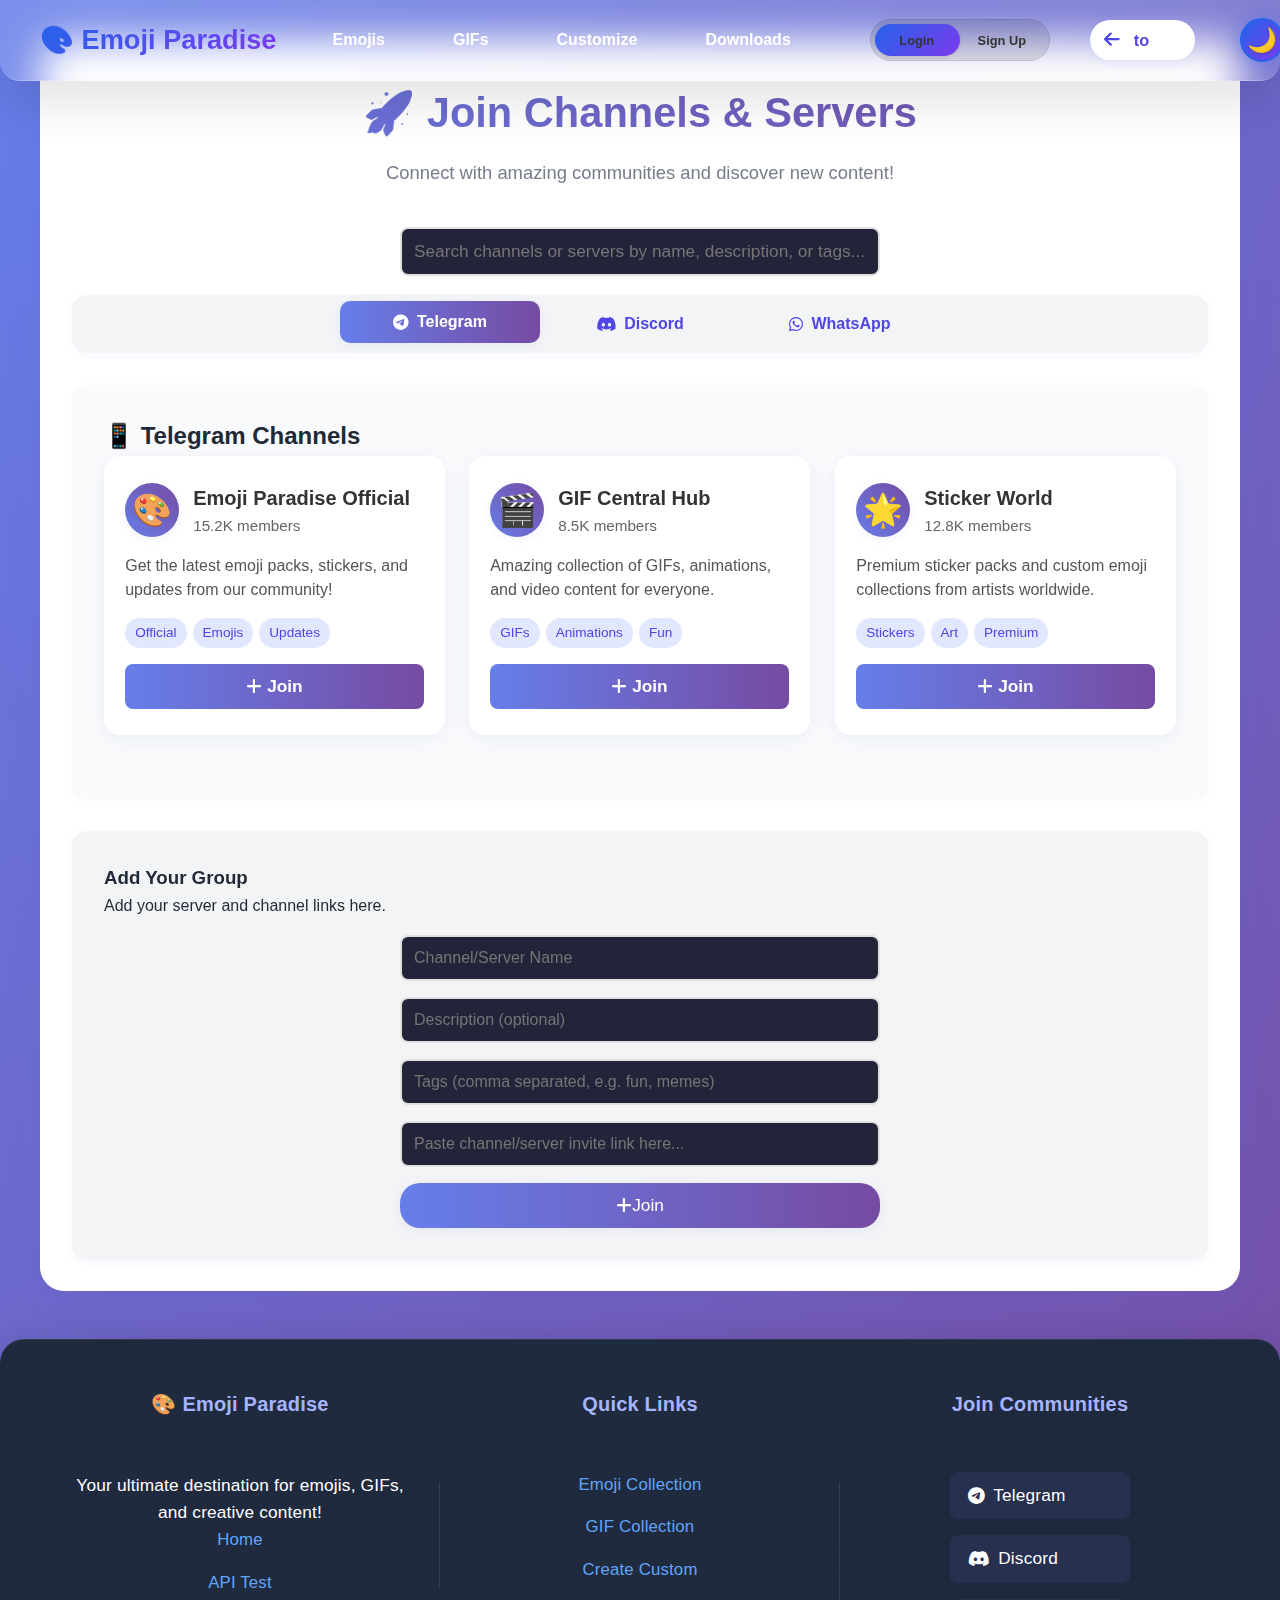
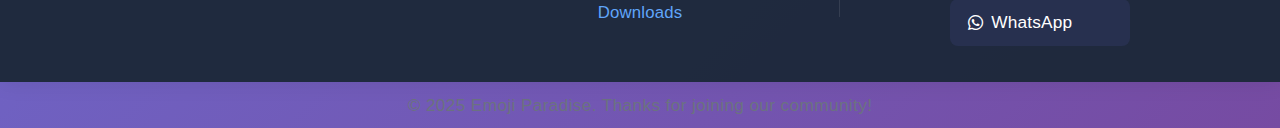
<file: join-channels.html>
<!DOCTYPE html>
<html lang="en">
<head>
    <meta charset="UTF-8">
    <meta name="viewport" content="width=device-width, initial-scale=1.0">
    <title>Join Channels & Servers - Emoji Paradise</title>
    <link rel="stylesheet" href="style.css">
    <link href="https://cdnjs.cloudflare.com/ajax/libs/font-awesome/6.0.0/css/all.min.css" rel="stylesheet">
    <script src="theme.js"></script>
    <script src="auth.js"></script>
    <script>
    // Override auth functions immediately after auth.js loads for join-channels page
    (function() {
        // Wait for auth.js to be ready
        function initJoinChannelsAuth() {
            console.log('Initializing join-channels auth overrides...');
            
            // Override showAuthModal
            window.showAuthModal = function(type) {
                console.log('Join-channels showAuthModal called with:', type);
                var modal = document.getElementById('auth-modal');
                if (!modal) {
                    console.error('Modal not found!');
                    return;
                }
                
                console.log('Modal found, current classes:', modal.className);
                console.log('Modal current display:', getComputedStyle(modal).display);
                
                // Remove any inline styles that might conflict and add active class
                modal.style.display = '';
                modal.classList.add('active');
                
                console.log('Added active class, new classes:', modal.className);
                console.log('New display style:', getComputedStyle(modal).display);
                console.log('Visibility:', getComputedStyle(modal).visibility);
                console.log('Opacity:', getComputedStyle(modal).opacity);
                
                var loginForm = document.getElementById('login-form');
                var signupForm = document.getElementById('signup-form');
                
                console.log('Forms found - Login:', !!loginForm, 'Signup:', !!signupForm);
                
                if (loginForm && signupForm) {
                    // Hide all forms first and remove active classes
                    loginForm.style.display = 'none';
                    loginForm.classList.remove('active');
                    signupForm.style.display = 'none';
                    signupForm.classList.remove('active');
                    
                    // Show the correct form with both display and active class
                    if (type === 'login') {
                        loginForm.style.display = 'block';
                        loginForm.classList.add('active');
                        console.log('Showing login form with active class');
                    } else if (type === 'signup') {
                        signupForm.style.display = 'block';
                        signupForm.classList.add('active');
                        console.log('Showing signup form with active class');
                    }
                }
                
                // Update nav button states
                var loginBtn = document.getElementById('nav-login-btn');
                var signupBtn = document.getElementById('nav-signup-btn');
                if (loginBtn && signupBtn) {
                    loginBtn.classList.remove('active');
                    signupBtn.classList.remove('active');
                    if (type === 'signup') {
                        signupBtn.classList.add('active');
                    } else {
                        loginBtn.classList.add('active');
                    }
                    console.log('Updated nav button states');
                }
                
                // Focus first input
                setTimeout(function() {
                    var input = (type === 'login') ? document.getElementById('login-username') : document.getElementById('signup-username');
                    if (input) {
                        input.focus();
                        console.log('Focused input:', input.id);
                    }
                }, 100);
                
                console.log('Modal should now be visible with active class:', modal.classList.contains('active'));
            };
            
            // Override closeAuthModal
            window.closeAuthModal = function() {
                console.log('Join-channels closeAuthModal called');
                var modal = document.getElementById('auth-modal');
                if (modal) {
                    modal.classList.remove('active');
                    
                    // Also reset form states
                    var loginForm = document.getElementById('login-form');
                    var signupForm = document.getElementById('signup-form');
                    if (loginForm) {
                        loginForm.style.display = 'none';
                        loginForm.classList.remove('active');
                    }
                    if (signupForm) {
                        signupForm.style.display = 'none';
                        signupForm.classList.remove('active');
                    }
                    
                    // Reset nav button states
                    var loginBtn = document.getElementById('nav-login-btn');
                    var signupBtn = document.getElementById('nav-signup-btn');
                    if (loginBtn && signupBtn) {
                        loginBtn.classList.remove('active');
                        signupBtn.classList.remove('active');
                    }
                }
            };
            
            // Add form handlers
            window.handleLogin = function(e) { 
                e.preventDefault(); 
                closeAuthModal(); 
                alert('Login submitted!'); 
            };
            
            window.handleSignup = function(e) { 
                e.preventDefault(); 
                closeAuthModal(); 
                alert('Signup submitted!'); 
            };
            
            // Close modal only when clicking outside modal-content
            document.addEventListener('mousedown', function(e) {
                var modal = document.getElementById('auth-modal');
                if (!modal || !modal.classList.contains('active')) return;
                var modalContent = modal.querySelector('.modal-content');
                if (e.target === modal && !modalContent.contains(e.target)) closeAuthModal();
                // If click is directly on modal (background), close
                if (e.target === modal) closeAuthModal();
            });
            
            // Close modal on Escape key
            document.addEventListener('keydown', function(e) {
                if (e.key === 'Escape') closeAuthModal();
            });
            
            console.log('Join-channels auth overrides ready!');
        }
        
        // Initialize immediately or wait for DOM
        if (document.readyState === 'loading') {
            document.addEventListener('DOMContentLoaded', initJoinChannelsAuth);
        } else {
            initJoinChannelsAuth();
        }
    })();
    </script>
</head>
    <body>
        <header>
        <!-- Login/Signup Modal (copied from index.html, minimal) -->
        <div id="auth-modal" class="modal" role="dialog" aria-modal="true" aria-labelledby="auth-modal-title">
            <div class="modal-content auth-container animated-modal" tabindex="-1">
                <div class="auth-close" onclick="closeAuthModal()" aria-label="Close authentication modal">
                    <span></span>
                    <span></span>
                </div>
                <div class="auth-illustration auth-illustration-center">
                    <span class="emoji" id="auth-emoji inline">🔒</span>
                </div>
                <div class="auth-modal-logo auth-modal-logo-flex">
                    <h1 id="auth-modal-title" class="auth-modal-logo-title">Emoji Paradise</h1>
                    <span>Authentication Modal</span>
                </div>
                <div class="auth-content">
                    <form id="login-form" class="auth-form animated-form" onsubmit="handleLogin(event)">
                        <div class="form-header form-header-center">
                            <h2 class="form-header-title-mb">Welcome Back!</h2>
                            <p class="subtitle form-header-subtitle-mb">Login to continue to your account</p>
                        </div>
                        <div class="form-group form-group-mb">
                            <div class="input-group">
                                <input type="text" id="login-username" required autocomplete="username" placeholder=" " aria-label="Username">
                                <label for="login-username">Username</label>
                                <span class="input-icon"><i class="fas fa-user"></i></span>
                                <div class="input-underline"></div>
                            </div>
                        </div>
                        <div class="form-group form-group-mb">
                            <div class="input-group">
                                <input type="password" id="login-password" required autocomplete="current-password" placeholder=" " aria-label="Password">
                                <label for="login-password">Password</label>
                                <span class="input-icon"><i class="fas fa-lock"></i></span>
                                <div class="input-underline"></div>
                            </div>
                        </div>
                        <button type="submit" class="btn btn-primary btn-block btn-animate btn-block-mb">
                            <span class="btn-text">Login</span>
                        </button>
                    </form>
                    <form id="signup-form" class="auth-form animated-form" onsubmit="handleSignup(event)">
                        <div class="form-header form-header-center">
                            <h2 class="form-header-title-mb">Create Account</h2>
                            <p class="subtitle form-header-subtitle-mb">Join our emoji paradise community</p>
                        </div>
                        <div class="form-group form-group-mb">
                            <div class="input-group">
                                <input type="text" id="signup-username" required autocomplete="username" placeholder=" " aria-label="Username">
                                <label for="signup-username">Username</label>
                                <span class="input-icon"><i class="fas fa-user"></i></span>
                                <div class="input-underline"></div>
                            </div>
                        </div>
                        <div class="form-group form-group-mb">
                            <div class="input-group">
                                <input type="email" id="signup-email" required placeholder=" " aria-label="Email">
                                <label for="signup-email">Email</label>
                                <span class="input-icon"><i class="fas fa-envelope"></i></span>
                                <div class="input-underline"></div>
                            </div>
                        </div>
                        <div class="form-group form-group-mb-small">
                            <div class="input-group">
                                <input type="password" id="signup-password" required autocomplete="new-password" placeholder=" " aria-label="Password">
                                <label for="signup-password">Password</label>
                                <span class="input-icon"><i class="fas fa-lock"></i></span>
                                <div class="input-underline"></div>
                            </div>
                        </div>
                        <button type="submit" class="btn btn-primary btn-block btn-animate btn-block-mb">
                            <span class="btn-text">Sign Up</span>
                        </button>
                    </form>
                </div>
            </div>
        </div>
            <nav class="navbar">
                <div class="nav-container">
                    <div class="logo" style="flex: 0 0 auto; display: flex; align-items: center; justify-content: flex-start; min-width: 0;">
                        <h1 style="font-size: 1.7rem; margin: 0; white-space: nowrap; overflow: visible; text-overflow: unset; max-width: none; text-align: left;">
                            <a href="index.html" style="color: inherit; text-decoration: none;">🎨 Emoji Paradise</a>
                        </h1>
                    </div>
                    <div class="hamburger" onclick="toggleMenu()">
                        <span></span>
                        <span></span>
                        <span></span>
                    </div>
                    <ul class="nav-menu">
                        <li><a href="index.html#emojis" class="nav-link">Emojis</a></li>
                        <li><a href="index.html#gifs" class="nav-link">GIFs</a></li>
                        <li><a href="index.html#customize" class="nav-link">Customize</a></li>
                        <li><a href="index.html#downloads" class="nav-link">Downloads</a></li>
                        <li><a href="join-channels.html" class="nav-link join-btn active" id="join-channels-btn" style="display:none;">Join Channels/Servers</a></li>
                        <li class="nav-item auth-container">
                            <div class="auth-toggle">
                                <button type="button" class="auth-btn" data-tab="login" id="nav-login-btn" onclick="showAuthModal('login')">Login</button>
                                <button type="button" class="auth-btn" data-tab="signup" id="nav-signup-btn" onclick="showAuthModal('signup')">Sign Up</button>
                                <span class="auth-slider"></span>
                            </div>
                        </li>
                        <li class="nav-item">
                            <a href="index.html" class="nav-link back-to-main">
                                <i class="fas fa-arrow-left"></i> Back to Main
                            </a>
                        </li>
                    </ul>
                </div>
            </nav>
        </header>
        <script>
        // Add theme toggle button to nav if not present (for consistency with index.html)
        document.addEventListener('DOMContentLoaded', function() {
            if (!document.querySelector('.theme-toggle')) {
                if (typeof initTheme === 'function') initTheme();
            }
            
            // Initialize auth system if available
            if (typeof initAuth === 'function') {
                initAuth().catch(function(error) {
                    console.log('Auth initialization failed, using fallback:', error);
                });
            }
            
            // Test the auth modal functions and structure
            console.log('Testing auth functions...');
            console.log('showAuthModal available:', typeof window.showAuthModal);
            console.log('closeAuthModal available:', typeof window.closeAuthModal);
            
            // Check modal structure
            const modal = document.getElementById('auth-modal');
            const loginForm = document.getElementById('login-form');
            const signupForm = document.getElementById('signup-form');
            console.log('Modal found:', !!modal);
            console.log('Login form found:', !!loginForm);
            console.log('Signup form found:', !!signupForm);
            
            // Ensure forms are initially hidden
            if (loginForm) {
                loginForm.style.display = 'none';
                console.log('Login form hidden initially');
            }
            if (signupForm) {
                signupForm.style.display = 'none';
                console.log('Signup form hidden initially');
            }
        });
        </script>

    <main>
    <div class="join-channels-container">
        <div class="join-header animate-fade-in-up" data-animate>
            <h1>🚀 Join Channels & Servers</h1>
            <p>Connect with amazing communities and discover new content!</p>
        </div>

        <!-- Search Bar -->
        <div class="search-bar-container animate-fade-in-up" data-animate style="max-width:480px;margin:0 auto 1.2rem auto;">
            <input type="text" id="channel-search" class="custom-join-input" placeholder="Search channels or servers by name, description, or tags..." oninput="filterChannels()" style="width:100%;font-size:1.08rem;">
        </div>

        <!-- Platform Selection Tabs -->
        <div class="platform-tabs animate-fade-in-up" data-animate>
            <button class="platform-tab active" onclick="showPlatform('telegram')">
                <i class="fab fa-telegram"></i>
                Telegram
            </button>
            <button class="platform-tab" onclick="showPlatform('discord')">
                <i class="fab fa-discord"></i>
                Discord
            </button>
            <button class="platform-tab" onclick="showPlatform('whatsapp')">
                <i class="fab fa-whatsapp"></i>
                WhatsApp
            </button>
        </div>

        <!-- Status Message -->
        <div id="status-message" class="status-message"></div>

        <!-- Confetti Canvas -->
        <canvas id="confetti-canvas" style="position:fixed;pointer-events:none;top:0;left:0;width:100vw;height:100vh;z-index:9999;display:none;"></canvas>

        <!-- Telegram Channels -->
        <div id="telegram-content" class="platform-content active">
            <h2>📱 Telegram Channels</h2>
            <div class="channel-grid" id="telegram-channels">
                <!-- Telegram channels will be loaded here -->
            </div>
        </div>

        <!-- Discord Servers -->
        <div id="discord-content" class="platform-content">
            <h2>🎮 Discord Servers</h2>
            <div class="channel-grid" id="discord-servers">
                <!-- Discord servers will be loaded here -->
            </div>
        </div>

        <!-- WhatsApp Groups -->
        <div id="whatsapp-content" class="platform-content">
            <h2>💚 WhatsApp Groups</h2>
            <div class="channel-grid" id="whatsapp-groups">
                <!-- WhatsApp groups will be loaded here -->
            </div>
        </div>

        <!-- Custom Join Section -->
        <div class="custom-join-section animate-fade-in-up" data-animate>
            <h3>Add Your Group</h3>
            <p>Add your server and channel links here.</p>
            <form class="custom-join-form" onsubmit="joinCustomChannel(event)">
                <input type="text" id="custom-name" class="custom-join-input" placeholder="Channel/Server Name" maxlength="64" required>
                <input type="text" id="custom-description" class="custom-join-input" placeholder="Description (optional)" maxlength="120">
                <input type="text" id="custom-tags" class="custom-join-input" placeholder="Tags (comma separated, e.g. fun, memes)" maxlength="60">
                <input type="url" id="custom-link" class="custom-join-input" placeholder="Paste channel/server invite link here..." required>
                <button type="submit" class="join-btn custom-join-btn">
                    <i class="fas fa-plus"></i> Join
                </button>
            </form>
        </div>
    </div>

    <script>
        // Global variables
        let currentPlatform = 'telegram';
        let joinedChannels = new Set();

        // Platform data
        const platformData = {
            telegram: [
                {
                    id: 'emoji_paradise',
                    name: 'Emoji Paradise Official',
                    description: 'Get the latest emoji packs, stickers, and updates from our community!',
                    members: '15.2K',
                    tags: ['Official', 'Emojis', 'Updates'],
                    link: 'https://t.me/emoji_paradise_official',
                    icon: '🎨'
                },
                {
                    id: 'gif_central',
                    name: 'GIF Central Hub',
                    description: 'Amazing collection of GIFs, animations, and video content for everyone.',
                    members: '8.5K',
                    tags: ['GIFs', 'Animations', 'Fun'],
                    link: 'https://t.me/gif_central_hub',
                    icon: '🎬'
                },
                {
                    id: 'sticker_world',
                    name: 'Sticker World',
                    description: 'Premium sticker packs and custom emoji collections from artists worldwide.',
                    members: '12.8K',
                    tags: ['Stickers', 'Art', 'Premium'],
                    link: 'https://t.me/sticker_world_premium',
                    icon: '🌟'
                }
            ],
            discord: [
                {
                    id: 'emoji_paradise_discord',
                    name: 'Emoji Paradise Community',
                    description: 'Chat with fellow emoji enthusiasts, share creations, and get support!',
                    members: '5.2K',
                    tags: ['Community', 'Chat', 'Support'],
                    link: 'https://discord.gg/emoji-paradise',
                    icon: '🎨'
                },
                {
                    id: 'creative_minds',
                    name: 'Creative Minds',
                    description: 'A place for digital artists, designers, and creators to collaborate.',
                    members: '3.8K',
                    tags: ['Art', 'Design', 'Collaboration'],
                    link: 'https://discord.gg/creative-minds',
                    icon: '🎭'
                }
            ],
            whatsapp: [
                {
                    id: 'emoji_lovers',
                    name: 'Emoji Lovers',
                    description: 'Share your favorite emojis and discover new ones with like-minded people.',
                    members: '256',
                    tags: ['Emojis', 'Sharing', 'Community'],
                    link: 'https://chat.whatsapp.com/emoji-lovers',
                    icon: '😍'
                },
                {
                    id: 'gif_enthusiasts',
                    name: 'GIF Enthusiasts',
                    description: 'The best place to share and discover amazing GIFs and animations.',
                    members: '189',
                    tags: ['GIFs', 'Fun', 'Entertainment'],
                    link: 'https://chat.whatsapp.com/gif-enthusiasts',
                    icon: '🎉'
                }
            ]
        };

        // Filter and search logic
        let lastSearchQuery = '';
        function filterChannels() {
            const query = document.getElementById('channel-search').value.trim().toLowerCase();
            lastSearchQuery = query;
            loadChannels(currentPlatform, query);
        }

        function loadChannels(platform, searchQuery = '') {
            const container = document.getElementById(`${platform}-${platform === 'discord' ? 'servers' : platform === 'whatsapp' ? 'groups' : 'channels'}`);
            let channels = platformData[platform] || [];
            if (searchQuery) {
                channels = channels.filter(channel => {
                    const name = (channel.name || '').toLowerCase();
                    const desc = (channel.description || '').toLowerCase();
                    const tags = (channel.tags || []).join(' ').toLowerCase();
                    return name.includes(searchQuery) || desc.includes(searchQuery) || tags.includes(searchQuery);
                });
            }
            container.innerHTML = channels.length > 0
                ? channels.map(channel => createChannelCard(channel)).join('')
                : `<div style="text-align:center;color:var(--text-secondary,#888);padding:2rem 0;">No channels or servers found.</div>`;
        }

        // Initialize page
        document.addEventListener('DOMContentLoaded', function() {
            loadChannels('telegram');
            loadJoinedChannels();
            loadFooterStats(); // Load footer statistics
            // Enhance scroll animations on load
            if (window.Animations && typeof window.Animations.initScrollAnimations === 'function') {
                window.Animations.initScrollAnimations();
            }
            // If search bar exists, restore last query
            const searchInput = document.getElementById('channel-search');
            if (searchInput && lastSearchQuery) {
                searchInput.value = lastSearchQuery;
                filterChannels();
            }
        });

        // Show platform content
        function showPlatform(platform) {
            // Update tabs
            document.querySelectorAll('.platform-tab').forEach(tab => {
                tab.classList.remove('active');
            });
            document.querySelector(`[onclick="showPlatform('${platform}')"]`).classList.add('active');

            // Update content
            document.querySelectorAll('.platform-content').forEach(content => {
                content.classList.remove('active');
            });
            document.getElementById(`${platform}-content`).classList.add('active');

            currentPlatform = platform;
            // Use last search query if present
            const searchInput = document.getElementById('channel-search');
            const query = searchInput ? searchInput.value.trim().toLowerCase() : '';
            loadChannels(platform, query);
        }

        // Create channel card HTML
        function createChannelCard(channel) {
            const isJoined = joinedChannels.has(channel.id);
            const buttonText = isJoined ? 'Joined' : 'Join';
            const buttonClass = isJoined ? 'joined' : '';
            return `
                <div class="channel-card animate-fade-in-up" data-animate>
                    <div class="channel-header">
                        <div class="channel-icon">${channel.icon}</div>
                        <div class="channel-info">
                            <h3>${channel.name}</h3>
                            <div class="members">${channel.members} members</div>
                        </div>
                    </div>
                    <div class="channel-description">${channel.description}</div>
                    <div class="channel-tags">
                        ${channel.tags.map(tag => `<span class="tag">${tag}</span>`).join('')}
                    </div>
                    <button class="join-btn ${buttonClass}" onclick="joinChannel('${channel.id}', '${channel.link}', this)" ${isJoined ? 'disabled' : ''} data-animate>
                        <i class="fas ${isJoined ? 'fa-check' : 'fa-plus'}"></i>
                        ${buttonText}
                    </button>
                </div>
            `;
        }

        // Join channel function
        function joinChannel(channelId, link, buttonElement) {
            if (joinedChannels.has(channelId)) {
                showStatusMessage('You have already joined this channel!', 'warning');
                return;
            }
            // Add ripple effect
            triggerButtonRipple(buttonElement, event);
            // Update button state
            buttonElement.classList.add('joining', 'animate-pulse');
            buttonElement.innerHTML = '<i class="fas fa-spinner fa-spin"></i> Joining...';
            buttonElement.disabled = true;
            // Simulate API call
            setTimeout(() => {
                // Open the channel link
                window.open(link, '_blank');
                // Update local state
                joinedChannels.add(channelId);
                saveJoinedChannels();
                // Update button
                buttonElement.classList.remove('joining', 'animate-pulse');
                buttonElement.classList.add('joined');
                buttonElement.innerHTML = '<i class="fas fa-check"></i> Joined';
                showStatusMessage('Successfully joined the channel! Check your new tab.', 'success');
                // Confetti effect
                launchConfetti();
                // Send join event to backend
                sendJoinEvent(channelId, link, currentPlatform);
                // Notify parent window if opened from main site
                if (window.opener) {
                    const channelData = platformData[currentPlatform].find(ch => ch.id === channelId);
                    window.opener.postMessage({
                        type: 'channel-joined',
                        channelId: channelId,
                        channelName: channelData ? channelData.name : 'Unknown Channel',
                        platform: currentPlatform
                    }, '*');
                }
            }, 1500);
        }

        // Join custom channel
        function joinCustomChannel(event) {
            if (event) event.preventDefault();
            const nameInput = document.getElementById('custom-name');
            const descInput = document.getElementById('custom-description');
            const tagsInput = document.getElementById('custom-tags');
            const linkInput = document.getElementById('custom-link');
            const name = nameInput.value.trim();
            const description = descInput.value.trim();
            const tags = tagsInput.value.split(',').map(t => t.trim()).filter(Boolean);
            const link = linkInput.value.trim();

            if (!name) {
                showStatusMessage('Please enter a channel/server name.', 'error');
                nameInput.focus();
                return;
            }
            if (!link) {
                showStatusMessage('Please enter a valid channel/server link.', 'error');
                linkInput.focus();
                return;
            }
            if (!isValidChannelLink(link)) {
                showStatusMessage('Invalid link format. Please check the link and try again.', 'error');
                linkInput.focus();
                return;
            }

            // Open link and show success message
            window.open(link, '_blank');
            nameInput.value = '';
            descInput.value = '';
            tagsInput.value = '';
            linkInput.value = '';
            showStatusMessage('Opening channel/server link in new tab!', 'success');

            // Send custom join event (with extra fields)
            sendJoinEvent('custom', link, 'custom', { name, description, tags });

            // Notify parent window if opened from main site
            if (window.opener) {
                window.opener.postMessage({
                    type: 'channel-joined',
                    channelId: 'custom',
                    channelName: name || 'Custom Channel',
                    platform: 'custom',
                    description,
                    tags
                }, '*');
            }
        }

        // Validate channel link
        function isValidChannelLink(link) {
            const patterns = [
                /^https:\/\/t\.me\/\w+/, // Telegram
                /^https:\/\/discord\.gg\/\w+/, // Discord
                /^https:\/\/chat\.whatsapp\.com\/\w+/, // WhatsApp
                /^https:\/\/discord\.com\/invite\/\w+/ // Discord alternative
            ];

            return patterns.some(pattern => pattern.test(link));
        }

        // Show status message
        function showStatusMessage(message, type) {
            const statusElement = document.getElementById('status-message');
            statusElement.className = `status-message ${type}`;
            statusElement.textContent = message;
            statusElement.style.display = 'block';

            // Auto-hide after 5 seconds
            setTimeout(() => {
                statusElement.style.display = 'none';
            }, 5000);
        }

        // Backend URL configuration
        function getBackendUrl(path) {
            // Change this port if your backend runs on a different port
            const backendPort = 5000;
            // Use the same host as the frontend to avoid CORS issues
            const backendHost = window.location.hostname === 'localhost' ? 'localhost' : '127.0.0.1';
            return `http://${backendHost}:${backendPort}${path}`;
        }

        // Send join event to backend
        function sendJoinEvent(channelId, link, platform, extra = {}) {
            fetch(getBackendUrl('/api/join-channel'), {
                method: 'POST',
                headers: {
                    'Content-Type': 'application/json',
                },
                credentials: 'include',
                body: JSON.stringify({
                    channelId: channelId,
                    link: link,
                    platform: platform,
                    timestamp: new Date().toISOString(),
                    ...extra
                })
            })
            .then(response => response.json())
            .then(data => {
                console.log('Join event sent successfully:', data);
            })
            .catch(error => {
                console.error('Error sending join event:', error);
            });
        }

        // Save joined channels to localStorage
        function saveJoinedChannels() {
            localStorage.setItem('joinedChannels', JSON.stringify(Array.from(joinedChannels)));
        }

        // Load joined channels from localStorage
        function loadJoinedChannels() {
            const saved = localStorage.getItem('joinedChannels');
            if (saved) {
                joinedChannels = new Set(JSON.parse(saved));
            }
        }

        // Mobile menu toggle
        function toggleMenu() {
            const navMenu = document.querySelector('.nav-menu');
            navMenu.classList.toggle('active');
        }

        // Load footer stats
        async function loadFooterStats() {
            try {
                const response = await fetch(getBackendUrl('/api/channel-stats'));
                if (response.ok) {
                    const data = await response.json();
                    if (data.success) {
                        const statsElement = document.getElementById('footer-stats');
                        statsElement.innerHTML = `
                            ${data.stats.totalJoins} Total Joins • 
                            ${data.stats.totalChannels} Active Channels • 
                            ${Object.keys(data.stats.platformStats).length} Platforms
                        `;
                    }
                }
            } catch (error) {
                console.log('Could not load footer stats:', error);
            }
        }

        // Button ripple effect (copied from animations.js for standalone use)
        function triggerButtonRipple(button, event) {
            if (!event) return;
            const rect = button.getBoundingClientRect();
            const x = event.clientX - rect.left;
            const y = event.clientY - rect.top;
            const ripple = document.createElement('span');
            ripple.className = 'ripple';
            ripple.style.left = `${x}px`;
            ripple.style.top = `${y}px`;
            button.appendChild(ripple);
            setTimeout(() => { ripple.remove(); }, 1000);
        }
        // Confetti effect
        function launchConfetti() {
            const canvas = document.getElementById('confetti-canvas');
            canvas.width = window.innerWidth;
            canvas.height = window.innerHeight;
            canvas.style.display = 'block';
            const ctx = canvas.getContext('2d');
            const confettiCount = 120;
            const confetti = [];
            for (let i = 0; i < confettiCount; i++) {
                confetti.push({
                    x: Math.random() * canvas.width,
                    y: Math.random() * -canvas.height,
                    r: Math.random() * 6 + 4,
                    d: Math.random() * confettiCount,
                    color: `hsl(${Math.random()*360}, 70%, 60%)`,
                    tilt: Math.random() * 10 - 10
                });
            }
            let angle = 0;
            function draw() {
                ctx.clearRect(0, 0, canvas.width, canvas.height);
                angle += 0.01;
                for (let i = 0; i < confettiCount; i++) {
                    let c = confetti[i];
                    ctx.beginPath();
                    ctx.arc(c.x, c.y, c.r, 0, 2 * Math.PI);
                    ctx.fillStyle = c.color;
                    ctx.fill();
                    c.y += Math.cos(angle + c.d) + 2 + c.r/2;
                    c.x += Math.sin(angle) * 2;
                    if (c.y > canvas.height) {
                        c.x = Math.random() * canvas.width;
                        c.y = Math.random() * -20;
                    }
                }
            }
            let frame = 0;
            function animate() {
                draw();
                frame++;
                if (frame < 80) {
                    requestAnimationFrame(animate);
                } else {
                    canvas.style.display = 'none';
                }
            }
            animate();
        }

        // Keyboard shortcuts
        document.addEventListener('keydown', function(e) {
            if (e.key === 'Escape') {
                window.history.back();
            }
        });
    </script>

    <footer>
        <div class="footer-content footer-headings-horizontal">
            <div class="footer-heading-row">
                <div class="footer-heading">🎨 Emoji Paradise</div>
                <div class="footer-heading">Quick Links</div>
                <div class="footer-heading">Join Communities</div>
            </div>
            <div class="footer-sections-vertical">
                <div class="footer-section">
                    <p>Your ultimate destination for emojis, GIFs, and creative content!</p>
                    <div class="footer-links">
                        <a href="index.html">Home</a>
                        <a href="test-join-channels.html" target="_blank">API Test</a>
                    </div>
                </div>
                <div class="footer-section">
                    <div class="footer-links">
                        <a href="index.html#emojis">Emoji Collection</a>
                        <a href="index.html#gifs">GIF Collection</a>
                        <a href="index.html#customize">Create Custom</a>
                        <a href="index.html#downloads">Downloads</a>
                    </div>
                </div>
                <div class="footer-section footer-section-horizontal">
                    <div class="footer-horizontal-links footer-vertical-links">
                        <a href="#" onclick="showPlatform('telegram')" class="platform-link">
                            <i class="fab fa-telegram"></i> Telegram
                        </a>
                        <a href="#" onclick="showPlatform('discord')" class="platform-link">
                            <i class="fab fa-discord"></i> Discord
                        </a>
                        <a href="#" onclick="showPlatform('whatsapp')" class="platform-link">
                            <i class="fab fa-whatsapp"></i> WhatsApp
                        </a>
                    </div>
                </div>
            </div>
        </div>
        <div class="footer-bottom">
            <div class="footer-stats" id="footer-stats">
                <!-- Stats will be loaded here -->
            </div>
        </div>
    </footer>
    <script src="animations.js"></script>
    <style>
    /* Make join communities links vertical in the footer */
    .footer-vertical-links {
        display: flex !important;
        flex-direction: column !important;
        gap: 16px !important;
        align-items: flex-start !important;
        justify-content: flex-start !important;
    }
    .footer-vertical-links .platform-link {
        width: 180px;
        justify-content: flex-start;
        font-size: 1.08rem;
        font-weight: 500;
        background: rgba(76, 81, 162, 0.18);
        padding: 10px 18px;
        border-radius: 8px;
        margin: 0;
        transition: background 0.2s, color 0.2s;
        text-decoration: none;
    }
    .footer-vertical-links .platform-link:hover {
        background: linear-gradient(90deg, #667eea 0%, #764ba2 100%);
        color: #fff;
        text-decoration: none;
    }
    @media (max-width: 900px) {
        .footer-vertical-links {
            width: 100%;
            align-items: stretch !important;
        }
        .footer-vertical-links .platform-link {
            width: 100%;
        }
    }
    </style>
    <div class="copyright-footer">
        &copy; 2025 Emoji Paradise. Thanks for joining our community!
    </div>
</body>
</html>
</file>
<file: style.css>
/* Fully rounded borders for auth modal input fields and buttons */
.auth-form input,
.auth-form button,
.auth-form .btn-social {
    border-radius: 50px !important;
}

.auth-form input:focus,
.auth-form input:active {
    border-radius: 50px !important;
}

[data-theme="dark"] .auth-form input,
[data-theme="dark"] .auth-form input:focus,
[data-theme="dark"] .auth-form input:active {
    border-radius: 50px !important;
}

/* Remove three-dot animation from login and signup buttons */
.auth-form .login-btn .dot,
.auth-form .signup-btn .dot {
    display: none !important;
}
#signup-form .btn-social.btn-google {
  margin-bottom: 0.05rem !important;
}
/* --- Footer headings horizontal, sections vertical --- */
.footer-headings-horizontal {
    display: flex;
    flex-direction: column;
    align-items: stretch;
    width: 100%;
}
.copyright-footer {
        text-align: center;
        width: 100%;
        margin: 10px 0 8px 0;
        font-size: 1.08rem;
        color: var(--text-secondary, #888);
        font-weight: 500;
        letter-spacing: 0.02em;
        background: none;
    }
.footer-heading-row {
    display: flex;
    flex-direction: row;
    justify-content: center;
    align-items: flex-end;
    gap: 0;
    width: 100%;
    margin-bottom: 1.2rem;
    
}
.footer-heading {
    flex: 1 1 0;
    text-align: center;
    font-size: 1.25rem;
    font-weight: 700;
    color: #a5b4fc;
    letter-spacing: 0.01em;
    padding: 0 32px;
    min-width: 220px;
}
.footer-sections-vertical {
    display: flex;
    flex-direction: row;
    justify-content: center;
    align-items: flex-start;
    width: 100%;
}
.footer-sections-vertical .footer-section {
    flex: 1 1 0;
    display: flex;
    flex-direction: column;
    align-items: center;
    justify-content: flex-start;
    padding: 0 32px;
    min-width: 220px;
    position: relative;
}
.footer-sections-vertical .footer-section:not(:last-child)::after {
    content: '';
    position: absolute;
    top: 10px;
    right: 0;
    width: 1.5px;
    height: calc(100% - 20px);
    background: rgba(255,255,255,0.10);
    border-radius: 2px;
}
@media (max-width: 900px) {
    .footer-heading-row, .footer-sections-vertical {
        flex-direction: column;
        align-items: stretch;
    }
    .footer-heading {
        min-width: unset;
        padding: 0 8px;
    }
    .footer-sections-vertical .footer-section {
        padding: 0 8px;
        min-width: unset;
    }
    .footer-sections-vertical .footer-section:not(:last-child)::after {
        display: none;
    }
}
/* --- Custom horizontal section for join communities in footer --- */
.footer-section-horizontal {
    display: flex;
    flex-direction: column;
    align-items: center;
    justify-content: center;
    width: 100%;
    padding: 0 32px;
    position: relative;
}
.footer-horizontal-label {
    font-size: 1.15rem;
    font-weight: 700;
    margin-bottom: 0.7rem;
    color: #a5b4fc;
    letter-spacing: 0.01em;
}
.footer-horizontal-divider {
    width: 80%;
    height: 2px;
    background: linear-gradient(90deg, #667eea 0%, #764ba2 100%);
    margin: 0.5rem 0 1.1rem 0;
    border-radius: 2px;
    opacity: 0.7;
}
.footer-horizontal-links {
    display: flex;
    flex-direction: row;
    gap: 24px;
    justify-content: center;
    align-items: center;
}
.footer-horizontal-links .platform-link {
    color: #fff;
    font-size: 1.08rem;
    font-weight: 500;
    display: flex;
    align-items: center;
    gap: 8px;
    background: rgba(76, 81, 162, 0.18);
    padding: 8px 18px;
    border-radius: 8px;
    transition: background 0.2s, color 0.2s;
    text-decoration: none;
}
.footer-horizontal-links .platform-link:hover {
    background: linear-gradient(90deg, #667eea 0%, #764ba2 100%);
    color: #fff;
    text-decoration: underline;
}
@media (max-width: 900px) {
    .footer-section-horizontal {
        padding: 0 8px;
    }
    .footer-horizontal-divider {
        width: 95%;
    }
    .footer-horizontal-links {
        flex-direction: column;
        gap: 14px;
    }
}
/* --- Styles moved from join-channels.html --- */
main {
    min-height: 80vh;
    background: none;
}
:root {
    --card-bg: #fff;
    --primary: #4f46e5;
    --text-secondary: #555;
    --tab-bg: #f3f4f6;
}
[data-theme="dark"] {
    --card-bg: #23243a;
    --primary: #a5b4fc;
    --text-secondary: #bdbdbd;
    --tab-bg: #23243a;
}
.join-channels-container {
    max-width: 1200px;
    margin: 2.5rem auto 2rem auto;
    padding: 2.5rem 2rem 2rem 2rem;
    background: var(--card-bg);
    border-radius: 24px;
    box-shadow: 0 8px 32px rgba(102, 126, 234, 0.10), 0 1.5px 8px rgba(118, 75, 162, 0.08);
    min-height: calc(100vh - 260px);
    position: relative;
}
.join-header {
    text-align: center;
    margin-bottom: 2.5rem;
    color: var(--primary);
}
.join-header h1 {
    font-size: 2.6rem;
    margin-bottom: 0.7rem;
    background: linear-gradient(90deg, #667eea 0%, #764ba2 100%);
    -webkit-background-clip: text;
    -webkit-text-fill-color: transparent;
    background-clip: text;
}
.join-header p {
    font-size: 1.15rem;
    color: var(--text-secondary);
    opacity: 0.92;
}
.platform-tabs {
    display: flex;
    justify-content: center;
    margin-bottom: 2rem;
    background: var(--tab-bg);
    border-radius: 15px;
    padding: 8px;
    box-shadow: 0 2px 8px rgba(102, 126, 234, 0.06);
}
.platform-tab {
    flex: 1;
    max-width: 200px;
    padding: 12px 24px;
    background: transparent;
    border: none;
    color: #4f46e5;
    font-size: 1rem;
    font-weight: 600;
    border-radius: 10px;
    cursor: pointer;
    transition: all 0.3s ease;
    display: flex;
    align-items: center;
    justify-content: center;
    gap: 8px;
}
.platform-tab.active {
    background: linear-gradient(90deg, #667eea 0%, #764ba2 100%);
    color: #fff;
    box-shadow: 0 2px 8px rgba(102, 126, 234, 0.10);
    transform: translateY(-2px);
}
.platform-tab:hover {
    background: #e0e7ff;
    color: #4f46e5;
}
.platform-content {
    display: none;
    background: var(--platform-bg, #f9fafb);
    border-radius: 15px;
    padding: 2rem;
    margin-bottom: 2rem;
    box-shadow: 0 2px 8px rgba(102, 126, 234, 0.04);
}
[data-theme="dark"] .platform-content {
    --platform-bg: #18192b;
}
.platform-content.active {
    display: block;
    animation: fadeInUp 0.5s ease;
}
.channel-grid {
    display: grid;
    grid-template-columns: repeat(auto-fit, minmax(320px, 1fr));
    gap: 1.5rem;
    margin-bottom: 2rem;
}
.channel-card {
    background: var(--card-bg);
    border-radius: 16px;
    padding: 1.5rem 1.2rem;
    box-shadow: 0 4px 18px rgba(102, 126, 234, 0.10);
    transition: all 0.3s ease;
    border: 2px solid transparent;
    display: flex;
    flex-direction: column;
    min-height: 220px;
}
.channel-card:hover {
    transform: translateY(-5px) scale(1.03);
    box-shadow: 0 8px 32px rgba(102, 126, 234, 0.18);
    border-color: #667eea;
}
.channel-header {
    display: flex;
    align-items: center;
    gap: 14px;
    margin-bottom: 1rem;
}
.channel-icon {
    width: 54px;
    height: 54px;
    border-radius: 50%;
    background: linear-gradient(45deg, #667eea, #764ba2);
    display: flex;
    align-items: center;
    justify-content: center;
    color: white;
    font-size: 2rem;
    box-shadow: 0 2px 8px rgba(102, 126, 234, 0.10);
}
.channel-info h3 {
    margin: 0;
    font-size: 1.25rem;
    color: var(--channel-title, #333);
}
[data-theme="dark"] .channel-info h3 {
    --channel-title: #e0e7ff;
}
.channel-info .members {
    color: var(--channel-members, #666);
    font-size: 0.95rem;
}
[data-theme="dark"] .channel-info .members {
    --channel-members: #bdbdbd;
}
.channel-description {
    color: var(--channel-desc, #555);
    margin-bottom: 1rem;
    line-height: 1.5;
}
[data-theme="dark"] .channel-description {
    --channel-desc: #bdbdbd;
}
.channel-tags {
    display: flex;
    flex-wrap: wrap;
    gap: 6px;
    margin-bottom: 1rem;
}
.tag {
    background: var(--tag-bg, #e0e7ff);
    color: var(--tag-color, #4f46e5);
    padding: 4px 10px;
    border-radius: 20px;
    font-size: 0.85rem;
    font-weight: 500;
}
[data-theme="dark"] .tag {
    --tag-bg: #23243a;
    --tag-color: #a5b4fc;
}
.join-btn {
    width: 100%;
    padding: 12px;
    background: linear-gradient(90deg, #667eea, #764ba2);
    color: white;
    border: none;
    border-radius: 8px;
    font-weight: 600;
    cursor: pointer;
    transition: all 0.3s ease;
    position: relative;
    overflow: hidden;
    font-size: 1.08rem;
    margin-top: auto;
}
.join-btn:hover {
    transform: translateY(-2px) scale(1.02);
    box-shadow: 0 8px 20px rgba(102, 126, 234, 0.18);
    color: white;
}
.join-btn.joined {
    background: #10b981;
}
.join-btn.joining {
    background: #6366f1;
    cursor: not-allowed;
}
.custom-join-section {
    background: var(--custom-join-bg, #f3f4f6);
    border-radius: 15px;
    padding: 2rem;
    margin-top: 2rem;
    box-shadow: 0 2px 8px rgba(102, 126, 234, 0.06);
}
[data-theme="dark"] .custom-join-section {
    --custom-join-bg: #18192b;
}
.custom-join-form {
    display: flex;
    flex-direction: column;
    gap: 1rem;
    margin-top: 1rem;
    max-width: 480px;
    margin-left: auto;
    margin-right: auto;
}
.custom-join-input {
    width: 100%;
    padding: 12px;
    border: 2px solid var(--custom-join-input-border, #e0e0e0);
    border-radius: 8px;
    font-size: 1rem;
    transition: border-color 0.3s ease;
    background: var(--custom-join-input-bg, #23243a);
    color: var(--custom-join-input-color, #fff);
    box-sizing: border-box;
}
[data-theme="dark"] .custom-join-input {
    --custom-join-input-border: #23243a;
    --custom-join-input-bg: #23243a;
    --custom-join-input-color: #e0e7ff;
}
.custom-join-input:focus {
    outline: none;
    border-color: #667eea;
}
.status-message {
    padding: 1rem;
    border-radius: 8px;
    margin: 1rem 0;
    display: none;
    font-size: 1.08rem;
}
.status-message.success {
    background: #d1fae5;
    color: #065f46;
    border: 1px solid #10b981;
}
.status-message.error {
    background: #fee2e2;
    color: #991b1b;
    border: 1px solid #ef4444;
}
.status-message.warning {
    background: #fef3c7;
    color: #92400e;
    border: 1px solid #6366f1;
}
@media (max-width: 900px) {
    .join-channels-container {
        padding: 1.2rem 0.5rem;
    }
    .platform-content {
        padding: 1.2rem 0.5rem;
    }
    .custom-join-section {
        padding: 1.2rem 0.5rem;
    }
}
@media (max-width: 768px) {
    .join-channels-container {
        margin: 1rem 0.2rem;
        padding: 0.5rem 0.2rem;
        min-height: unset;
    }
    .platform-tabs {
        flex-direction: column;
        gap: 8px;
    }
    .custom-join-form {
        flex-direction: column;
    }
    .channel-grid {
        grid-template-columns: 1fr;
    }
    .nav-container {
        padding: 0 1rem;
    }
    .hamburger {
        display: flex;
    }
    .nav-menu {
        display: none;
        position: absolute;
        top: 100%;
        left: 0;
        right: 0;
        background: linear-gradient(135deg, #667eea 0%, #764ba2 100%);
        flex-direction: column;
        padding: 1rem;
        box-shadow: 0 4px 20px rgba(0,0,0,0.1);
    }
    .nav-menu.active {
        display: flex;
    }
    .footer-bottom {
        flex-direction: column;
        gap: 1rem;
        text-align: center;
    }
    .footer-content {
        padding: 2rem 1rem 1rem;
        grid-template-columns: 1fr;
    }
}
.logo h1 a, .logo h1 a:hover {
    color: white !important;
    opacity: 1 !important;
    text-decoration: none;
    cursor: pointer;
    transition: none !important;
}
.nav-link.join-btn {
    display: flex;
    align-items: center;
    justify-content: center;
    height: 48px;
    min-width: 170px;
    text-align: center;
    font-weight: 600;
    font-size: 1.08rem;
    line-height: 1.2;
    white-space: pre-line;
    background: linear-gradient(90deg, #667eea, #764ba2);
    color: #fff;
    box-shadow: 0 2px 12px rgba(102, 126, 234, 0.10);
    border: none;
    outline: none;
    position: relative;
    overflow: hidden;
}
.nav-link.join-btn.active,
.nav-link.join-btn:hover {
    background: linear-gradient(90deg, #667eea 0%, #764ba2 100%);
    color: #fff;
    box-shadow: 0 4px 18px rgba(102, 126, 234, 0.18);
    transform: translateY(-2px) scale(1.03);
}
.nav-link.back-to-main {
    background: #fff;
    color: #4f46e5 !important;
    border: none;
    border-radius: 999px;
    font-weight: 600;
    box-shadow: 0 2px 12px rgba(102, 126, 234, 0.10);
    padding: 6px 22px 6px 14px; /* Slightly increased vertical padding */
    display: inline-flex;
    align-items: center;
    gap: 8px;
    font-size: 1.02rem; /* Slightly increased font size */
    transition: all 0.22s cubic-bezier(0.4,0,0.2,1);
    height: 40px; /* Slightly increased height */
    min-height: unset;
}
.nav-link.back-to-main:hover {
    background: #e0e7ff;
    color: #3730a3 !important;
    box-shadow: 0 4px 18px rgba(102, 126, 234, 0.18);
    transform: translateY(-2px) scale(1.04);
}
.nav-link.back-to-main i {
    margin-right: 6px;
    font-size: 1.1em;
    color: inherit;
}
.custom-join-btn {
    width: auto;
    padding: 12px 24px;
    border-radius: 20px;
    font-weight: 500;
    transition: all 0.3s cubic-bezier(0.4,0,0.2,1);
    background: linear-gradient(90deg, #667eea 0%, #764ba2 100%);
    color: #fff;
    box-shadow: 0 2px 12px rgba(102, 126, 234, 0.10);
    position: relative;
    overflow: hidden;
    border: none;
    outline: none;
    display: flex;
    align-items: center;
    justify-content: center;
    font-size: 1.08rem;
}
.custom-join-btn:hover,
.custom-join-btn:focus {
    background: linear-gradient(90deg, #6c63ff 0%, #8b5cf6 100%);
    color: #23243a;
    box-shadow: 0 4px 18px rgba(102, 126, 234, 0.18);
    transform: translateY(-2px) scale(1.04);
}
.custom-join-btn:active {
    opacity: 0.85;
    transform: scale(0.97);
}
@import url('https://fonts.googleapis.com/css2?family=Inter:wght@300;400;500;600;700;800&display=swap');
/* Modern Professional Design with Enhanced Animations */

/* Error and Loading States */
.error-message {
    position: fixed;
    top: 20px;
    left: 50%;
    transform: translateX(-50%);
    background-color: rgba(248, 215, 218, 0.95);
    color: #721c24;
    padding: 14px 20px;
    border-radius: 10px;
    box-shadow: 0 6px 16px rgba(0, 0, 0, 0.12);
    z-index: 9999;
    font-size: 0.95em;
    display: flex;
    align-items: flex-start;
    gap: 14px;
    animation: slideInDown 0.3s ease-out;
    max-width: 90%;
    width: auto;
    min-width: 300px;
    max-width: 500px;
    backdrop-filter: blur(8px);
    border: 1px solid rgba(220, 53, 69, 0.2);
    line-height: 1.5;
}

.error-message i {
    font-size: 1.4em;
    margin-top: 2px;
    flex-shrink: 0;
    color: #dc3545;
}

.error-content {
    flex: 1;
    min-width: 0;
}

.error-message .error-hint {
    font-size: 0.9em;
    opacity: 0.9;
    margin-top: 4px;
}

.failed-resources {
    margin: 6px 0;
    max-height: 120px;
    overflow-y: auto;
    padding-right: 8px;
}

.failed-resource {
    font-family: monospace;
    background: rgba(220, 53, 69, 0.1);
    padding: 4px 8px;
    border-radius: 4px;
    margin: 4px 0;
    font-size: 0.9em;
    word-break: break-all;
    white-space: nowrap;
    overflow: hidden;
    text-overflow: ellipsis;
}

.error-message .close-btn {
    background: none;
    border: none;
    color: inherit;
    font-size: 1.5em;
    cursor: pointer;
    padding: 0 0 0 12px;
    margin: -6px -6px -6px 4px;
    line-height: 1;
    opacity: 0.7;
    transition: all 0.2s ease;
    align-self: flex-start;
}

.error-message .close-btn:hover {
    opacity: 1;
    transform: scale(1.1);
}

.retry-btn {
    background: #dc3545;
    color: white;
    border: none;
    padding: 6px 14px;
    border-radius: 4px;
    margin-top: 10px;
    font-weight: 500;
    cursor: pointer;
    transition: all 0.2s ease;
    font-size: 0.9em;
}

.retry-btn:hover {
    background: #c82333;
    transform: translateY(-1px);
}

.retry-btn:active {
    transform: translateY(0);
}

/* Dark mode support */
[data-theme="dark"] .error-message {
    background-color: rgba(88, 21, 28, 0.95);
    color: #f8d7da;
    box-shadow: 0 6px 16px rgba(0, 0, 0, 0.25);
}

[data-theme="dark"] .failed-resource {
    background: rgba(200, 35, 51, 0.2);
}

[data-theme="dark"] .retry-btn {
    background: #dc3545;
}

[data-theme="dark"] .retry-btn:hover {
    background: #e4606d;
}

/* Loading state */
html.loading {
    cursor: wait;
}

html.loading * {
    pointer-events: none;
}

.loading-overlay {
    position: fixed;
    top: 0;
    left: 0;
    right: 0;
    bottom: 0;
    background: rgba(255, 255, 255, 0.9);
    display: flex;
    flex-direction: column;
    justify-content: center;
    align-items: center;
    z-index: 10000;
    backdrop-filter: blur(4px);
    transition: opacity 0.3s ease, visibility 0.3s ease;
}

.loading-overlay::before {
    content: 'Loading...';
    color: var(--text-color, #333);
    margin-top: 16px;
    font-weight: 500;
}

.loading-spinner {
    width: 50px;
    height: 50px;
    border: 5px solid #f3f3f3;
    border-top: 5px solid #6366f1;
    border-radius: 50%;
    animation: spin 1s linear infinite;
}

@keyframes spin {
    0% { transform: rotate(0deg); }
    100% { transform: rotate(360deg); }
}

@keyframes slideInDown {
    from {
        transform: translate(-50%, -100%);
        opacity: 0;
    }
    to {
        transform: translate(-50%, 0);
        opacity: 1;
    }
}

/* Ensure auth modal is always on top and properly positioned */
#auth-modal {
    z-index: 1000 !important;
    opacity: 0;
    visibility: hidden;
    transition: opacity 0.3s ease, visibility 0.3s ease;
    display: none !important;
    position: fixed !important;
    left: 0 !important;
    top: 0 !important;
    width: 100% !important;
    height: 100% !important;
    background-color: rgba(0, 0, 0, 0.7) !important;
    backdrop-filter: blur(10px);
    align-items: center !important;
    justify-content: center !important;
}

#auth-modal.active {
    opacity: 1 !important;
    visibility: visible !important;
    display: flex !important;
}

/* Prevent content shift during loading */
body.loading {
    overflow: hidden;
}

/* Ensure form elements are visible during loading */
.auth-form input,
.auth-form button,
.auth-form .btn-social {
    opacity: 1 !important;
    transform: none !important;
    transition: opacity 0.2s ease, transform 0.2s ease !important;
}

/* Hide elements with loading class by default */
.loading {
    display: none;
}
/* Purple border styling for auth modal input fields */
.auth-form input,
.auth-form input:focus,
.auth-form input:active,
.auth-form input:invalid {
    border: 2px solid #a78bfa !important; /* purple-400 */
    background: rgba(255, 255, 255, 0.1) !important;
    color: white !important;
    outline: none !important;
}

.auth-form input.error {
    border: 2px solid #ef4444 !important; /* red only for explicit errors */
}

[data-theme="dark"] .auth-form input,
[data-theme="dark"] .auth-form input:focus,
[data-theme="dark"] .auth-form input:active,
[data-theme="dark"] .auth-form input:invalid {
    border: 2px solid #c4b5fd !important; /* purple-300 */
    background: rgba(255, 255, 255, 0.1) !important;
    color: white !important;
    outline: none !important;
}

[data-theme="dark"] .auth-form input.error {
    border: 2px solid #ef4444 !important; /* red only for explicit errors */
}

/* Auth modal input placeholder and label styling */
.auth-form input::placeholder {
    color: rgba(255, 255, 255, 0.6) !important;
}

.auth-form label {
    color: rgba(255, 255, 255, 0.8) !important;
}

.auth-form input:focus + label {
    color: white !important;
}

/* Ensure consistent input height and padding */
.auth-form input {
    height: 50px !important;
    padding: 15px 20px !important;
    font-size: 16px !important;
}
@keyframes float {
    0%, 100% {
        transform: translateY(0) rotate(0deg) scale(1);
        filter: drop-shadow(0 0 10px #7c3aed33);
    }
    25% {
        transform: translateY(-10px) rotate(-2deg) scale(1.03);
        filter: drop-shadow(0 5px 20px #2563eb44);
    }
    50% {
        transform: translateY(-20px) rotate(2deg) scale(1.06);
        filter: drop-shadow(0 10px 30px #05966944);
    }
    75% {
        transform: translateY(-10px) rotate(-2deg) scale(1.03);
        filter: drop-shadow(0 5px 20px #7c3aed33);
    }
}

@keyframes pulse {
    0%, 100% {
        transform: scale(1);
        box-shadow: 0 0 0 0 rgba(37, 99, 235, 0.4), 0 0 0 0 rgba(124, 58, 237, 0.2);
    }
    50% {
        transform: scale(1.08);
        box-shadow: 0 0 0 20px rgba(37, 99, 235, 0), 0 0 0 40px rgba(124, 58, 237, 0);
    }
}

@keyframes fadeInUp {
    from {
        opacity: 0;
        transform: translateY(40px) scale(0.95) skewY(3deg);
        filter: blur(4px) brightness(1.2);
    }
    60% {
        opacity: 0.7;
        transform: translateY(-10px) scale(1.02) skewY(-2deg);
        filter: blur(1px) brightness(1.05);
    }
    to {
        opacity: 1;
        transform: translateY(0) scale(1) skewY(0);
        filter: blur(0) brightness(1);
    }
}

@keyframes slideInLeft {
    from {
        opacity: 0;
        transform: translateX(-60px) skewX(12deg) scale(0.95);
        filter: blur(3px);
    }
    70% {
        opacity: 0.8;
        transform: translateX(10px) skewX(-2deg) scale(1.03);
        filter: blur(1px);
    }
    to {
        opacity: 1;
        transform: translateX(0) skewX(0) scale(1);
        filter: blur(0);
    }
}

@keyframes slideInRight {
    from {
        opacity: 0;
        transform: translateX(60px) skewX(-12deg) scale(0.95);
        filter: blur(3px);
    }
    70% {
        opacity: 0.8;
        transform: translateX(-10px) skewX(2deg) scale(1.03);
        filter: blur(1px);
    }
    to {
        opacity: 1;
        transform: translateX(0) skewX(0) scale(1);
        filter: blur(0);
    }
}

@keyframes scaleIn {
    from {
        opacity: 0;
        transform: scale(0.7) rotate(-8deg);
        filter: blur(6px) brightness(1.2);
    }
    60% {
        opacity: 0.8;
        transform: scale(1.05) rotate(2deg);
        filter: blur(1px) brightness(1.05);
    }
    to {
        opacity: 1;
        transform: scale(1) rotate(0);
        filter: blur(0) brightness(1);
    }
}

@keyframes rotate3d {
    0% {
        transform: rotateY(0) rotateX(0) scale(1);
    }
    20% {
        transform: rotateY(18deg) rotateX(8deg) scale(1.04);
    }
    50% {
        transform: rotateY(0) rotateX(0) scale(1.08);
    }
    80% {
        transform: rotateY(-18deg) rotateX(-8deg) scale(1.04);
    }
    100% {
        transform: rotateY(0) rotateX(0) scale(1);
    }
}

@keyframes gradientFlow {
    0% {
        background-position: 0% 50%;
        filter: brightness(1.1) saturate(1.2);
    }
    50% {
        background-position: 100% 50%;
        filter: brightness(1.2) saturate(1.4);
    }
    100% {
        background-position: 0% 50%;
        filter: brightness(1.1) saturate(1.2);
    }
}

.animate-float {
    animation: float 4s ease-in-out infinite;
    will-change: transform;
}

.animate-pulse {
    animation: pulse 2.5s cubic-bezier(0.4, 0, 0.6, 1) infinite;
    will-change: transform, box-shadow;
}

.animate-fade-in-up {
    animation: fadeInUp 0.8s cubic-bezier(0.16, 1, 0.3, 1) forwards;
    will-change: transform, opacity, filter;
}

.animate-slide-in-left {
    animation: slideInLeft 0.8s cubic-bezier(0.34, 1.56, 0.64, 1) forwards;
    will-change: transform, opacity;
}

.animate-slide-in-right {
    animation: slideInRight 0.8s cubic-bezier(0.34, 1.56, 0.64, 1) forwards;
    will-change: transform, opacity;
}

.animate-scale-in {
    animation: scaleIn 0.6s cubic-bezier(0.34, 1.56, 0.64, 1) forwards;
    will-change: transform, opacity, filter;
}

.animate-rotate {
    animation: rotate3d 8s ease-in-out infinite;
    will-change: transform;
}

.animate-gradient {
    background-size: 200% 200%;
    animation: gradientFlow 8s ease infinite;
}

/* Animation delays */
.delay-100 { animation-delay: 0.1s; }
.delay-200 { animation-delay: 0.2s; }
.delay-300 { animation-delay: 0.3s; }
.delay-400 { animation-delay: 0.4s; }
.delay-500 { animation-delay: 0.5s; }
.delay-600 { animation-delay: 0.6s; }
.delay-700 { animation-delay: 0.7s; }
.delay-800 { animation-delay: 0.8s; }
.delay-900 { animation-delay: 0.9s; }
.delay-1000 { animation-delay: 1s; }

/* Hover effects */
.hover-scale {
    transition: transform 0.3s cubic-bezier(0.4, 0, 0.2, 1);
}

.hover-scale:hover {
    transform: scale(1.05);
}

/* Scroll animations */
[data-animate-on-scroll] {
    opacity: 0;
    transition: opacity 0.8s ease, transform 0.8s ease;
}

[data-animate-on-scroll].animate {
    opacity: 1;
}


* {
    margin: 0;
    padding: 0;
    box-sizing: border-box;
}

/* Prevent horizontal overflow on all devices */
html, body {
    overflow-x: hidden;
    width: 100%;
    max-width: 100vw;
}

/* Smooth transitions for theme changes */
:root {
    /* Light Theme (Default) */
    --primary-color: #2563eb;
    --secondary-color: #7c3aed;
    --accent-color: #059669;
    --success-color: #10b981;
    --warning-color: #f59e0b;
    --error-color: #ef4444;
    --text-primary: #1f2937;
    --text-secondary: #6b7280;
    --background-primary: #ffffff;
    --background-secondary: #f8fafc;
    --background-dark: #0f172a;
    --border-color: #e2e8f0;
    --card-bg: #ffffff;
    --card-hover: #f8fafc;
    --shadow-sm: 0 1px 2px 0 rgba(0, 0, 0, 0.05);
    --shadow-md: 0 4px 6px -1px rgba(0, 0, 0, 0.1);
    --shadow-lg: 0 10px 15px -3px rgba(0, 0, 0, 0.1);
    --shadow-xl: 0 20px 25px -5px rgba(0, 0, 0, 0.1);
    --gradient-primary: linear-gradient(135deg, #2563eb 0%, #7c3aed 100%);
    --gradient-secondary: linear-gradient(135deg, #059669 0%, #0891b2 100%);
    --gradient-accent: linear-gradient(135deg, #6366f1 0%, #ef4444 100%);
    --nav-bg: rgba(255, 255, 255, 0.1);
    --nav-hover: rgba(255, 255, 255, 0.15);
    --nav-border: rgba(255, 255, 255, 0.2);
    --card-shadow: 0 4px 20px rgba(0, 0, 0, 0.1);
    
    /* Smooth transitions */
    --transition-speed: 0.3s;
    --transition-easing: cubic-bezier(0.4, 0, 0.2, 1);
}

/* Add smooth transitions for theme changes */
.theme-transition *,
.theme-transition *::before,
.theme-transition *::after {
    transition: 
        background-color var(--transition-speed) var(--transition-easing),
        border-color var(--transition-speed) var(--transition-easing),
        color var(--transition-speed) var(--transition-easing),
        box-shadow var(--transition-speed) var(--transition-easing),
        opacity var(--transition-speed) var(--transition-easing);
}

/* Dark Theme */
[data-theme="dark"] {
    --text-primary: #f3f4f6;
    --text-secondary: #9ca3af;
    --background-primary: #111827;
    --background-secondary: #1f2937;
    --border-color: #374151;
    --card-bg: #1f2937;
    --card-hover: #374151;
    --nav-bg: rgba(17, 24, 39, 0.95);
    --nav-hover: rgba(31, 41, 55, 0.95);
    --nav-border: rgba(55, 65, 81, 0.5);
    --card-shadow: 0 4px 20px rgba(0, 0, 0, 0.3);
    
    /* Override gradient background in dark mode */
    background: var(--background-primary) !important;
    color: var(--text-primary);
}

/* Remove conflicting dark theme input border styles for auth modal */

/* System preference for dark mode */
@media (prefers-color-scheme: dark) {
    :root:not([data-theme="light"]) {
        --text-primary: #f3f4f6;
        --text-secondary: #9ca3af;
        --background-primary: #111827;
        --background-secondary: #1f2937;
        --border-color: #374151;
        --card-bg: #1f2937;
        --card-hover: #374151;
        --nav-bg: rgba(17, 24, 39, 0.8);
        --nav-hover: rgba(31, 41, 55, 0.9);
        --nav-border: rgba(55, 65, 81, 0.5);
        --card-shadow: 0 4px 20px rgba(0, 0, 0, 0.3);
    }
}
body {
    font-family: 'Inter', 'Segoe UI', 'Roboto', Arial, sans-serif;
    line-height: 1.6;
    margin: 0;
    padding: 0;
    color: var(--text-primary);
    background: linear-gradient(135deg, #667eea 0%, #764ba2 100%);
    min-height: 100vh;
    overflow-x: hidden;
    animation: backgroundShift 10s ease-in-out infinite;
    transition: 
        background-color var(--transition-speed) var(--transition-easing),
        color var(--transition-speed) var(--transition-easing),
        background var(--transition-speed) var(--transition-easing);
}

/* Disable gradient animation in dark mode */
[data-theme="dark"] body {
    animation: none;
    background: var(--background-primary) !important;
    background-color: var(--background-primary) !important;
}

/* Smooth transitions for all interactive elements */
a, button, input, textarea, select {
    transition: 
        background-color var(--transition-speed) var(--transition-easing),
        border-color var(--transition-speed) var(--transition-easing),
        color var(--transition-speed) var(--transition-easing),
        transform var(--transition-speed) var(--transition-easing);
}

@keyframes backgroundShift {
    0%, 100% { background: linear-gradient(135deg, #667eea 0%, #764ba2 100%); }
    33% { background: linear-gradient(135deg, #f093fb 0%, #f5576c 100%); }
    66% { background: linear-gradient(135deg, #4facfe 0%, #00f2fe 100%); }
}

/* Auth Toggle Button */
.auth-container {
    margin-left: 20px;
    position: relative;
    display: flex;
    align-items: center;
    justify-content: center;
    height: 100%;
    min-width: 200px;
    overflow: visible;
}

.auth-toggle {
    position: relative;
    background: rgba(0, 0, 0, 0.1);
    border-radius: 50px;
    padding: 4px;
    display: flex;
    cursor: pointer;
    border: 1px solid rgba(0, 0, 0, 0.1);
    transition: all 0.3s ease;
    overflow: hidden;
    height: 42px;
    box-sizing: border-box;
    min-width: 180px;
    width: 180px;
}

.auth-btn {
    position: relative;
    padding: 0 20px;
    border: none;
    background: transparent;
    color: #333;
    font-family: 'Inter', sans-serif;
    font-weight: 600;
    font-size: 0.8rem;
    cursor: pointer;
    z-index: 2;
    transition: all 0.3s cubic-bezier(0.4, 0, 0.2, 1);
    border-radius: 0;
    outline: none;
    height: 100%;
    display: flex;
    align-items: center;
    justify-content: center;
    white-space: nowrap;
    margin: 0;
    flex: 1;
    max-width: 86px;
}

/* Add border radius to first and last buttons */
.auth-btn:first-child {
    border-top-left-radius: 50px;
    border-bottom-left-radius: 50px;
}

.auth-btn:last-child {
    border-top-right-radius: 50px;
    border-bottom-right-radius: 50px;
}

.auth-btn.active {
    color: white;
}

.auth-slider {
    position: absolute;
    top: 4px;
    left: 4px;
    height: calc(100% - 8px);
    background: var(--gradient-primary);
    border-radius: 50px;
    transition: all 0.3s cubic-bezier(0.4, 0, 0.2, 1);
    z-index: 1;
    width: calc(50% - 4px);
    box-shadow: 0 2px 5px rgba(0, 0, 0, 0.1);
    margin: 0;
    box-sizing: border-box;
}

/* Dark mode styles */
[data-theme="dark"] .auth-toggle {
    background: rgba(255, 255, 255, 0.1);
    border-color: rgba(255, 255, 255, 0.1);
}

[data-theme="dark"] .auth-btn {
    color: rgba(255, 255, 255, 0.8);
}

[data-theme="dark"] .auth-btn.active {
    color: white;
}

[data-theme="dark"] .auth-btn:not(.active):hover {
    color: white;
}

/* Hover effects */
.auth-btn:not(.active):hover {
    color: #000;
    transform: none;
    background: rgba(0, 0, 0, 0.05);
}

[data-theme="dark"] .auth-btn:not(.active):hover {
    background: rgba(255, 255, 255, 0.1);
    color: rgba(255, 255, 255, 0.9);
}

/* Animation for slider */
.auth-btn[data-tab="signup"].active ~ .auth-slider {
    transform: translateX(calc(100%));
}

/* Make sure the nav items are properly aligned */
.nav-menu {
    display: flex;
    align-items: center;
    height: 100%;
    margin: 0;
    padding: 0;
}

.nav-item {
    list-style: none;
    height: 100%;
    display: flex;
    align-items: center;
    margin: 0 5px;
}

.nav-link {
    color: var(--text-primary);
    text-decoration: none;
    padding: 0 15px;
    height: 100%;
    display: flex;
    align-items: center;
    transition: all 0.3s ease;
    position: relative;
}

/* Navigation with Glassmorphism */
.navbar {
    background: var(--nav-bg);
    backdrop-filter: blur(20px);
    -webkit-backdrop-filter: blur(20px);
    border-bottom: 1px solid var(--nav-border);
    border-radius: 0 0 20px 20px;
    position: fixed;
    top: 0;
    width: 100%;
    z-index: 1000;
    transition: 
        background-color var(--transition-speed) var(--transition-easing),
        border-color var(--transition-speed) var(--transition-easing),
        box-shadow var(--transition-speed) var(--transition-easing);
    animation: navSlideIn 1s ease-out;
    padding-right: 32px;
    /* outline: 1px solid red !important; */
}

@keyframes navSlideIn {
    from { transform: translateY(-100%); opacity: 0; }
    to { transform: translateY(0); opacity: 1; }
}

.navbar:hover {
    background: var(--nav-hover);
    box-shadow: 0 25px 45px rgba(0, 0, 0, 0.1);
}

.nav-container {
    max-width: 1200px;
    margin: 0 auto;
    padding: 0 20px;
    display: flex;
    justify-content: space-between;
    align-items: center;
    height: 80px;
    padding-left: 40px;
    padding-right: 40px;
    max-width: 100vw;
    overflow: visible;
    /* outline: 1px solid red !important; */
}

.logo h1 {
    font-size: 2rem;
    font-weight: 800;
    background: var(--gradient-primary);
    -webkit-background-clip: text;
    -webkit-text-fill-color: transparent;
    background-clip: text;
    animation: logoGlow 2s ease-in-out infinite alternate;
}

@keyframes logoGlow {
    from { filter: drop-shadow(0 0 10px rgba(99, 102, 241, 0.5)); }
    to { filter: drop-shadow(0 0 20px rgba(139, 92, 246, 0.8)); }
}

.nav-menu {
    display: flex;
    list-style: none;
    gap: 20px;
    align-items: center;
}

/* Theme Toggle Button - High Contrast */
.theme-toggle {
    background: var(--primary-color);
    border: 2px solid var(--primary-color);
    color: white;
    font-size: 1.5rem;
    cursor: pointer;
    padding: 0;
    border-radius: 50%;
    display: flex;
    align-items: center;
    justify-content: center;
    transition: all 0.3s cubic-bezier(0.4, 0, 0.2, 1);
    width: 44px;
    height: 44px;
    margin-left: 15px;
    position: relative;
    overflow: hidden;
    z-index: 10;
    box-shadow: 0 2px 15px rgba(37, 99, 235, 0.3);
    text-shadow: 0 1px 2px rgba(0, 0, 0, 0.2);
    margin-right: 20px;
}

.theme-toggle::before {
    content: '';
    position: absolute;
    top: 0;
    left: 0;
    width: 100%;
    height: 100%;
    background: var(--gradient-primary);
    z-index: -1;
    opacity: 1;
    transition: all 0.4s cubic-bezier(0.4, 0, 0.2, 1);
    transform: scale(1);
}

.theme-toggle::after {
    content: '';
    position: absolute;
    top: 50%;
    left: 50%;
    width: 0;
    height: 0;
    background: rgba(255, 255, 255, 0.2);
    border-radius: 50%;
    transform: translate(-50%, -50%);
    transition: width 0.5s ease-out, height 0.5s ease-out;
    z-index: -1;
}

.theme-toggle:hover {
    color: white;
    transform: translateY(-3px) scale(1.1);
    box-shadow: 0 8px 25px rgba(37, 99, 235, 0.4);
    border-color: white;
    background: var(--primary-color);
}

.theme-toggle:hover::before {
    opacity: 1;
    transform: scale(1);
}

.theme-toggle:hover::after {
    width: 200%;
    height: 200%;
}

/* Dark Mode Styles */
[data-theme="dark"] .theme-toggle {
    background: var(--primary-color);
    border-color: white;
    color: white;
    box-shadow: 0 2px 15px rgba(99, 102, 241, 0.5);
}

[data-theme="dark"] .theme-toggle:hover {
    background: var(--gradient-primary);
    color: white;
    box-shadow: 0 8px 25px rgba(99, 102, 241, 0.6);
    border-color: white;
}

/* Icon Styles */
.theme-toggle i {
    transition: all 0.3s cubic-bezier(0.4, 0, 0.2, 1);
    display: inline-block;
}

.theme-toggle:hover i {
    transform: rotate(15deg) scale(1.2);
}

[data-theme="dark"] .theme-toggle i {
    color: #e5e7eb;
}

[data-theme="dark"] .theme-toggle:hover i {
    color: white;
    filter: drop-shadow(0 0 3px rgba(255, 255, 255, 0.5));
}

/* Pulse animation for active state */
@keyframes pulse {
    0% { box-shadow: 0 0 0 0 rgba(99, 102, 241, 0.4); }
    70% { box-shadow: 0 0 0 10px rgba(99, 102, 241, 0); }
    100% { box-shadow: 0 0 0 0 rgba(99, 102, 241, 0); }
}

.theme-toggle:active {
    animation: pulse 0.5s;
    transform: scale(0.95) translateY(-3px);
}

.nav-link {
    text-decoration: none;
    color: white;
    font-weight: 600;
    padding: 12px 24px;
    border-radius: 50px;
    position: relative;
    transition: all 0.5s cubic-bezier(0.4, 0, 0.2, 1);
    overflow: hidden;
    transform: translateZ(0);
    backface-visibility: hidden;
    perspective: 1000px;
}

.nav-link::after {
    content: '';
    position: absolute;
    bottom: 0;
    left: 0;
    width: 100%;
    height: 2px;
    background: white;
    transform: scaleX(0);
    transform-origin: right;
    transition: transform 0.5s cubic-bezier(0.4, 0, 0.2, 1);
}

.nav-link:hover::after {
    transform: scaleX(1);
    transform-origin: left;
}

.nav-link::before {
    content: '';
    position: absolute;
    top: 0;
    left: 0;
    width: 100%;
    height: 100%;
    background: var(--gradient-primary);
    opacity: 0;
    transition: opacity 0.4s ease;
    border-radius: 50px;
    z-index: -1;
}

.nav-link:hover::before {
    opacity: 0.05;
    animation: gradientShift 2s ease-in-out infinite;
}

@keyframes gradientShift {
    0%, 100% { background: var(--gradient-primary); }
    50% { background: var(--gradient-secondary); }
}

.nav-link:hover {
    color: white;
    transform: translateY(-2px);
    box-shadow: 0 10px 25px rgba(99, 102, 241, 0.4);
}

/* Hero Section with Floating Elements */
.hero {
    margin-top: 80px;
    padding: 120px 20px;
    text-align: center;
    color: white;
    position: relative;
    overflow: hidden;
    min-height: 80vh;
    display: flex;
    align-items: center;
    justify-content: center;
}

.hero::before {
    content: '';
    position: absolute;
    top: -50%;
    left: -50%;
    width: 200%;
    height: 200%;
    background: url('data:image/svg+xml,<svg xmlns="http://www.w3.org/2000/svg" viewBox="0 0 1000 1000"><defs><radialGradient id="grad" cx="50%" cy="50%" r="50%"><stop offset="0%" style="stop-color:rgba(255,255,255,0.1);stop-opacity:1" /><stop offset="100%" style="stop-color:rgba(255,255,255,0);stop-opacity:0" /></radialGradient></defs><circle cx="100" cy="100" r="50" fill="url(%23grad)"/><circle cx="300" cy="200" r="30" fill="url(%23grad)"/><circle cx="700" cy="150" r="40" fill="url(%23grad)"/><circle cx="500" cy="400" r="60" fill="url(%23grad)"/><circle cx="800" cy="300" r="35" fill="url(%23grad)"/></svg>');
    animation: floatingBubbles 20s linear infinite;
    opacity: 0.6;
}

@keyframes floatingBubbles {
    0% { transform: translateX(0) translateY(0) rotate(0deg); }
    100% { transform: translateX(-100px) translateY(-100px) rotate(360deg); }
}

.hero-content {
    animation: heroFadeIn 1.5s ease-out, float 6s ease-in-out infinite;
    position: relative;
    z-index: 2;
    will-change: transform;
    transition: transform 0.3s ease;
}

@keyframes heroFadeIn {
    from {
        opacity: 0;
        transform: translateY(50px) scale(0.9);
    }
    to {
        opacity: 1;
        transform: translateY(0) scale(1);
    }
}

.hero-content:hover {
    transform: translateY(-5px);
}

.hero-content h2 {
    font-size: 4rem;
    font-weight: 800;
    margin-bottom: 1px;
    background: linear-gradient(45deg, #ffffff, #f0f9ff, #e0e7ff);
    -webkit-background-clip: text;
    -webkit-text-fill-color: transparent;
    background-clip: text;
    animation: titleWave 3s ease-in-out infinite;
}

@keyframes titleWave {
    0%, 100% { transform: translateY(0) scale(1); }
    50% { transform: translateY(-10px) scale(1.02); }
}

.hero-content p {
    font-size: 1.4rem;
    opacity: 0.9;
    max-width: 600px;
    margin: 0 auto;
    animation: subtitleSlide 1s ease-out 0.5s both;
}

@keyframes subtitleSlide {
    from { opacity: 0; transform: translateY(30px); }
    to { opacity: 0.9; transform: translateY(0); }
}

/* Content Sections with Morphing Cards */
.content-section {
    max-width: 1200px;
    margin: 0 auto 40px;
    padding: 80px 40px;
    background: rgba(255, 255, 255, 0.95);
    backdrop-filter: blur(20px);
    border-radius: 30px;
    border: 1px solid rgba(255, 255, 255, 0.2);
    position: relative;
    overflow: hidden;
    transition: all 0.4s cubic-bezier(0.4, 0, 0.2, 1);
    animation: sectionMorphIn 0.8s ease-out;
    width: 100%;
    box-sizing: border-box;
}

@keyframes sectionMorphIn {
    from {
        opacity: 0;
        transform: scale(0.9) rotateX(15deg);
        filter: blur(10px);
    }
    to {
        opacity: 1;
        transform: scale(1) rotateX(0deg);
        filter: blur(0px);
    }
}

.content-section::before {
    content: '';
    position: absolute;
    top: 0;
    left: 0;
    right: 0;
    bottom: 0;
    background: var(--gradient-primary);
    opacity: 0;
    transition: opacity 0.4s ease;
    border-radius: 30px;
    z-index: -1;
}

.content-section:hover {
    transform: scale(1.02);
    box-shadow: 0 50px 100px rgba(0, 0, 0, 0.2);
}

.content-section:hover::before {
    opacity: 0.05;
    animation: gradientShift 2s ease-in-out infinite;
}

@keyframes gradientShift {
    0%, 100% { background: var(--gradient-primary); }
    50% { background: var(--gradient-secondary); }
}

.content-section h2 {
    font-size: 3rem;
    font-weight: 800;
    margin-bottom: 40px;
    text-align: center;
    background: var(--gradient-primary);
    -webkit-background-clip: text;
    -webkit-text-fill-color: transparent;
    background-clip: text;
    animation: headingBounce 1s ease-out 0.3s both;
}

@keyframes headingBounce {
    0% { opacity: 0; transform: translateY(-30px) scale(0.8); }
    60% { opacity: 1; transform: translateY(10px) scale(1.1); }
    100% { opacity: 1; transform: translateY(0) scale(1); }
}

/* Search Container with Magnetic Effect */
.search-container {
    display: flex;
    gap: 15px;
    margin-bottom: 40px;
    max-width: 600px;
    margin-left: auto;
    margin-right: auto;
    width: 100%;
    box-sizing: border-box;
}

.search-container input, textarea, select {
    padding: 12px 16px;
    border: 2px solid #e2e8f0;
    border-radius: 10px;
    font-size: 1rem;
    transition: all 0.5s cubic-bezier(0.4, 0, 0.2, 1);
    width: 100%;
    background: white;
    transform: translateZ(0);
    will-change: transform, box-shadow, border-color;
    backface-visibility: hidden;
    perspective: 1000px;
}

input:focus, textarea:focus, select:focus {
    border-color: var(--primary-color);
    box-shadow: 0 0 0 4px rgba(99, 102, 241, 0.1);
    transform: translateY(-2px);
}

.search-container input::placeholder {
    color: rgba(99, 102, 241, 0.7);
}

.search-container input:focus {
    border-color: var(--primary-color);
    background: white;
    box-shadow: 0 0 0 20px rgba(99, 102, 241, 0.1);
    animation: inputMagnetic 0.3s ease-out;
}

@keyframes inputMagnetic {
    0% { transform: scale(1); }
    50% { transform: scale(1.02); }
    100% { transform: scale(1); }
}

.search-container button {
    padding: 20px 30px;
    background: var(--gradient-primary);
    color: white;
    border: none;
    border-radius: 50px;
    cursor: pointer;
    font-size: 1.1rem;
    font-weight: 600;
    transition: all 0.3s cubic-bezier(0.4, 0, 0.2, 1);
    position: relative;
    overflow: hidden;
}

.search-container button::before {
    content: '';
    position: absolute;
    top: 50%;
    left: 50%;
    width: 0;
    height: 0;
    background: rgba(255, 255, 255, 0.3);
    border-radius: 50%;
    transition: all 0.3s ease;
    transform: translate(-50%, -50%);
}

.search-container button:hover::before {
    width: 300px;
    height: 300px;
}

.search-container button:hover {
    background: var(--gradient-secondary);
    transform: scale(1.05);
    box-shadow: 0 20px 40px rgba(99, 102, 241, 0.4);
    animation: buttonRipple 0.6s ease-out;
}

@keyframes buttonRipple {
    0% { box-shadow: 0 0 0 0 rgba(99, 102, 241, 0.7); }
    70% { box-shadow: 0 0 0 20px rgba(99, 102,241, 0); }
    100% { box-shadow: 0 0 0 0 rgba(99, 102, 241, 0); }
}

/* Category Filter with Morphing Pills */
.category-filter {
    display: flex;
    gap: 15px;
    margin-bottom: 40px;
    flex-wrap: wrap;
    justify-content: center;
    width: 100%;
    box-sizing: border-box;
}

.filter-btn {
    padding: 15px 30px;
    border: 2px solid rgba(99, 102, 241, 0.2);
    background: rgba(255, 255, 255, 0.9);
    border-radius: 50px;
    cursor: pointer;
    font-family: 'Inter', sans-serif;
    font-weight: 600;
    transition: all 0.4s cubic-bezier(0.4, 0, 0.2, 1);
    position: relative;
    overflow: hidden;
    z-index: 1;
}

.filter-btn::before {
    content: '';
    position: absolute;
    top: 0;
    left: 0;
    width: 100%;
    height: 100%;
    background: var(--gradient-primary);
    z-index: -1;
    opacity: 0;
    transform: scale(0.5);
    transition: all 0.4s cubic-bezier(0.4, 0, 0.2, 1);
}

.filter-btn::after {
    content: '';
    position: absolute;
    top: 50%;
    left: 50%;
    width: 0;
    height: 0;
    background: rgba(255, 255, 255, 0.2);
    border-radius: 50%;
    transform: translate(-50%, -50%);
    transition: width 0.6s ease-out, height 0.6s ease-out;
    z-index: -1;
}

.filter-btn:hover {
    color: white;
    transform: translateY(-3px);
    box-shadow: 0 10px 20px rgba(0, 0, 0, 0.1);
}

.filter-btn:hover::before {
    opacity: 1;
    transform: scale(1);
    animation: gradientShift 3s ease infinite;
}

.filter-btn:hover::after {
    width: 200%;
    height: 500px;
}

.filter-btn.active {
    background: var(--gradient-primary);
    color: white;
    border-color: var(--primary-color);
    box-shadow: 0 5px 15px rgba(99, 102, 241, 0.3);
}

.filter-btn.active::before {
    opacity: 1;
    transform: scale(1);
}

@keyframes activeGlow {
    0%, 100% { box-shadow: 0 0 20px rgba(99, 102, 241, 0.3); }
    50% { box-shadow: 0 0 30px rgba(139, 92, 246, 0.5); }
}

/* Dark Theme Styles for Search Container and Filters */
[data-theme="dark"] .content-section {
    background: var(--card-bg);
    border-color: var(--border-color);
}

[data-theme="dark"] .content-section:hover {
    box-shadow: 0 50px 100px rgba(0, 0, 0, 0.4);
}

[data-theme="dark"] .search-container input,
[data-theme="dark"] .search-container textarea,
[data-theme="dark"] .search-container select {
    background: var(--card-bg);
    border-color: var(--border-color);
    color: var(--text-primary);
}

[data-theme="dark"] .search-container input:focus,
[data-theme="dark"] .search-container textarea:focus,
[data-theme="dark"] .search-container select:focus {
    background: var(--card-hover);
    border-color: var(--primary-color);
    box-shadow: 0 0 0 4px rgba(124, 58, 237, 0.1);
}

[data-theme="dark"] .search-container input::placeholder {
    color: rgba(124, 58, 237, 0.7);
}

[data-theme="dark"] .filter-btn {
    background: var(--card-bg);
    border-color: var(--border-color);
    color: var(--text-primary);
}

[data-theme="dark"] .filter-btn:hover {
    color: white;
}

[data-theme="dark"] .filter-btn.active {
    background: var(--gradient-primary);
    color: white;
    border-color: var(--secondary-color);
    box-shadow: 0 5px 15px rgba(124, 58, 237, 0.3);
}

/* Emoji Grid with Stagger Animation */
.emoji-grid {
    display: grid;
    grid-template-columns: repeat(auto-fill, minmax(140px, 1fr));
    gap: 25px;
    margin-top: 40px;
    width: 100%;
    box-sizing: border-box;
}

.emoji-item {
    background: rgba(255, 255, 255, 0.95);
    border: 2px solid rgba(99, 102, 241, 0.1);
    border-radius: 20px;
    padding: 25px;
    text-align: center;
    cursor: pointer;
    transition: all 0.3s cubic-bezier(0.4, 0, 0.2, 1);
    position: relative;
    user-select: none;
    overflow: hidden;
    animation: emojiStagger 0.6s ease-out both;
}

.emoji-item:nth-child(odd) {
    animation-delay: 0.1s;
}

.emoji-item:nth-child(even) {
    animation-delay: 0.2s;
}

@keyframes emojiStagger {
    from {
        opacity: 0;
        transform: translateY(50px) rotateZ(-10deg);
    }
    to {
        opacity: 1;
        transform: translateY(0) rotateZ(0deg);
    }
}

.emoji-item::before {
    content: '';
    position: absolute;
    top: 0;
    left: 0;
    right: 0;
    bottom: 0;
    background: var(--gradient-primary);
    opacity: 0;
    transition: opacity 0.3s ease;
    border-radius: 20px;
    z-index: -1;
}

.emoji-item:hover::before {
    opacity: 0.1;
    animation: cardWave 1s ease-in-out infinite;
}

@keyframes cardWave {
    0%, 100% { transform: scale(1) rotate(0deg); }
    50% { transform: scale(1.02) rotate(1deg); }
}

.emoji-item:hover {
    transform: translateY(-10px) rotateZ(2deg);
    box-shadow: 0 30px 60px rgba(99, 102, 241, 0.2);
    border-color: var(--primary-color);
}

.emoji-item.selected {
    border-color: var(--primary-color);
    background: rgba(99, 102, 241, 0.1);
    animation: selectedPulse 1s ease-in-out infinite;
}

@keyframes selectedPulse {
    0%, 100% { transform: scale(1); }
    50% { transform: scale(1.05); }
}

.emoji-item .emoji {
    font-size: 3.5rem;
    margin-bottom: 15px;
    display: block;
    transition: transform 0.3s ease;
}

.emoji-item:hover .emoji {
    transform: scale(1.3) rotateZ(15deg);
    animation: emojiDance 0.5s ease-in-out;
}

@keyframes emojiDance {
    0%, 100% { transform: scale(1.3) rotateZ(15deg); }
    25% { transform: scale(1.4) rotateZ(-10deg); }
    75% { transform: scale(1.2) rotateZ(20deg); }
}

.emoji-item .name {
    font-size: 1rem;
    color: var(--text-secondary);
    margin-bottom: 15px;
    font-weight: 500;
}

.emoji-item .download-btn {
    background: var(--gradient-primary);
    color: white;
    border: none;
    padding: 10px 20px;
    border-radius: 25px;
    cursor: pointer;
    font-size: 0.9rem;
    font-weight: 600;
    transition: all 0.3s cubic-bezier(0.4, 0, 0.2, 1);
    position: relative;
    overflow: hidden;
}

.emoji-item .download-btn::before {
    content: '';
    position: absolute;
    top: 0;
    left: -100%;
    width: 100%;
    height: 100%;
    background: linear-gradient(90deg, transparent, rgba(255,255,255,0.3), transparent);
    transition: left 0.5s;
}

.emoji-item .download-btn:hover::before {
    left: 100%;
}

.emoji-item .download-btn:hover {
    background: var(--gradient-secondary);
    transform: scale(1.1);
    box-shadow: 0 10px 25px rgba(99, 102, 241, 0.4);
}

/* Dark Theme Styles for Emoji Items */
[data-theme="dark"] .emoji-item {
    background: var(--card-bg);
    border-color: var(--border-color);
}

[data-theme="dark"] .emoji-item:hover {
    background: var(--card-hover);
    box-shadow: 0 30px 60px rgba(124, 58, 237, 0.3);
}

[data-theme="dark"] .emoji-item.selected {
    background: rgba(124, 58, 237, 0.15);
    border-color: var(--secondary-color);
}

[data-theme="dark"] .emoji-item .name {
    color: var(--text-secondary);
}

/* GIF Grid with Parallax Effect */
.gif-grid {
    display: grid;
    grid-template-columns: repeat(auto-fill, minmax(250px, 1fr));
    gap: 30px;
    margin-top: 40px;
    width: 100%;
    box-sizing: border-box;
}

.gif-item {
    background: var(--card-bg);
    border: 2px solid var(--border-color);
    border-radius: 20px;
    overflow: hidden;
    transition: all 0.5s cubic-bezier(0.4, 0, 0.2, 1);
    transform: translateY(0);
    will-change: transform, box-shadow;
    opacity: 0;
    animation: fadeInUp 0.6s ease-out forwards;
    cursor: pointer;
    transition: all 0.3s cubic-bezier(0.4, 0, 0.2, 1);
    position: relative;
    animation: gifFloat 0.8s ease-out both;
}

.gif-item:nth-child(3n+1) {
    animation-delay: 0.1s;
}

.gif-item:nth-child(3n+2) {
    animation-delay: 0.2s;
}

.gif-item:nth-child(3n) {
    animation-delay: 0.3s;
}

@keyframes gifFloat {
    from {
        opacity: 0;
        transform: translateY(60px) scale(0.8);
    }
    to {
        opacity: 1;
        transform: translateY(0) scale(1);
    }
}

.gif-item:hover {
    transform: translateY(-15px) rotateX(5deg);
    box-shadow: 0 40px 80px rgba(99, 102, 241, 0.2);
    border-color: var(--primary-color);
}

.gif-item.selected {
    border-color: var(--primary-color);
    background: rgba(99, 102, 241, 0.1);
    animation: gifSelected 1s ease-in-out infinite;
}

@keyframes gifSelected {
    0%, 100% { transform: scale(1); }
    50% { transform: scale(1.02); }
}

.gif-item img {
    width: 100%;
    height: 200px;
    object-fit: cover;
    transition: transform 0.4s ease;
}

.gif-item:hover img {
    transform: scale(1.1) rotateZ(2deg);
}

.gif-item .gif-info {
    padding: 20px;
}

.gif-item .gif-title {
    font-size: 1.1rem;
    font-weight: 600;
    margin-bottom: 10px;
    color: var(--text-primary);
}

.gif-item .download-btn {
    background: var(--gradient-primary);
    color: white;
    border: none;
    padding: 12px 20px;
    border-radius: 25px;
    cursor: pointer;
    font-size: 0.9rem;
    font-weight: 600;
    transition: all 0.3s cubic-bezier(0.4, 0, 0.2, 1);
    width: 100%;
    position: relative;
    overflow: hidden;
}

.gif-item .download-btn:hover {
    background: var(--gradient-secondary);
    transform: scale(1.05);
    box-shadow: 0 10px 25px rgba(99, 102, 241, 0.4);
    animation: buttonShimmer 0.6s ease-out;
}

@keyframes buttonShimmer {
    0% { background-position: -200% center; }
    100% { background-position: 200% center; }
}

/* Customize Section with Interactive Canvas */
.customize-container {
    display: grid;
    grid-template-columns: 1fr 1fr;
    gap: 50px;
    margin-top: 40px;
}

.upload-section {
    display: flex;
    flex-direction: column;
    gap: 25px;
}

.upload-area {
    border: 3px dashed rgba(99, 102, 241, 0.3);
    border-radius: 20px;
    padding: 50px;
    text-align: center;
    cursor: pointer;
    transition: all 0.3s cubic-bezier(0.4, 0, 0.2, 1);
    min-height: 250px;
    display: flex;
    flex-direction: column;
    justify-content: center;
    align-items: center;
    background: rgba(255, 255, 255, 0.5);
    position: relative;
    overflow: hidden;
}

.upload-area::before {
    content: '';
    position: absolute;
    top: 0;
    left: 0;
    right: 0;
    bottom: 0;
    background: var(--gradient-primary);
    opacity: 0;
    transition: opacity 0.3s ease;
    border-radius: 20px;
    z-index: -1;
}

.upload-area:hover::before {
    opacity: 0.1;
    animation: uploadGlow 1s ease-in-out infinite;
}

@keyframes uploadGlow {
    0%, 100% { opacity: 0.1; }
    50% { opacity: 0.2; }
}

.upload-area:hover {
    border-color: var(--primary-color);
    transform: scale(1.02);
    box-shadow: 0 20px 40px rgba(99, 102, 241, 0.2);
}

.upload-area.dragover {
    border-color: var(--primary-color);
    background: rgba(99, 102, 241, 0.1);
    animation: dragPulse 0.5s ease-in-out infinite;
}

@keyframes dragPulse {
    0%, 100% { transform: scale(1); }
    50% { transform: scale(1.05); }
}

.upload-area i {
    font-size: 4rem;
    color: var(--primary-color);
    margin-bottom: 25px;
    animation: iconFloat 2s ease-in-out infinite;
}

@keyframes iconFloat {
    0%, 100% { transform: translateY(0) rotateZ(0deg); }
    50% { transform: translateY(-10px) rotateZ(5deg); }
}

.upload-area p {
    font-size: 1.2rem;
    color: var(--text-secondary);
    font-weight: 500;
}

.editor-section {
    display: flex;
    flex-direction: column;
    gap: 25px;
}

#emoji-canvas {
    border: 2px solid rgba(99, 102, 241, 0.2);
    border-radius: 20px;
    max-width: 100%;
    height: auto;
    transition: all 0.3s cubic-bezier(0.4, 0, 0.2, 1);
    box-shadow: var(--shadow-lg);
}

#emoji-canvas:hover {
    border-color: var(--primary-color);
    box-shadow: 0 25px 50px rgba(99, 102, 241, 0.2);
    animation: canvasGlow 1s ease-in-out;
}

@keyframes canvasGlow {
    0%, 100% { filter: brightness(1); }
    50% { filter: brightness(1.1); }
}

.editor-controls {
    display: flex;
    flex-direction: column;
    gap: 20px;
}

.control-group {
    display: flex;
    align-items: center;
    gap: 20px;
    flex-wrap: wrap;
    padding: 20px;
    background: rgba(255, 255, 255, 0.7);
    backdrop-filter: blur(10px);
    border-radius: 15px;
    border: 1px solid rgba(99, 102, 241, 0.1);
    transition: all 0.3s ease;
}

.control-group:hover {
    background: rgba(255, 255, 255, 0.9);
    border-color: var(--primary-color);
    box-shadow: var(--shadow-md);
    animation: controlFloat 0.3s ease-out;
}

@keyframes controlFloat {
    0% { transform: translateY(0); }
    50% { transform: translateY(-2px); }
    100% { transform: translateY(0); }
}

.control-group label {
    font-weight: 600;
    min-width: 140px;
    color: var(--text-primary);
}

.control-group input[type="range"] {
    flex: 1;
    min-width: 150px;
    height: 8px;
    border-radius: 5px;
    background: rgba(99, 102, 241, 0.2);
    outline: none;
    transition: all 0.3s ease;
}

.control-group input[type="range"]::-webkit-slider-thumb {
    appearance: none;
    width: 20px;
    height: 20px;
    border-radius: 50%;
    background: var(--gradient-primary);
    cursor: pointer;
    box-shadow: var(--shadow-md);
    transition: all 0.3s ease;
}

.control-group input[type="range"]::-webkit-slider-thumb:hover {
    transform: scale(1.2);
    box-shadow: 0 0 20px rgba(99, 102, 241, 0.5);
}

.control-group input[type="color"] {
    width: 60px;
    height: 40px;
    border: none;
    border-radius: 10px;
    cursor: pointer;
    transition: all 0.3s ease;
}

.control-group input[type="color"]:hover {
    transform: scale(1.1);
    box-shadow: var(--shadow-lg);
}

.control-group input[type="text"] {
    flex: 1;
    padding: 15px;
    border: 2px solid rgba(99, 102, 241, 0.2);
    border-radius: 10px;
    font-size: 1rem;
    font-family: 'Inter', sans-serif;
    transition: all 0.3s ease;
}

.control-group input[type="text"]:focus {
    border-color: var(--primary-color);
    box-shadow: 0 0 0 10px rgba(99, 102, 241, 0.1);
}

.control-group button, .btn {
    padding: 12px 24px;
    border: none;
    border-radius: 50px;
    font-weight: 600;
    font-size: 1rem;
    cursor: pointer;
    transition: all 0.5s cubic-bezier(0.4, 0, 0.2, 1);
    position: relative;
    overflow: hidden;
    z-index: 1;
    transform: translateZ(0);
    will-change: transform, box-shadow;
    backface-visibility: hidden;
    perspective: 1000px;
}

button::before, .btn::before {
    content: '';
    position: absolute;
    top: 0;
    left: 0;
    width: 100%;
    height: 100%;
    background: rgba(255, 255, 255, 0.1);
    z-index: -1;
    transform: scaleX(0);
    transform-origin: right;
    transition: transform 0.5s cubic-bezier(0.4, 0, 0.2, 1);
}

button:hover::before, .btn:hover::before {
    transform: scaleX(1);
    transform-origin: left;
}

button:active, .btn:active {
    transform: translateY(2px) scale(0.98);
}

.control-group button:not(.download-btn) {
    background: rgba(99, 102, 241, 0.1);
    color: var(--text-primary);
    border: 2px solid rgba(99, 102, 241, 0.2);
}

.control-group button:not(.download-btn):hover {
    background: rgba(99, 102, 241, 0.2);
    transform: scale(1.05);
    box-shadow: var(--shadow-md);
}

.download-btn {
    background: var(--gradient-primary) !important;
    color: white !important;
    border: none !important;
}

.download-btn:hover {
    background: var(--gradient-secondary) !important;
    transform: scale(1.05) !important;
    box-shadow: 0 15px 35px rgba(99, 102, 241, 0.4) !important;
}

/* Downloads Section */
.download-controls {
    display: flex;
    gap: 25px;
    margin-bottom: 40px;
    justify-content: center;
}

.download-controls button {
    padding: 18px 35px;
    border: none;
    border-radius: 50px;
    cursor: pointer;
    font-size: 1.1rem;
    font-weight: 700;
    font-family: 'Inter', sans-serif;
    transition: all 0.3s cubic-bezier(0.4, 0, 0.2, 1);
    position: relative;
    overflow: hidden;
}

.download-controls .download-btn {
    background: var(--gradient-primary);
    color: white;
}

.download-controls .download-btn:hover {
    background: var(--gradient-secondary);
    transform: scale(1.05);
    box-shadow: 0 20px 40px rgba(99, 102, 241, 0.4);
    animation: downloadPulse 0.6s ease-out;
}

@keyframes downloadPulse {
    0% { box-shadow: 0 0 0 0 rgba(99, 102, 241, 0.7); }
    70% { box-shadow: 0 0 0 20px rgba(99, 102, 241, 0); }
    100% { box-shadow: 0 0 0 0 rgba(99, 102, 241, 0); }
}

.clear-btn {
    background: linear-gradient(135deg, var(--error-color), #dc2626);
    color: white;
}

.clear-btn:hover {
    background: linear-gradient(135deg, #dc2626, #b91c1c);
    transform: scale(1.05);
    box-shadow: 0 20px 40px rgba(239, 68, 68, 0.4);
}

.download-queue {
    display: grid;
    grid-template-columns: repeat(auto-fill, minmax(180px, 1fr));
    gap: 25px;
}

.download-item {
    background: rgba(255, 255, 255, 0.95);
    border: 2px solid rgba(99, 102, 241, 0.1);
    border-radius: 20px;
    padding: 25px;
    text-align: center;
    position: relative;
    transition: all 0.3s cubic-bezier(0.4, 0, 0.2, 1);
    animation: downloadItemSlide 0.5s ease-out;
}

@keyframes downloadItemSlide {
    from {
        opacity: 0;
        transform: translateX(-50px) scale(0.8);
    }
    to {
        opacity: 1;
        transform: translateX(0) scale(1);
    }
}

.download-item:hover {
    transform: translateY(-5px);
    box-shadow: 0 20px 40px rgba(99, 102, 241, 0.2);
    border-color: var(--primary-color);
}

.download-item .remove-btn {
    position: absolute;
    top: 15px;
    right: 15px;
    background: linear-gradient(135deg, var(--error-color), #dc2626);
    color: white;
    border: none;
    border-radius: 50%;
    width: 30px;
    height: 30px;
    cursor: pointer;
    font-size: 0.9rem;
    transition: all 0.3s ease;
    display: flex;
    align-items: center;
    justify-content: center;
}

.download-item .remove-btn:hover {
    background: linear-gradient(135deg, #dc2626, #b91c1c);
    transform: scale(1.1) rotateZ(90deg);
}

.download-item .preview {
    font-size: 2.5rem;
    margin-bottom: 15px;
    display: block;
    transition: transform 0.3s ease;
}

.download-item:hover .preview {
    transform: scale(1.2) rotateZ(10deg);
}

.download-item .name {
    font-size: 1rem;
    color: var(--text-secondary);
    margin-bottom: 15px;
    font-weight: 500;
}

.download-item input[type="checkbox"] {
    margin-top: 15px;
    transform: scale(1.3);
    accent-color: var(--primary-color);
}

/* Footer */
footer {
    width: 100%;
    background: rgba(30, 41, 59, 0.98);
    color: #fff;
    text-align: center;
    padding: 48px 10px 36px 10px;
    margin-top: 48px;
    border-top: 1.5px solid rgba(255,255,255,0.08);
    box-shadow: 0 -2px 24px 0 rgba(0,0,0,0.10);
    font-size: 1.08rem;
    letter-spacing: 0.01em;
    display: flex;
    flex-direction: row;
    align-items: stretch;
    justify-content: center;
    gap: 0;
    position: relative;
    min-height: 180px;
    border-top-left-radius: 24px;
    border-top-right-radius: 24px;
}

footer .footer-section {
    flex: 1 1 0;
    display: flex;
    flex-direction: column;
    align-items: center;
    justify-content: center;
    padding: 0 32px;
    min-width: 220px;
    position: relative;
}

footer .footer-section:not(:last-child)::after {
    content: '';
    position: absolute;
    top: 30px;
    right: 0;
    width: 1.5px;
    height: calc(100% - 60px);
    background: rgba(255,255,255,0.10);
    border-radius: 2px;
}

footer .footer-title {
    font-size: 1.3rem;
    font-weight: 700;
    margin-bottom: 10px;
    display: flex;
    align-items: center;
    gap: 8px;
}
footer .footer-desc {
    color: #e0e7ef;
    font-size: 1.08rem;
    margin-bottom: 18px;
    font-weight: 400;
}
footer .footer-links, footer .footer-communities {
    display: flex;
    flex-wrap: wrap;
    gap: 16px;
    justify-content: center;
    margin-bottom: 0;
}
footer .footer-communities {
    gap: 20px;
    margin-top: 8px;
}
footer .footer-copyright {
    color: #cbd5e1;
    font-size: 1.05rem;
    margin-top: 0;
    font-weight: 500;
    text-align: right;
    width: 100%;
    text-align: center;
}
footer .footer-tagline {
    text-align: center;
}
footer a {
    color: #60a5fa;
    text-decoration: none;
    transition: color 0.2s;
    font-weight: 500;
    font-size: 1.05rem;
}
footer a:hover {
    color: #a78bfa;
    text-decoration: underline;
}

@media (max-width: 900px) {
    footer {
        flex-direction: column;
        align-items: stretch;
        min-height: unset;
    }
    footer .footer-section {
        flex: unset;
        min-width: 0;
        padding: 24px 0;
        border: none;
    }
    footer .footer-section:not(:last-child)::after {
        display: none;
    }
    footer .footer-copyright {
        text-align: center;
        margin-top: 18px;
    }


footer .footer-title,
footer .footer-links,
footer .footer-communities,
footer .footer-copyright {
    margin: 0 18px;
    display: flex;
    align-items: center;
    justify-content: center;
}

footer .footer-title {
    min-width: 180px;
    justify-content: flex-start;
}
footer .footer-links,
footer .footer-communities {
    flex-direction: row;
    gap: 16px;
}
footer .footer-copyright {
    min-width: 180px;
    justify-content: flex-end;
}

@media (max-width: 900px) {
    footer {
        flex-direction: column;
        align-items: center;
        gap: 18px;
    }
    footer .footer-title,
    footer .footer-links,
    footer .footer-communities,
    footer .footer-copyright {
        margin: 0;
        justify-content: center;
    }
    footer .footer-links,
    footer .footer-communities {
        flex-direction: row;
        gap: 10px;
    }
}

footer a {
    color: #60a5fa;
    text-decoration: none;
    transition: color 0.2s;
    font-weight: 500;
}
footer a:hover {
    color: #a78bfa;
    text-decoration: underline;
}

footer .footer-title {
    font-size: 1.3rem;
    font-weight: 700;
    margin-bottom: 6px;
    display: flex;
    align-items: center;
    justify-content: center;
    gap: 8px;
}

footer .footer-links, footer .footer-communities {
    display: flex;
    flex-wrap: wrap;
    gap: 16px;
    justify-content: center;
    margin-bottom: 0;
}

footer .footer-communities {
    gap: 20px;
    margin-top: 0;
}

footer .footer-copyright {
    color: #cbd5e1;
    font-size: 0.98rem;
    margin-top: 10px;
}

@media (max-width: 600px) {
    footer {
        padding: 30px 4px 20px 4px;
        font-size: 0.98rem;
        gap: 12px;
    }
    footer .footer-title {
        font-size: 1.05rem;
    }
    footer .footer-links, footer .footer-communities {
        gap: 10px;
        flex-direction: column;
        align-items: center;
    }
}
}

/* Consolidated Authentication Modal Styles */
.modal {
    display: none;
    position: fixed;
    z-index: 1000;
    left: 0;
    top: 0;
    width: 100vw;
    height: 100vh;
    background: rgba(30, 34, 44, 0.55);
    backdrop-filter: blur(8px);
    animation: fadeIn 0.3s ease-out;
    align-items: center;
    justify-content: center;
    transition: background 0.4s, backdrop-filter 0.3s ease;
    min-height: 100vh;
    min-width: 100vw;
}

.modal.active {
    display: flex !important;

    border: none;
    color: rgba(255, 255, 255, 0.7);
    font-size: 16px;
    cursor: pointer;
    padding: 0;
    z-index: 10;
}

.toggle-password:hover {
    color: #7c3aed;
}

/* Form options */
.form-options {
    display: flex;
    align-items: center;
    justify-content: space-between;
    margin-bottom: 20px;
}

.checkbox-container {
    display: flex;
    align-items: center;
    gap: 8px;
}

.checkbox-container input[type="checkbox"] {
    display: none; /* Hide native checkbox, use custom styling */
}

.checkbox-label {
    color: rgba(255, 255, 255, 0.8);
    font-size: 14px;
}

.forgot-password {
    color: #7c3aed;
    text-decoration: none;
    font-size: 14px;
    transition: color 0.3s ease;
}

.forgot-password:hover {
    color: #2563eb;
}

/* Buttons */
.btn-primary {
    width: 100%;
    padding: 10px;
    background: linear-gradient(135deg, #2563eb, #7c3aed);
    color: white;
    border: none;
    border-radius: 8px;
    font-size: 14px;
    font-weight: 600;
    cursor: pointer;
    transition: all 0.3s ease;
    margin-bottom: 20px;
}

.btn-primary:hover {
    background: linear-gradient(135deg, #1d4ed8, #6d28d9);
    transform: translateY(-2px);
    box-shadow: 0 8px 25px rgba(124, 58, 237, 0.4);
}

/* Social login divider */
.auth-divider {
    text-align: center;
    margin: 8px 0 4px 0;
    position: relative;
}

.auth-divider::before {
    content: '';
    position: absolute;
    top: 50%;
    left: 0;
    right: 0;
    height: 1px;
    background: rgba(255, 255, 255, 0.2);
}

.auth-divider span {
    background: #1e293b;
    padding: 0 15px;
    color: rgba(255, 255, 255, 0.7);
    font-size: 14px;
    position: relative;
    z-index: 1;
}

/* Social login buttons */
.social-login {
    display: flex;
    gap: 10px;
    margin-bottom: 20px;
}

.btn-social {
    flex: 1;
    padding: 12px;
    border: 2px solid rgba(255, 255, 255, 0.2);
    border-radius: 8px;
    background: rgba(255, 255, 255, 0.1);
    color: rgba(255, 255, 255, 0.9);
    font-size: 14px;
    font-weight: 600;
    cursor: pointer;
    transition: all 0.3s ease;
    display: flex;
    align-items: center;
    justify-content: center;
    gap: 8px;
}

.btn-social:hover {
    background: rgba(255, 255, 255, 0.2);
    border-color: rgba(255, 255, 255, 0.4);
    transform: translateY(-2px);
}

/* Auth switch */
.auth-switch {
    text-align: center;
    margin-top: 20px;
    color: rgba(255, 255, 255, 0.7);
    font-size: 14px;
}

.auth-switch a {
    color: #7c3aed;
    text-decoration: none;
    font-weight: 600;
    transition: color 0.3s ease;
}

.auth-switch a:hover {
    color: #2563eb;
}

.form-group {
    margin-bottom: 20px;
}

.form-group label {
    display: block;
    margin-bottom: 8px;
    color: var(--auth-label-color, #4b5563);
    font-weight: 600;
    font-size: 0.95rem;
    transition: color 0.3s ease;
}

.form-group:focus-within label,
.form-group.focused label {
    color: var(--auth-label-focus, #4f46e5);
}

.auth-form input[type="email"],
.auth-form input[type="password"],
.auth-form input[type="text"],
.auth-form .input-group input {
    width: 100%;
    padding: 15px 16px;
    font-size: 15px;
    transition: all 0.3s ease;
    box-sizing: border-box;
    /* Underline style inputs */
    border: none;
    outline: none;
    background: transparent;
    box-shadow: none;
    border-radius: 0;
    border-bottom: none;
    padding-left: 0.5rem;
    padding-right: 0.5rem;
}



.auth-form input[type="email"]::placeholder,
.auth-form input[type="password"]::placeholder,
.auth-form input[type="text"]::placeholder {
    color: var(--auth-placeholder);
    opacity: 1;
}

.auth-form input[type="email"]:focus,
.auth-form input[type="password"]:focus,
.auth-form input[type="text"]:focus,
.auth-form .input-group input:focus {
    border-color: var(--auth-input-focus);
    outline: none;
    box-shadow: 0 0 0 3px rgba(79,  70, 229, 0.2);
    background-color: var(--auth-input-bg);
    color: var(--auth-input-text);
}

.submit-btn {
    width: 100%;
    padding: 14px;
    background: var(--primary-color);
    color: white;
    border: none;
    border-radius: 10px;
    font-size: 16px;
    font-weight: 600;
    cursor: pointer;
    transition: all 0.3s cubic-bezier(0.4, 0, 0.2, 1);
    position: relative;
    overflow: hidden;
}

.submit-btn::before {
    content: '';
    position: absolute;
    top: 0;
    left: -100%;
    width: 100%;
    height: 100%;
    background: linear-gradient(90deg, transparent, rgba(255, 255, 255, 0.2), transparent);
    transition: left 0.5s;
}

.submit-btn:hover::before {
    left: 100%;
}

.submit-btn:hover {
    transform: translateY(-2px);
    box-shadow: 0 8px 25px rgba(37, 99, 235, 0.4);
}

.submit-btn:active {
    transform: translateY(0);
}

.form-links {
    text-align: center;
    margin-top: 20px;
}

.form-links a {
    color: #2563eb;
    text-decoration: none;
    font-weight: 500;
    transition: all 0.3s ease;
}

.form-links a:hover {
    color: #7c3aed;
    text-decoration: underline;
}

/* Message Container */
.message-container {
    position: fixed;
    top: 20px;
    right: 20px;
    z-index: 9999;
    max-width: 380px;
    width: calc(100% - 40px);
    display: flex;
    flex-direction: column;
    gap: 12px;
    pointer-events: none;
}

/* Base Message Styles */
.message {
    position: relative;
    background: white;
    border-radius: 12px;
    box-shadow: 0 10px 25px -5px rgba(0, 0, 0, 0.1), 0 10px 10px -5px rgba(0, 0, 0, 0.04);
    overflow: hidden;
    opacity: 0;
    transform: translateY(-20px);
    pointer-events: auto;
    transition: all 0.3s cubic-bezier(0.4, 0, 0.2, 1);
    backdrop-filter: blur(10px);
    -webkit-backdrop-filter: blur(10px);
    border: 1px solid rgba(255, 255, 255, 0.2);
}

/* Message Content */
.message-content {
    display: flex;
    align-items: flex-start;
    padding: 16px;
    position: relative;
    z-index: 2;
}

/* Message Icon */
.message-icon {
    flex-shrink: 0;
    width: 40px;
    height: 40px;
    border-radius: 10px;
    display: flex;
    align-items: center;
    justify-content: center;
    margin-right: 12px;
    border: 1px solid;
    background: rgba(255, 255, 255, 0.8);
    backdrop-filter: blur(5px);
}

.message-icon i {
    font-size: 18px;
}

/* Message Text */
.message-text {
    flex: 1;
    padding-right: 8px;
}

.message-text h4 {
    margin: 0 0 4px 0;
    font-size: 14px;
    font-weight: 600;
    color: #1f2937;
}

.message-text p {
    margin: 0;
    font-size: 13px;
    line-height: 1.4;
    color: #4b5563;
}

/* Close Button */
.close-message {
    position: absolute;
    top: 10px;
    right: 10px;
    width: 24px;
    height: 24px;
    border: none;
    background: transparent;
    border-radius: 6px;
    display: flex;
    align-items: center;
    justify-content: center;
    cursor: pointer;
    color: #9ca3af;
    transition: all 0.2s ease;
    padding: 0;
    opacity: 0.7;
}

.close-message:hover {
    color: #6b7280;
    background: rgba(0, 0, 0, 0.05);
    opacity: 1;
}

.close-message i {
    font-size: 14px;
}

/* Progress Bar */
.message-progress {
    position: absolute;
    bottom: 0;
    left: 0;
    width: 100%;
    height: 3px;
    background: rgba(0, 0, 0, 0.1);
    overflow: hidden;
}

.message-progress-bar {
    height: 100%;
    width: 100%;
    transition: width 0.1s linear;
}

/* Message Types */
.message-success .message-icon {
    background: rgba(16, 185, 129, 0.1) !important;
    border-color: rgba(16, 185, 129, 0.3) !important;
}

.message-error .message-icon {
    background: rgba(239, 68, 68, 0.1) !important;
    border-color: rgba(239, 68, 68, 0.3) !important;
}

.message-warning .message-icon {
    background: rgba(245, 158, 11, 0.1) !important;
    border-color: rgba(245, 158, 11, 0.3) !important;
}

.message-info .message-icon {
    background: rgba(59, 130, 246, 0.1) !important;
    border-color: rgba(59, 130, 246, 0.3) !important;
}

/* Animations */
@keyframes fadeInUp {
    from {
        opacity: 0;
    }
    to {
        transform: translateX(0);
        opacity: 1;
    }
}

/* User Profile Display */
.user-profile {
    display: none;
    align-items: center;
    gap: 12px;
    color: white;
    font-weight: 500;
    background: rgba(0, 0, 0, 0.1);
    border-radius: 50px;
    padding: 8px 16px;
    border: 1px solid rgba(255, 255, 255, 0.2);
    backdrop-filter: blur(10px);
    min-width: 200px;
    justify-content: center;
    white-space: nowrap;
}

.user-profile.active {
    display: flex;
}

.user-avatar {
    width: 32px;
    height: 32px;
    border-radius: 50%;
    background: linear-gradient(135deg, #2563eb, #7c3aed);
    display: flex;
    align-items: center;
    justify-content: center;
    color: white;
    font-weight: bold;
    font-size: 14px;
    flex-shrink: 0;
}

.user-name {
    color: white;
    font-weight: 600;
    max-width: 100px;
    overflow: hidden;
    text-overflow: ellipsis;
    white-space: nowrap;
}

.logout-btn {
    background: #ef4444;
    color: white;
    border: none;
    padding: 6px 12px;
    border-radius: 20px;
    cursor: pointer;
    font-size: 12px;
    font-weight: 600;
    transition: all 0.3s ease;
    flex-shrink: 0;
}

.logout-btn:hover {
    background: #dc2626;
    transform: translateY(-1px);
    box-shadow: 0 2px 8px rgba(239, 68, 68, 0.4);
}

/* Dark mode user profile styles */
[data-theme="dark"] .user-profile {
    background: rgba(255, 255, 255, 0.1);
    border-color: rgba(255, 255, 255, 0.2);
    color: white;
}

[data-theme="dark"] .user-name {
    color: white;
}

[data-theme="dark"] .user-avatar {
    background: linear-gradient(135deg, #3b82f6, #8b5cf6);
}

/* Better mobile responsiveness for user profile */
@media (max-width: 768px) {
    .user-profile {
        padding: 8px 12px;
        gap: 8px;
        min-width: auto;
        width: 100%;
        justify-content: space-between;
    }
    
    .user-name {
        font-size: 14px;
        max-width: 120px;
    }
    
    .logout-btn {
        padding: 4px 8px;
        font-size: 11px;
    }
    
    .user-avatar {
        width: 28px;
        height: 28px;
        font-size: 12px;
    }
    
    .auth-container {
        margin-left: 10px;
        min-width: 160px;
    }
    
    .auth-toggle {
        min-width: 160px;
        width: 160px;
    }
    
    .auth-btn {
        font-size: 0.75rem;
        padding: 0 15px;
        max-width: 76px;
    }
}

/* Responsive Design */
@media (max-width: 1024px) {
    .nav-container {
        flex-direction: column;
        align-items: flex-start;
        height: auto;
        padding: 10px 0;
    }
    .nav-menu {
        flex-direction: column;
        width: 100%;
        gap: 10px;
        align-items: flex-start;
        margin-top: 10px;
        display: flex;
    }
    .nav-link, .auth-container {
        width: 100%;
        justify-content: flex-start;
        padding: 12px 0;
    }
    .auth-toggle {
        min-width: 100%;
        justify-content: flex-start;
    }
    .user-profile {
        min-width: 100%;
        justify-content: flex-start;
        padding: 12px 16px;
    }
    .user-name {
        max-width: 150px;
    }
    .logo h1 {
        font-size: 1.7rem;
    }
    .hero-content h2 {
        font-size: 2.2rem;
    }
    .content-section {
        padding: 40px 10px;
    }
    .customize-container {
        grid-template-columns: 1fr;
        gap: 20px;
    }
    .emoji-grid {
        grid-template-columns: repeat(auto-fill, minmax(110px, 1fr));
        gap: 15px;
    }
    .gif-grid {
        grid-template-columns: repeat(auto-fill, minmax(160px, 1fr));
        gap: 15px;
    }
    .download-controls {
        flex-direction: column;
        align-items: stretch;
        gap: 15px;
    }
    .category-filter {
        flex-wrap: wrap;
        gap: 10px;
        justify-content: center;
    }
    main {
        margin-top: 140px;
    }
    .hero {
        margin-top: 0;
        padding: 80px 20px;
    }
}

@media (max-width: 768px) {
    body {
        overflow-x: hidden;
    }
    
    .navbar {
        transform: translateY(-100%);
        transition: transform 0.3s ease-in-out;
    }
    
    .navbar.visible {
        transform: translateY(0);
    }
    
    .nav-container {
        flex-direction: column;
        align-items: flex-start;
        height: auto;
        padding: 10px 0;
    }
    .nav-menu {
        flex-direction: column;
        width: 100%;
        gap: 10px;
        align-items: flex-start;
        margin-top: 10px;
        display: none;
    }
    
    .nav-menu.open {
        display: flex;
    }
    
    .hamburger {
        display: block;
        cursor: pointer;
        position: absolute;
        top: 20px;
        right: 20px;
        z-index: 1001;
    }
    
    .hamburger span {
        display: block;
        width: 25px;
        height: 3px;
        background: white;
        margin: 5px 0;
        transition: 0.3s;
    }
    
    .nav-link, .auth-container {
        width: 100%;
        justify-content: flex-start;
        padding: 12px 0;
    }
    .auth-toggle {
        min-width: 100%;
        justify-content: flex-start;
    }
    .logo h1 {
        font-size: 1.3rem;
    }
    .hero-content h2 {
        font-size: 1.5rem;
    }
    
    /* Main container fixes for mobile */
    main {
        margin-top: 60px;
        padding: 0 10px;
        width: 100%;
        max-width: 100vw;
        box-sizing: border-box;
        overflow-x: hidden;
    }
    
    .content-section {
        padding: 20px 15px;
        margin: 0 0 20px 0;
        width: 100%;
        max-width: none;
        box-sizing: border-box;
        border-radius: 20px;
    }
    
    .customize-container {
        grid-template-columns: 1fr;
        gap: 10px;
        width: 100%;
        box-sizing: border-box;
    }
    
    /* Grid containers - ensure they stay within bounds */
    .emoji-grid {
        grid-template-columns: repeat(2, 1fr);
        gap: 8px;
        padding: 0;
        width: 100%;
        max-width: 100%;
        box-sizing: border-box;
        overflow-x: hidden;
    }
    
    .gif-grid {
        grid-template-columns: repeat(1, 1fr);
        gap: 8px;
        padding: 0;
        width: 100%;
        max-width: 100%;
        box-sizing: border-box;
        overflow-x: hidden;
    }
    .emoji-item {
        min-width: 0;
        max-width: 100%;
        padding: 12px 4px;
        font-size: 0.95rem;
        box-sizing: border-box;
    }
    
    .download-controls {
        flex-direction: column;
        align-items: stretch;
        gap: 10px;
        width: 100%;
        box-sizing: border-box;
    }
    
    /* Search and filter containers - ensure proper containment */
    .search-container {
        flex-direction: column;
        gap: 10px;
        margin: 0 0 20px 0;
        width: 100%;
        padding: 0;
        box-sizing: border-box;
    }
    
    .search-container input {
        width: 100%;
        box-sizing: border-box;
        margin: 0;
    }
    
    .category-filter {
        flex-wrap: wrap;
        gap: 8px;
        justify-content: center;
        margin: 0;
        padding: 0;
        width: 100%;
        box-sizing: border-box;
    }
    
    .filter-btn {
        padding: 8px 12px;
        font-size: 0.85rem;
        flex-shrink: 0;
    }
    
    .hero {
        margin-top: 0;
        padding: 40px 15px;
        width: 100%;
        box-sizing: border-box;
    }
    
    /* Ensure all form elements stay within bounds */
    input, button, select, textarea {
        max-width: 100%;
        box-sizing: border-box;
    }
    
    /* Fix any overflow issues with specific elements */
    .emoji-item, .gif-item {
        max-width: 100%;
        box-sizing: border-box;
    }
}

/* Extra small screens (phones in portrait) */
@media (max-width: 480px) {
    .content-section {
        padding: 15px 10px;
        margin: 0 0 15px 0;
        border-radius: 15px;
    }
    
    main {
        padding: 0 10px;
    }
    
    .hero {
        padding: 30px 10px;
    }
    
    .hero-content h2 {
        font-size: 1.3rem;
    }
    
    .emoji-grid {
        grid-template-columns: repeat(auto-fit, minmax(70px, 1fr));
        gap: 6px;
    }
    
    .gif-grid {
        grid-template-columns: repeat(auto-fit, minmax(120px, 1fr));
        gap: 6px;
    }
    
    .filter-btn {
        padding: 6px 10px;
        font-size: 0.8rem;
    }
    
    .logo h1 {
        font-size: 1.1rem;
    }
}

/* Join Channels Button Styling */
.nav-link.join-btn {
    background: linear-gradient(135deg, #667eea 0%, #764ba2 100%);
    color: white !important;
    border-radius: 25px;
    padding: 10px 20px;
    font-weight: 600;
    transition: all 0.3s ease;
    text-decoration: none;
    position: relative;
    overflow: hidden;
}

.nav-link.join-btn:hover {
    transform: translateY(-2px);
    box-shadow: 0 8px 25px rgba(102, 126, 234, 0.3);
    color: white !important;
}

.nav-link.join-btn::before {
    content: '';
    position: absolute;
    top: 0;
    left: -100%;
    width: 100%;
    height: 100%;
    background: linear-gradient(90deg, transparent, rgba(255,255,255,0.2), transparent);
    transition: left 0.5s ease;
}

.nav-link.join-btn:hover::before {
    left: 100%;
}

.nav-link.join-btn .joined-count {
    animation: pulse 2s infinite;
}

@keyframes pulse {
    0% { transform: scale(1); }
    50% { transform: scale(1.1); }
    100% { transform: scale(1); }
}

/* Success message styling for join actions */
.join-success-message {
    position: fixed;
    top: 20px;
    right: 20px;
    background: linear-gradient(135deg, #10b981, #059669);
    color: white;
    padding: 15px 20px;
    border-radius: 10px;
    box-shadow: 0 10px 30px rgba(16, 185, 129, 0.3);
    z-index: 10000;
    animation: slideInRight 0.5s ease, fadeOut 0.5s ease 4.5s forwards;
}

@keyframes slideInRight {
    from {
        transform: translateX(100%);
        opacity: 0;
    }
    to {
        transform: translateX(0);
        opacity: 1;
    }
}

@keyframes fadeOut {
    from {
        opacity: 1;
    }
    to {
        opacity: 0;
        transform: translateX(100%);
    }
}

/* Responsive adjustments for join channels */
@media (max-width: 768px) {
    .nav-link.join-btn {
        padding: 8px 16px;
        font-size: 0.9rem;
        min-width: 140px;
    }
    
    .nav-link.join-btn .joined-count {
        font-size: 0.7rem;
        padding: 1px 4px;
    }
}

/* Loading state for join buttons */
.join-btn-loading {
    opacity: 0.7;
    cursor: not-allowed !important;
    position: relative;
}

.join-btn-loading::after {
    content: '';
    position: absolute;
    top: 50%;
    left: 50%;
    width: 20px;
    height: 20px;
    border: 2px solid rgba(255,255,255,0.3);
    border-top: 2px solid white;
    border-radius: 50%;
    animation: spin 1s linear infinite;
    transform: translate(-50%, -50%);
}

@keyframes spin {
    0% { transform: translate(-50%, -50%) rotate(0deg); }
    100% { transform: translate(-50%, -50%) rotate(360deg); }
}

/* Channel join notification */
.channel-join-notification {
    position: fixed;
    bottom: 20px;
    left: 20px;
    background: rgba(0,0,0,0.9);
    color: white;
    padding: 15px;
    border-radius: 10px;
    max-width: 300px;
    z-index: 10000;
    animation: slideInLeft 0.5s ease;
}

.channel-join-notification .platform-icon {
    display: inline-block;
    margin-right: 8px;
    font-size: 1.2rem;
}

@keyframes slideInLeft {
    from {
        transform: translateX(-100%);
        opacity: 0;
    }
    to {
        transform: translateX(0);
        opacity: 1;
    }
}

@keyframes slideOutLeft {
    from {
        transform: translateX(0);
        opacity: 1;
    }
    to {
        transform: translateX(-100%);
        opacity: 0;
    }
}

/* === Migrated from index.html <style> blocks === */

/* Center text in Join Channels/Servers button */
.nav-link.join-btn {
  display: flex;
  align-items: center;
  justify-content: center;
  height: 48px;
  min-width: 170px;
  text-align: center;
  font-weight: 600;
  font-size: 1.08rem;
  line-height: 1.2;
  white-space: pre-line;
}
/* Ensure logo stays left in nav and doesn't overlap */
.navbar .nav-container {
  display: flex;
  align-items: center;
  justify-content: space-between;
}
.navbar .logo {
  flex: 0 0 auto;
  display: flex;
  align-items: center;
  justify-content: flex-start;
  min-width: 0;
  margin-right: 2rem;
}
.navbar .nav-menu {
  flex: 1 1 auto;
  display: flex;
  align-items: center;
  justify-content: flex-end;
}
/* Minimal vertical space between signup form field boxes */
#signup-form .form-group,
#signup-form .input-group {
  margin-bottom: 0.2rem !important;
  padding-bottom: 0 !important;
}
#signup-form .input-group input {
  margin-bottom: 0 !important;
  padding-top: 8px !important;
  padding-bottom: 8px !important;
}
#signup-form .input-underline {
  margin-bottom: 0 !important;
}
/* Center the toggle-password (eye) icon vertically in the input box */
.input-group {
  position: relative;
}
.toggle-password {
  position: absolute;
  right: 10px;
  top: 0;
  bottom: 0;
  margin: auto 0;
  height: 32px;
  display: flex;
  align-items: center;
  justify-content: center;
  background: none;
  border: none;
  padding: 0;
  cursor: pointer;
  z-index: 2;
}
.input-group .input-icon {
  z-index: 1;
}
/* --- ENHANCED LOGIN MODAL ANIMATIONS & VISUALS --- */
/* Animated modal entrance */
#auth-modal .modal-content {
  animation: modalFadeIn 0.7s cubic-bezier(0.23, 1, 0.32, 1);
  transform: translateY(-30px) scale(0.98);
  opacity: 0;
  animation-fill-mode: forwards;
}
#auth-modal[style*="display: none"] .modal-content {
  opacity: 0;
  pointer-events: none;
}
@keyframes modalFadeIn {
  0% { opacity: 0; transform: translateY(-30px) scale(0.98); }
  100% { opacity: 1; transform: translateY(0) scale(1); }
}
/* Animated emoji bounce */
#auth-emoji {
  animation: emojiBounce 1.6s infinite cubic-bezier(0.68, -0.55, 0.27, 1.55);
  display: inline-block;
}
@keyframes emojiBounce {
  0%, 100% { transform: translateY(0) scale(1); }
  20% { transform: translateY(-10px) scale(1.08); }
  40% { transform: translateY(-18px) scale(1.12); }
  60% { transform: translateY(-10px) scale(1.08); }
  80% { transform: translateY(0) scale(1); }
}
/* Animated modal background */
#auth-modal {
  background: transparent;
  background-size: unset;
  animation: none;
}
/* Button hover/click animation */
.btn-primary, .btn-social {
  transition: transform 0.13s cubic-bezier(0.4,0,0.2,1), box-shadow 0.13s;
}
.btn-primary:hover, .btn-social:hover {
  transform: translateY(-2px) scale(1.04);
  box-shadow: 0 4px 16px 0 rgba(0,0,0,0.10);
}
.btn-primary:active, .btn-social:active {
  transform: scale(0.97);
}
/* Loader animation improvement */
.btn-loader span {
  display: inline-block;
  width: 7px;
  height: 7px;
  margin: 0 1.5px;
  background: #fff;
  border-radius: 50%;
  opacity: 0.7;
  animation: loaderBounce 1s infinite alternate;
}
.btn-loader span:nth-child(2) { animation-delay: 0.2s; }
.btn-loader span:nth-child(3) { animation-delay: 0.4s; }
@keyframes loaderBounce {
  0% { transform: translateY(0); opacity: 0.7; }
  100% { transform: translateY(-7px); opacity: 1; }
}
/* Floating emoji background (optional, subtle) */
#auth-modal::before {
  content: '😃 🎉 😍 🤩 😎';
  position: absolute;
  top: 10%;
  left: 0;
  width: 100%;
  font-size: 2.2rem;
  opacity: 0.10;
  letter-spacing: 2.5rem;
  pointer-events: none;
  animation: floatEmojis 12s linear infinite alternate;
  z-index: 0;
  text-align: center;
}
@keyframes floatEmojis {
  0% { transform: translateY(0); }
  100% { transform: translateY(20px); }
}
#auth-modal .modal-content { position: relative; z-index: 1; }

.auth-form .input-group .input-underline {
  background: #a78bfa;
  height: 2.5px;
  width: 100%;
  display: block;
  margin-top: -2px;
  transition: background 0.2s, height 0.2s;
}
.auth-form .input-group input:focus ~ .input-underline {
  background: #7c3aed;
  height: 3px;
}
.auth-form .input-group input:not(:focus) ~ .input-underline {
  background: #a78bfa;
  height: 2.5px;
}
.auth-form .input-group input::placeholder {
  color: #bbb;
  opacity: 1;
}
/* --- ENHANCED: Make website background fully transparent when modal open --- */
body.modal-open {
  background: rgba(0,0,0,0) !important;
  transition: background 0.3s;
}
body.modal-open > *:not(#auth-modal) {
  pointer-events: none;
  user-select: none;
  filter: blur(1.5px) grayscale(0.1) brightness(0.93);
  opacity: 0.2;
  transition: opacity 0.3s;
}
#auth-modal {
  backdrop-filter: blur(0.5px);
}

/* --- ENHANCED LOGIN/SIGNUP FORM ANIMATIONS --- */

/* 1. Animated Form Switch (Login <-> Signup) */
.auth-form {
  transition: opacity 0.5s cubic-bezier(0.4,0,0.2,1), transform 0.5s cubic-bezier(0.4,0,0.2,1);
  opacity: 0 !important;
  transform: translateY(30px) scale(0.98);
  pointer-events: none;
  display: none !important;
}
.auth-form.active {
  opacity: 1 !important;
  transform: translateY(0) scale(1) !important;
  pointer-events: auto !important;
  display: block !important;
  animation: formSwitchIn 0.6s cubic-bezier(0.4,0,0.2,1);
}
@keyframes formSwitchIn {
  from { opacity: 0; transform: translateY(30px) scale(0.98); }
  to { opacity: 1; transform: translateY(0) scale(1); }
}

/* 2. Input Field Focus Animation (Pop/Glow) */
.auth-form .input-group input:focus {
  box-shadow: 0 2px 16px 0 rgba(124, 58, 237, 0.18), 0 0 0 3px rgba(124, 58, 237, 0.10);
  transform: scale(1.03);
  transition: box-shadow 0.25s, transform 0.18s;
}

/* 3. Button Ripple Animation */
.btn-primary, .btn-social, .submit-btn {
  position: relative;
  overflow: hidden;
}
.btn-primary:active::after, .btn-social:active::after, .submit-btn:active::after {
  content: '';
  position: absolute;
  left: 50%;
  top: 50%;
  width: 0;
  height: 0;
  background: rgba(255,255,255,0.3);
  border-radius: 100%;
  transform: translate(-50%, -50%);
  animation: rippleEffect 0.5s linear;
  z-index: 2;
}
@keyframes rippleEffect {
  to {
    width: 300px;
    height: 300px;
    opacity: 0;
  }
}

/* 4. Animated Success/Error Message (slide/fade) */
.auth-message {
  display: block;
  opacity: 0;
  transform: translateY(-20px);
  animation: authMsgIn 0.5s cubic-bezier(0.4,0,0.2,1) forwards;
  background: linear-gradient(90deg, #10b981, #059669);
  color: #fff;
  padding: 12px 18px;
  border-radius: 8px;
  margin-bottom: 18px;
  text-align: center;
  font-weight: 600;
  box-shadow: 0 4px 16px rgba(16,185,129,0.15);
}
.auth-message.error {
  background: linear-gradient(90deg, #ef4444, #b91c1c);
  box-shadow: 0 4px 16px rgba(239,68,68,0.15);
}
@keyframes authMsgIn {
  from { opacity: 0; transform: translateY(-20px); }
  to { opacity: 1; transform: translateY(0); }
}
.auth-message.out {
  animation: authMsgOut 0.5s cubic-bezier(0.4,0,0.2,1) forwards;
}
@keyframes authMsgOut {
  from { opacity: 1; transform: translateY(0); }
  to { opacity: 0; transform: translateY(-20px); }
}

/* 5. Floating Label Animation (already present, but enhance) */
.input-group label {
  pointer-events: none;
  left: 16px;
  top: 15px;
  font-size: 15px;
  color: rgba(255,255,255,0.7);
  position: absolute;
  transition: all 0.3s cubic-bezier(0.4,0,0.2,1);
  background: transparent;
  padding: 0;
  z-index: 1;
}
.input-group input:focus + label,
.input-group input:not(:placeholder-shown) + label {
  top: -12px;
  left: 10px;
  font-size: 12px;
  color: #7c3aed;
  background: #1e293b;
  padding: 0 4px;
  border-radius: 4px;
  box-shadow: 0 2px 8px rgba(124,58,237,0.08);
}

/* Add a little bounce to the floating label */
.input-group input:focus + label {
  animation: labelBounce 0.3s cubic-bezier(0.4,0,0.2,1);
}
@keyframes labelBounce {
  0% { transform: scale(1) translateY(0); }
  60% { transform: scale(1.08) translateY(-2px); }
  100% { transform: scale(1) translateY(0); }
}

/* Fix overlap between lock icon and eye toggle in password fields */
.input-group .input-icon {
  position: absolute;
  left: 14px;
  right: auto;
  top: 50%;
  transform: translateY(-50%);
  color: rgba(255, 255, 255, 0.7);
  font-size: 16px;
  pointer-events: none;
  z-index: 1;
}
.input-group .toggle-password {
  position: absolute;
  right: 10px;
  left: auto;
  top: 0;
  bottom: 0;
  margin: auto 0;
  height: 32px;
  display: flex;
  align-items: center;
  justify-content: center;
  background: none;
  border: none;
  padding: 0;
  cursor: pointer;
  z-index: 2;
}
.input-group input[type="password"],
.input-group input[type="text"] {
  padding-left: 38px !important; /* space for icon */
  padding-right: 38px !important; /* space for eye button */
}

/* Improved lock icon alignment for password fields */
.input-group .input-icon {
  position: absolute;
  left: 10px;
  right: auto;
  top: 50%;
  transform: translateY(-50%);
  color: rgba(255, 255, 255, 0.7);
  font-size: 1.1em;
  height: 1em;
  line-height: 1;
  display: flex;
  align-items: center;
  pointer-events: none;
  z-index: 1;
}
.input-group input[type="password"],
.input-group input[type="text"] {
  padding-left: 2.2em !important;
}

/* Consistent icon alignment for all input fields */
.input-group .input-icon {
  position: absolute;
  left: 10px;
  right: auto;
  top: 50%;
  transform: translateY(-50%);
  color: rgba(255, 255, 255, 0.7);
  font-size: 1em;
  height: 1em;
  line-height: 1;
  display: flex;
  align-items: center;
  pointer-events: none;
  z-index: 1;
}
.input-group input {
  padding-left: 2em !important;
}

/* --- SIGNUP FORM POLISH --- */
#signup-form {
  background: transparent !important;
  border-radius: 0 !important;
  box-shadow: none !important;
  padding: 0 !important;
  max-width: 100vw;
}
#signup-form .input-group {
  margin-bottom: 1.2rem !important;
}
#signup-form .input-underline {
  margin-top: 2px !important;
  height: 3px !important;
  background: #7c3aed !important;
  border-radius: 2px;
}
#signup-form .input-group .input-icon {
  left: 10px;
  top: 50%;
  transform: translateY(-50%);
  font-size: 1.1em;
}
#signup-form .input-group input {
  padding-left: 2.2em !important;
  padding-right: 2.2em !important;
  min-height: 38px;
  font-size: 1rem;
}
#signup-form .input-group:first-of-type {
  margin-bottom: 1.4rem !important;
}
#signup-form .toggle-password {
  right: 10px;
  top: 50%;
  transform: translateY(-50%);
  height: 32px;
}
#signup-form .input-group label {
  left: 2.2em;
  top: 13px;
  font-size: 15px;
}
#signup-form .input-group input:focus + label,
#signup-form .input-group input:not(:placeholder-shown) + label {
  top: -12px;
  left: 10px;
  font-size: 12px;
}
@media (max-width: 480px) {
  #signup-form {
    padding: 1rem 0.5rem;
    min-width: 0;
    width: 100%;
    max-width: 100vw;
  }
}

/* --- SIGNUP FORM REDESIGN POLISH --- */
#signup-form .signup-emoji {
  display: block;
  font-size: 2.5rem;
  margin-bottom: 0.5rem;
  text-align: center;
  filter: drop-shadow(0 2px 8px rgba(124,58,237,0.10));
}
#signup-form #password-strength {
  margin-top: 0 !important;
  margin-bottom: 0 !important;
  font-size: 0.95em;
  line-height: 1;
  min-height: 0;
  padding: 0;
}
#signup-form .social-login {
  display: flex;
  justify-content: center;
  gap: 0.5rem;
  margin-bottom: 1.2rem;
}
#signup-form .btn-social {
  min-width: 160px;
  font-size: 1.08em;
  padding: 0.7em 1.2em;
  border-radius: 8px;
  background: #fff;
  color: #222;
  box-shadow: 0 2px 12px rgba(66,133,244,0.08);
  border: 1.5px solid #e0e0e0;
  display: flex;
  align-items: center;
  justify-content: center;
  font-weight: 600;
  transition: background 0.2s, box-shadow 0.2s;
}
#signup-form .btn-social.btn-google {
  background: #fff;
  color: #222;
  border: 1.5px solid #e0e0e0;
}
#signup-form .btn-social.btn-google:hover {
  background: #f5f5f5;
  box-shadow: 0 4px 16px rgba(66,133,244,0.12);
}
#signup-form .btn-social i {
  margin-right: 0.7em;
  font-size: 1.2em;
}
#signup-form .form-header h2 {
  font-size: 1.6em;
  font-weight: 700;
  margin-bottom: 0.05rem;
}
#signup-form .form-header .subtitle {
  font-size: 1.08em;
  color: #bdbdbd;
  margin-bottom: 0.5rem;
}
#signup-form .auth-switch {
  margin-top: 1.2rem;
  text-align: center;
  font-size: 1.05em;
}
#signup-form .auth-switch a {
  color: #7c3aed;
  font-weight: 600;
  text-decoration: none;
  margin-left: 0.2em;
  transition: color 0.2s;
}
#signup-form .auth-switch a:hover {
  color: #4f46e5;
}
@media (max-width: 480px) {
  #signup-form .btn-social {
    min-width: 120px;
    font-size: 1em;
    padding: 0.6em 0.7em;
  }
  #signup-form .signup-emoji {
    font-size: 2rem;
  }
}

/* --- FIX: Prevent icon and label overlap in auth forms --- */
.auth-form .input-group {
  position: relative;
}
.auth-form .input-group .input-icon {
  left: 0.7em;
  top: 50%;
  transform: translateY(-50%);
  font-size: 1.1em;
  pointer-events: none;
  z-index: 1;
  color: rgba(255,255,255,0.7);
}
.auth-form .input-group input {
  padding-left: 2.5em !important;
}
.auth-form .input-group label {
  left: 2.5em;
  top: 13px;
  font-size: 15px;
  background: transparent;
  z-index: 2;
}
.auth-form .input-group input:focus + label,
.auth-form .input-group input:not(:placeholder-shown) + label {
  top: -12px;
  left: 0.7em;
  font-size: 12px;
  background: #1e293b;
  padding: 0 4px;
  border-radius: 4px;
  box-shadow: 0 2px 8px rgba(124,58,237,0.08);
}

/* === Migrated from index.html inline styles === */

.logo-flex {
  flex: 0 0 auto;
  display: flex;
  align-items: center;
  justify-content: flex-start;
  min-width: 0;
}
.logo-title {
  font-size: 1.7rem;
  margin: 0;
  white-space: nowrap;
  overflow: visible;
  text-overflow: unset;
  max-width: none;
  text-align: left;
}

.auth-illustration-center {
  width: 100%;
  display: flex;
  justify-content: center;
  align-items: center;
}

#auth-emoji.inline {
  font-size: 3rem;
  display: block;
  margin: 0;
}

.auth-modal-logo-flex {
  display: flex;
  flex-direction: column;
  align-items: center;
  margin-bottom: 10px;
}
.auth-modal-logo-title {
  font-size: 1.3rem;
  font-weight: 700;
  margin: 0;
}

.modal-message-mb10 {
  margin-bottom: 10px;
}

.form-header-center {
  margin-bottom: 0.7rem;
  text-align: center;
}
.form-header-title-mb {
  margin-bottom: 0.1rem;
}
.form-header-subtitle-mb {
  margin-bottom: 0.3rem;
}

.form-group-mb {
  margin-bottom: 0.7rem;
}
.form-group-mb-small {
  margin-bottom: 0.4rem;
}

.btn-block-mb {
  margin-bottom: 0.7rem;
  margin-top: 6px;
  font-size: 1.08em;
}

.auth-divider-mb {
  margin-bottom: 6px;
  margin-top: 8px;
}

.social-login-center {
  margin-bottom: 0.1rem !important;
  display: flex;
  justify-content: center;
}

.auth-switch-center {
  text-align: center;
  margin: 0 !important;
}

.terms-mb {
  margin-bottom: 0.7rem;
}

#password-strength-mt {
  margin-top: 2px;
  font-size: 0.95em;
}

.footer-main {
  background: #222;
  color: #fff;
  padding: 24px 0 12px 0;
  text-align: center;
  font-size: 1.08rem;
  margin-top: 48px;
  border-top: 2px solid #444;
}
.footer-title {
  margin-bottom: 8px;
  font-size: 1.3rem;
  font-weight: 600;
  letter-spacing: 0.5px;
}
.footer-links {
  margin-bottom: 8px;
}
.footer-link {
  color: #6366f1;
  text-decoration: none;
  margin: 0 10px;
}
.footer-copyright {
  margin-bottom: 8px;
  color: #bbb;
  font-size: 0.98rem;
}
.footer-made {
  font-size: 0.93rem;
  color: #888;
  margin: 1px 1px 1px 1px;
}
.footer-copyright{
    margin: 0.2px 1px 1px 1px;
}
.footer-heart {
  color: #ff5e5e;
}

@media (max-width: 768px) {
    .nav-container {
        padding-left: 12px;
        padding-right: 12px;
    }
}

#signup-form .toggle-password {
  position: absolute;
  right: 10px;
  top: 0;
  bottom: 0;
  margin: auto 0;
  height: 100%;
  display: flex;
  align-items: center;
  justify-content: center;
  background: none;
  border: none;
  padding: 0;
  cursor: pointer;
  z-index: 2;
}
#signup-form .toggle-password .eye-icon {
  width: 22px;
  height: 22px;
  color: #bdbdbd;
  transition: color 0.2s;
  display: block;
  margin: 0;
}
#signup-form .toggle-password:hover .eye-icon {
  color: #a78bfa;
}

/* --- SIGNUP FORM: Optimized vertical spacing between elements --- */
#signup-form .form-group,
#signup-form .input-group {
  margin-bottom: 0.8rem;
  padding-bottom: 0;
}
#signup-form .checkbox-container {
  margin-top: 0.7rem;
  margin-bottom: 0.7rem;
  display: flex;
  align-items: center;
  gap: 8px;
}
#signup-form .btn-primary,
#signup-form .btn-social {
  margin-top: 0.3rem;
  margin-bottom: 0.3rem;
}
#signup-form .auth-divider {
  margin: 6px 0;
}
#signup-form .auth-switch {
  margin-top: 0.7rem;
}
#signup-form .form-header {
  margin-bottom: 0.7rem;
  margin-top: 0.7rem;
}
#signup-form .form-header h2 {
  margin-bottom: 0.15rem;
}
#signup-form .form-header .subtitle {
  margin-bottom: 0.25rem;
}

.back-main-btn {
    background: #fff;
    color: #7c3aed;
    border: 2px solid #7c3aed;
    border-radius: 50px;
    font-weight: 700;
    font-size: 1.1rem;
    padding: 12px 28px;
    box-shadow: 0 2px 12px rgba(124, 58, 237, 0.08);
    transition: background 0.25s, color 0.25s, border-color 0.25s, box-shadow 0.25s, transform 0.18s;
    display: flex;
    align-items: center;
    gap: 10px;
    text-decoration: none;
    margin-left: 18px;
}
.back-main-btn:hover, .back-main-btn:focus {
    background: #7c3aed;
    color: #fff;
    border-color: #7c3aed;
    box-shadow: 0 4px 24px rgba(124, 58, 237, 0.18);
    transform: translateY(-2px) scale(1.04);
    text-decoration: none;
}
.back-main-btn i {
    font-size: 1.2em;
    margin-right: 6px;
    transition: color 0.2s;
}

.floating-bg {
  position: fixed;
  width: 100vw;
  height: 100vh;
  pointer-events: none;
  z-index: 0;
  top: 0;
  left: 0;
}
.floating-emoji {
  position: absolute;
  font-size: 2.5rem;
  opacity: 0.18;
  animation: float 6s ease-in-out infinite alternate;
  will-change: transform;
  transform: translateZ(0); /* Hardware acceleration */
}
.hero-emoji {
  animation: bounce 2s infinite;
}
@keyframes bounce {
  0%, 100% { transform: translateY(0);}
  50% { transform: translateY(-12px);}
}
/* End of file fix: add missing closing brace */

/* --- SHIMMER SKELETON LOADER FOR GIFS --- */
.gif-skeleton {
  width: 100%;
  height: 200px;
  border-radius: 20px;
  background: linear-gradient(90deg, #f3f4f6 25%, #e5e7eb 50%, #f3f4f6 75%);
  background-size: 200% 100%;
  animation: shimmer 1.2s infinite linear;
  position: relative;
  margin-bottom: 0;
}
@keyframes shimmer {
  0% { background-position: -200% 0; }
  100% { background-position: 200% 0; }
}

/* --- CANVAS DRAWING ANIMATION --- */
.drawing-animate {
  animation: canvasDrawIn 0.7s cubic-bezier(0.23, 1, 0.32, 1);
}
@keyframes canvasDrawIn {
  0% { filter: blur(8px) brightness(1.2); transform: scale(0.8); opacity: 0; }
  60% { filter: blur(2px) brightness(1.05); transform: scale(1.05); opacity: 0.7; }
  100% { filter: blur(0) brightness(1); transform: scale(1); opacity: 1; }
}

/* Modal content styling */
.modal-content.auth-container {
  background: rgba(255,255,255,0.13);
  box-shadow: 0 8px 40px 0 rgba(0,0,0,0.22), 0 1.5px 8px 0 rgba(0,0,0,0.10);
  border-radius: 2.2rem;
  border: 1.5px solid rgba(255,255,255,0.18);
  padding: 2.5rem 2.2rem 2.2rem 2.2rem;
  min-width: 340px;
  max-width: 370px;
  width: 100%;
  position: relative;
  overflow: visible;
  animation: glassPopIn 0.8s cubic-bezier(.23,1.1,.32,1);
  display: flex;
  flex-direction: column;
  align-items: center;
  justify-content: center;
}
@keyframes glassPopIn {
  0% { opacity: 0; transform: scale(0.85) translateY(60px); }
  70% { opacity: 1; transform: scale(1.05) translateY(-8px); }
  100% { opacity: 1; transform: scale(1) translateY(0); }
}
.auth-illustration {
  display: flex;
  align-items: center;
  justify-content: center;
  margin-bottom: 1.2rem;
  min-height: 60px;
  animation: floatEmoji 2.8s ease-in-out infinite alternate;
}
@keyframes floatEmoji {
  0% { transform: translateY(0); }
  100% { transform: translateY(-12px); }
}
.auth-illustration .emoji {
  font-size: 2.7rem;
  filter: drop-shadow(0 2px 8px rgba(0,0,0,0.10));
  transition: transform 0.3s;
}
.auth-modal-logo {
  display: flex;
  flex-direction: column;
  align-items: center;
  margin-bottom: 0.7rem;
}
.auth-modal-logo-title {
  font-size: 1.3rem;
  font-weight: 700;
  letter-spacing: 1px;
  color: #232526;
  margin-bottom: 0.1rem;
}
.auth-modal-logo span {
  font-size: 0.95rem;
  color: #888;
}
.auth-tabs {
  display: flex;
  justify-content: center;
  align-items: center;
  gap: 0.5rem;
  margin-bottom: 1.2rem;
  position: relative;
  background: rgba(255,255,255,0.10);
  border-radius: 1.2rem;
  padding: 0.2rem 0.3rem;
  box-shadow: 0 1px 4px rgba(0,0,0,0.04);
}
.auth-tab {
  background: none;
  border: none;
  outline: none;
  font-size: 1.08rem;
  font-weight: 600;
  color: #232526;
  padding: 0.5rem 1.2rem;
  border-radius: 1rem;
  cursor: pointer;
  position: relative;
  z-index: 1;
  transition: color 0.2s, background 0.2s;
}
.auth-tab[aria-selected="true"], .auth-tab.active {
  background: linear-gradient(90deg, #6366f1 0%, #8b5cf6 100%);
  color: #ffffff;
  box-shadow: 0 2px 8px rgba(99,102,241,0.15);
  transition: background 0.3s, color 0.2s;
}
.tab-highlight {
  position: absolute;
  bottom: 0.15rem;
  left: 0;
  height: 2.5px;
  width: 50%;
  background: linear-gradient(90deg, #6366f1 0%, #8b5cf6 100%);
  border-radius: 2px;
  transition: left 0.4s cubic-bezier(.23,1,.32,1), width 0.4s cubic-bezier(.23,1,.32,1);
  z-index: 0;
}
.auth-form {
  background: none;
  box-shadow: none;
  border-radius: 1.2rem;
  padding: 0;
  margin-bottom: 0.2rem;
  transition: opacity 0.4s, transform 0.4s;
}
.form-header-title-mb {
  font-size: 1.25rem;
  font-weight: 700;
  color: #232526;
  margin-bottom: 0.2rem;
}
.form-header-subtitle-mb {
  font-size: 1rem;
  color: #888;
  margin-bottom: 0.7rem;
}
.input-group {
  position: relative;
  margin-bottom: 1.1rem;
}
.input-group input {
  width: 100%;
  padding: 0.85rem 2.5rem 0.85rem 1.1rem;
  border: 1.5px solid #e0e0e0;
  border-radius: 1.1rem;
  background: rgba(255,255,255,0.55);
  font-size: 1.08rem;
  color: #232526;
  outline: none;
  transition: border 0.2s, box-shadow 0.2s;
  box-shadow: 0 1px 4px rgba(0,0,0,0.04);
}
.input-group input:focus {
  border: 1.5px solid #6366f1;
  box-shadow: 0 2px 12px rgba(99,102,241,0.15);
  background: rgba(255,255,255,0.85);
}
.input-group label {
  position: absolute;
  left: 1.1rem;
  top: 1.05rem;
  font-size: 1.02rem;
  color: #888;
  pointer-events: none;
  transition: top 0.2s, font-size 0.2s, color 0.2s, background 0.2s, padding 0.2s;
  background: transparent;
  z-index: 2;
}
.input-group input:focus + label,
  .input-group input:not(:placeholder-shown) + label {
  top: -0.9rem;
  left: 0.9rem;
  font-size: 0.92rem;
  color: #6366f1;
  background: #fff;
  padding: 0 0.3rem;
  border-radius: 0.5rem;
  z-index: 3;
}
.input-icon {
  position: absolute;
  right: 1.1rem;
  top: 50%;
  transform: translateY(-50%);
  color: #6366f1;
  font-size: 1.2rem;
  pointer-events: none;
}
.toggle-password {
  position: absolute;
  right: 2.5rem;
  top: 50%;
  transform: translateY(-50%);
  background: none;
  border: none;
  color: #888;
  font-size: 1.1rem;
  cursor: pointer;
  z-index: 2;
  transition: color 0.2s;
}
.toggle-password:hover {
  color: #6366f1;
}
.input-underline {
  display: none;
}
.btn.btn-primary {
  background: linear-gradient(90deg, #6366f1 0%, #8b5cf6 100%);
  color: #ffffff;
  font-weight: 700;
  border: none;
  border-radius: 1.1rem;
  padding: 0.85rem 0;
  font-size: 1.08rem;
  box-shadow: 0 2px 12px rgba(99,102,241,0.15);
  cursor: pointer;
  transition: background 0.2s, color 0.2s, transform 0.15s;
  margin-bottom: 0.5rem;
}
.btn.btn-primary:hover {
  background: linear-gradient(90deg, #8b5cf6 0%, #6366f1 100%);
  color: #ffffff;
  transform: translateY(-2px) scale(1.03);
}
.btn-social {
  background: #fff;
  color: #232526;
  border: 1.5px solid #6366f1;
  border-radius: 1.1rem;
  padding: 0.7rem 1.2rem;
  font-size: 1.05rem;
  font-weight: 600;
  display: flex;
  align-items: center;
  gap: 0.7rem;
  box-shadow: 0 1px 4px rgba(99,102,241,0.08);
  transition: background 0.2s, color 0.2s, border 0.2s;
  margin-bottom: 0.2rem;
}
.btn-social:hover {
  background: #6366f1;
  color: #ffffff;
  border: 1.5px solid #8b5cf6;
}
.auth-divider {
  display: flex;
  align-items: center;
  text-align: center;
  color: #bdbdbd;
  font-size: 0.98rem;
  margin: 1.1rem 0 0.7rem 0;
}
.auth-divider span {
  flex: 1;
  border-bottom: 1px solid #e0e0e0;
  margin: 0 0.7rem;
  line-height: 0.1em;
  color: #bdbdbd;
  font-size: 0.98rem;
}
.auth-switch {
  text-align: center;
  font-size: 0.98rem;
  color: #888;
  margin-top: 0.7rem;
}
.auth-switch a {
  color: #6366f1;
  text-decoration: none;
  font-weight: 600;
  transition: color 0.2s;
}
.auth-switch a:hover {
  color: #8b5cf6;
  text-decoration: underline;
}
.form-group.terms {
  margin-bottom: 0.7rem;
}
.checkbox-container {
  display: flex;
  align-items: center;
  gap: 0.5rem;
  font-size: 0.98rem;
  color: #232526;
  cursor: pointer;
}
.checkbox-container input[type="checkbox"] {
  display: none; /* Hide the native checkbox since we have a custom one */
}
.checkmark {
  display: inline-block;
  width: 1.1rem;
  height: 1.1rem;
  border-radius: 0.3rem;
  background: #fff;
  border: 1.5px solid #6366f1;
  margin-right: 0.3rem;
  vertical-align: middle;
  position: relative;
  cursor: pointer;
  transition: all 0.2s ease;
}

.checkmark::after {
  content: '';
  position: absolute;
  display: none;
  left: 50%;
  top: 50%;
  transform: translate(-50%, -50%);
  width: 0.4rem;
  height: 0.7rem;
  border: solid #fff;
  border-width: 0 2px 2px 0;
  transform: translate(-50%, -60%) rotate(45deg);
}

.checkbox-container input[type="checkbox"]:checked + .checkmark {
  background: #6366f1;
  border-color: #8b5cf6;
}

.checkbox-container input[type="checkbox"]:checked + .checkmark::after {
  display: block;
}
.password-strength-mt {
  margin-top: 0.3rem;
  font-size: 0.95rem;
  font-weight: 600;
  letter-spacing: 0.5px;
  transition: color 0.2s;
}
.form-options {
  display: flex;
  align-items: center;
  justify-content: space-between;
  margin-bottom: 0.5rem;
  font-size: 0.98rem;
}
.forgot-password {
  color: #6366f1;
  text-decoration: none;
  font-weight: 600;
  transition: color 0.2s;
}
.forgot-password:hover {
  color: #8b5cf6;
  text-decoration: underline;
}
.auth-close {
  position: absolute;
  top: 1.1rem;
  right: 1.1rem;
  width: 2.1rem;
  height: 2.1rem;
  display: flex;
  align-items: center;
  justify-content: center;
  cursor: pointer;
  z-index: 10;
  background: rgba(255,255,255,0.18);
  border-radius: 50%;
  transition: background 0.2s;
}
.auth-close:hover {
  background: #6366f1;
}
.auth-close span {
  display: block;
  position: absolute;
  width: 1.2rem;
  height: 2.5px;
  background: #232526;
  border-radius: 2px;
  transition: background 0.2s;
}
.auth-close span:first-child {
  transform: rotate(45deg);
}
.auth-close span:last-child {
  transform: rotate(-45deg);
}
/* Modal background floating shapes */
.modal::before {
  content: '';
  position: absolute;
  left: 10%;
  top: 10%;
  width: 120px;
  height: 120px;
  background: radial-gradient(circle, rgba(99,102,241,0.33) 0%, transparent 70%);
  border-radius: 50%;
  filter: blur(12px);
  z-index: 0;
  animation: floatShape1 7s ease-in-out infinite alternate;
}
.modal::after {
  content: '';
  position: absolute;
  right: 12%;
  bottom: 12%;
  width: 90px;
  height: 90px;
  background: radial-gradient(circle, rgba(139,92,246,0.33) 0%, transparent 70%);
  border-radius: 50%;
  filter: blur(10px);
  z-index: 0;
  animation: floatShape2 8s ease-in-out infinite alternate;
}
@keyframes floatShape1 {
  0% { transform: translateY(0) scale(1); }
  100% { transform: translateY(-18px) scale(1.08); }
}
@keyframes floatShape2 {
  0% { transform: translateY(0) scale(1); }
  100% { transform: translateY(16px) scale(0.97); }
}
/* Responsive */
@media (max-width: 500px) {
  .modal-content.auth-container {
    min-width: 0;
    max-width: 98vw;
    padding: 1.2rem 0.5rem 1.2rem 0.5rem;
  }
  .auth-modal-logo-title {
    font-size: 1.1rem;
  }
  .auth-illustration .emoji {
    font-size: 2.1rem;
  }
}

/* === AUTH MODAL TEXT COLOR FIX === */
#auth-modal .modal-content,
#auth-modal .auth-form,
#auth-modal .form-header,
#auth-modal .form-group label,
#auth-modal .input-group label,
#auth-modal .checkbox-label,
#auth-modal .form-header-title-mb,
#auth-modal .form-header-subtitle-mb,
#auth-modal .auth-switch,
#auth-modal .auth-switch a,
#auth-modal .forgot-password,
#auth-modal .btn.btn-primary,
#auth-modal .btn-social,
#auth-modal .checkbox-container,
#auth-modal .checkbox-label {
  color: #fff !important;
}
#auth-modal .input-group input,
#auth-modal .auth-form input[type="email"],
#auth-modal .auth-form input[type="password"],
#auth-modal .auth-form input[type="text"] {
  color: #fff !important;
  background: rgba(255,255,255,0.08) !important;
}
#auth-modal .input-group input::placeholder,
#auth-modal .auth-form input::placeholder {
  color: rgba(255,255,255,0.6) !important;
  opacity: 1 !important;
}
#auth-modal .form-group label,
#auth-modal .input-group label {
  color: #6366f1 !important;
}
#auth-modal .btn.btn-primary,
#auth-modal .btn-social {
  color: #ffffff !important;
  background: linear-gradient(90deg, #6366f1 0%, #8b5cf6 100%) !important;
}
#auth-modal .btn.btn-primary:hover,
#auth-modal .btn-social:hover {
  background: linear-gradient(90deg, #8b5cf6 0%, #6366f1 100%) !important;
  color: #ffffff !important;
}
#auth-modal .checkbox-label {
  color: #fff !important;
}
#auth-modal .forgot-password {
  color: #6366f1 !important;
}
#auth-modal .forgot-password:hover {
  color: #8b5cf6 !important;
}
#auth-modal .auth-switch a {
  color: #6366f1 !important;
}
#auth-modal .auth-switch a:hover {
  color: #8b5cf6 !important;
}

#auth-modal .auth-modal-logo-title {
  color: #fff !important;
}

#login-form .form-header-subtitle-mb {
  margin-bottom: 1.2rem !important;
}

/* --- LOGIN MODAL BUTTON & FORM OPTIONS FIXES --- */
#auth-modal .btn.btn-primary {
  width: 100% !important;
  display: block;
  margin-top: 1.1rem !important;
  margin-bottom: 0.7rem !important;
  font-size: 1.13rem !important;
  border-radius: 1.2rem !important;
  box-shadow: 0 2px 12px rgba(255,215,0,0.13) !important;
}

#auth-modal .form-options {
  display: flex;
  align-items: center;
  justify-content: space-between;
  gap: 0.7rem;
  margin-bottom: 0.7rem !important;
  margin-top: 0.2rem !important;
}
#auth-modal .checkbox-container {
  display: flex;
  align-items: center;
  gap: 0.4rem;
  min-width: 0;
}
#auth-modal .forgot-password {
  margin-left: 0.7rem;
  white-space: nowrap;
  font-size: 1.01rem !important;
  align-self: center;
}

@media (max-width: 500px) {
  #auth-modal .form-options {
    flex-direction: column;
    align-items: stretch;
    gap: 0.5rem;
    margin-bottom: 0.7rem !important;
  }
  #auth-modal .checkbox-container {
    justify-content: flex-start;
    margin-bottom: 0.2rem;
  }
  #auth-modal .forgot-password {
    margin-left: 0;
  text-align: center;
  }
  #auth-modal .btn.btn-primary {
    font-size: 1.08rem !important;
    margin-top: 1.2rem !important;
  }
}

/* --- Fix vertical alignment for login modal checkbox and label --- */
#auth-modal .form-options {
  display: flex;
  align-items: center;
  justify-content: space-between;
  gap: 12px;
  margin-bottom: 20px;
}
#auth-modal .checkbox-container {
  display: flex;
  align-items: center;
  gap: 6px;
  margin: 0;
  padding: 0;
  height: 24px;
}
#auth-modal .checkbox-container input[type="checkbox"] {
  width: 18px;
  height: 18px;
  accent-color: #7c3aed;
  margin: 0;
  vertical-align: middle;
  box-shadow: none;
  outline: none;
  border-radius: 4px;
  background: #23243a;
}
#auth-modal .checkbox-label {
  color: rgba(255,255,255,0.85);
  font-size: 15px;
  font-weight: 500;
  margin: 0;
  padding: 0;
  line-height: 1;
  vertical-align: middle;
}
#auth-modal .forgot-password {
  color: #6366f1;
  font-weight: 700;
  font-size: 15px;
  margin-left: 10px;
  align-self: center;
  text-decoration: none;
  transition: color 0.2s;
}
#auth-modal .forgot-password:hover {
  color: #fff200;
  text-decoration: underline;
}
/* Remove yellow highlight from checkbox */
#auth-modal .checkbox-container input[type="checkbox"]:focus {
  outline: 2px solid #7c3aed;
  box-shadow: 0 0 0 2px #7c3aed33;
}

/* Use consistent custom checkbox styling for all forms */
#auth-modal #login-form .checkmark {
  display: inline-block !important;
  background: #2a2d47 !important;
  border: 1.5px solid #7c3aed !important;
}

#auth-modal #login-form .checkbox-container input[type="checkbox"]:checked + .checkmark {
  background: #7c3aed !important;
  border-color: #8b5cf6 !important;
}

#auth-modal #login-form .checkbox-container input[type="checkbox"] {
  display: none !important; /* Hide native checkbox like everywhere else */
  width: 18px !important;
}
#auth-modal #login-form .checkbox-label {
  color: #fff !important;
  font-size: 15px !important;
  font-weight: 500 !important;
  margin: 0 !important;
  padding: 0 !important;
  line-height: 1 !important;
}

/* Ensure signup form checkmarks also work consistently */

#auth-modal #signup-form .checkmark {
  background: #23243a !important;
  border: 1.5px solid #7c3aed !important;
}

#auth-modal #signup-form .checkbox-container input[type="checkbox"]:checked + .checkmark {
  background: #7c3aed !important;
  border-color: #8b5cf6 !important;
}

#auth-modal #signup-form .checkbox-container input[type="checkbox"]:checked + .checkmark::after {
  display: block !important;
}

/* Ensure login form checkmarks also show the check mark */
#auth-modal #login-form .checkbox-container input[type="checkbox"]:checked + .checkmark::after {
  display: block !important;
}

/* Additional class-based styling for JavaScript toggle */
.checkbox-container .checkmark.checked {
  background: #6366f1 !important;
  border-color: #8b5cf6 !important;
}

.checkbox-container .checkmark.checked::after {
  display: block !important;
}

#auth-modal #login-form .checkbox-container .checkmark.checked {
  background: #7c3aed !important;
  border-color: #8b5cf6 !important;
}

#auth-modal #login-form .input-group:first-of-type {
  margin-bottom: 1.4rem !important;
}
#auth-modal #login-form .checkbox-container
{
  display: flex !important;
  align-items: center !important;
  gap: 6px !important;
  margin: 0 !important;
  padding: 0 !important;
  height: 24px !important;
}

/* ========================================
   STYLES MOVED FROM INDEX.HTML
   ======================================== */

/* Modal entrance/exit animation */
.animated-modal {
  animation: modalFadeIn 0.7s cubic-bezier(0.23, 1, 0.32, 1);
  will-change: transform, opacity;
}
@keyframes modalFadeIn {
  0% {
    opacity: 0;
    transform: scale(0.85) translateY(40px);
  }
  60% {
    opacity: 1;
    transform: scale(1.05) translateY(-8px);
  }
  100% {
    opacity: 1;
    transform: scale(1) translateY(0);
  }
}
.animated-modal.hide {
  animation: modalFadeOut 0.5s cubic-bezier(0.23, 1, 0.32, 1);
}
@keyframes modalFadeOut {
  0% {
    opacity: 1;
    transform: scale(1) translateY(0);
  }
  100% {
    opacity: 0;
    transform: scale(0.85) translateY(40px);
  }
}

/* Tab highlight animation */
.animated-tabs .tab-highlight {
  transition: left 0.4s cubic-bezier(0.23, 1, 0.32, 1), width 0.4s cubic-bezier(0.23, 1, 0.32, 1);
}

/* Form entrance animation */
.animated-form {
  animation: formSlideIn 0.6s cubic-bezier(0.23, 1, 0.32, 1);
  will-change: transform, opacity;
}
@keyframes formSlideIn {
  0% {
    opacity: 0;
    transform: translateY(40px) scale(0.98);
  }
  80% {
    opacity: 1;
    transform: translateY(-8px) scale(1.02);
  }
  100% {
    opacity: 1;
    transform: translateY(0) scale(1);
  }
}
.animated-form.hide {
  animation: formSlideOut 0.4s cubic-bezier(0.23, 1, 0.32, 1);
}
@keyframes formSlideOut {
  0% {
    opacity: 1;
    transform: translateY(0) scale(1);
  }
  100% {
    opacity: 0;
    transform: translateY(40px) scale(0.98);
  }
}

/* Enhanced Footer Styles */
.enhanced-footer {
    background: linear-gradient(90deg, #232526 0%, #414345 100%);
    color: #fff;
    padding: 2.5rem 1rem 1.2rem 1rem;
    border-top-left-radius: 24px;
    border-top-right-radius: 24px;
    box-shadow: 0 -2px 24px rgba(0,0,0,0.12);
    margin-top: 3rem;
    position: relative;
}
.footer-content {
    display: flex;
    flex-wrap: wrap;
    justify-content: space-between;
    align-items: flex-start;
    gap: 2rem;
    max-width: 1200px;
    margin: 0 auto;
}
.footer-brand {
    flex: 1 1 260px;
    min-width: 220px;
    display: flex;
    flex-direction: column;
    align-items: flex-start;
}
.footer-logo {
    font-size: 1.5rem;
    font-weight: 700;
    letter-spacing: 1px;
    display: block;
    margin-bottom: 0.5rem;
}
.footer-tagline {
    font-size: 1rem;
    color: #e0e0e0;
    margin-bottom: 0.5rem;
    text-align: left;
    max-width: 320px;
}
.footer-center {
    flex: 1 1 220px;
    min-width: 180px;
    display: flex;
    flex-direction: column;
    align-items: center;
    justify-content: center;
    gap: 0.7rem;
}
.footer-social {
    display: flex;
    align-items: center;
    gap: 1.2rem;
    margin-bottom: 0.2rem;
}
.footer-social-link {
    color: #fff;
    font-size: 1.5rem;
    transition: color 0.2s, transform 0.2s;
}
.footer-social-link:hover {
    color: #6366f1;
    transform: scale(1.18) rotate(-8deg);
}
.footer-links {
    display: flex;
    flex-direction: column;
    gap: 0.4rem;
    min-width: 120px;
    align-items: center;
}
.footer-link {
    color: #bdbdbd;
    text-decoration: none;
    font-size: 1rem;
    transition: color 0.2s;
}
.footer-link:hover {
    color: #fff;
    text-decoration: underline;
}
.footer-right {
    flex: 1 1 260px;
    min-width: 220px;
    display: flex;
    flex-direction: column;
    align-items: flex-end;
    justify-content: flex-end;
    gap: 0.4rem;
}
.footer-heart {
    color: #ff5e5e;
    font-size: 1.1em;
    vertical-align: middle;
}
.back-to-top {
    position: absolute;
    right: 2.5rem;
    bottom: 1.5rem;
    background: #333;
    color: #6366f1;
    border: none;
    border-radius: 50%;
    width: 40px;
    height: 40px;
    display: flex;
    align-items: center;
    justify-content: center;
    font-size: 1.3rem;
    cursor: pointer;
    box-shadow: 0 2px 8px rgba(0,0,0,0.18);
    transition: background 0.2s, color 0.2s, transform 0.2s;
    z-index: 2;
}
.back-to-top:hover {
    background: #6366f1;
    color: #ffffff;
    transform: translateY(-4px) scale(1.1);
}

/* Footer Media Queries */
@media (max-width: 1000px) {
    .footer-content {
        flex-direction: column;
        align-items: stretch;
        gap: 1.5rem;
    }
    .footer-brand, .footer-center, .footer-right {
        align-items: flex-start !important;
        text-align: left;
    }
    .footer-right {
        align-items: flex-start !important;
    }
    .back-to-top {
        right: 1.2rem;
        bottom: 1.2rem;
    }
}
@media (max-width: 600px) {
    .footer-content {
        gap: 1rem;
    }
    .footer-brand, .footer-center, .footer-right {
        min-width: 0;
        width: 100%;
    }
    .footer-logo, .footer-tagline, .footer-links, .footer-social, .footer-made, .footer-copyright {
        text-align: left !important;
    }
    .back-to-top {
        right: 1rem;
        bottom: 1rem;
    }
}

/* Security message styles */
.security-message {
    display: flex;
    align-items: center;
    gap: 0.5rem;
    padding: 0.75rem 1rem;
    margin: 0.5rem 0;
    border-radius: 8px;
    font-size: 0.9rem;
    animation: slideIn 0.3s ease-out;
}
.security-message.info {
    background: #e3f2fd;
    color: #1565c0;
    border-left: 4px solid #2196f3;
}
.security-message.warning {
    background: #fff3e0;
    color: #ef6c00;
    border-left: 4px solid #ff9800;
}
.security-message.error {
    background: #ffebee;
    color: #c62828;
    border-left: 4px solid #f44336;
}
.security-message .close-btn {
    margin-left: auto;
    background: none;
    border: none;
    font-size: 1.2rem;
    cursor: pointer;
    opacity: 0.7;
    transition: opacity 0.2s;
}
.security-message .close-btn:hover {
    opacity: 1;
}
@keyframes slideIn {
    from {
        opacity: 0;
        transform: translateY(-10px);
    }
    to {
        opacity: 1;
        transform: translateY(0);
    }
}

/* Disable text selection on sensitive areas */
.auth-form, .sensitive-content {
    -webkit-user-select: none;
    -moz-user-select: none;
    -ms-user-select: none;
    user-select: none;
}

/* Input field security styling */
input[data-max-length] {
    position: relative;
}
input[data-max-length]:invalid {
    border-color: #f44336;
    box-shadow: 0 0 0 2px rgba(244, 67, 54, 0.2);
}

/* Lenis Smooth Scroll Enhancements */
html {
    scroll-behavior: unset; /* Disable default smooth scroll to let Lenis take over */
}

/* Scroll Progress Indicator */
html::before {
    content: '';
    position: fixed;
    top: 0;
    left: 0;
    height: 3px;
    width: var(--scroll-progress, 0%);
    background: linear-gradient(90deg, #6366f1, #ff6b6b, #4ecdc4);
    z-index: 9999;
    transition: width 0.1s ease-out;
    box-shadow: 0 0 10px rgba(255, 215, 0, 0.5);
}

/* Enhanced Back to Top Button with Scroll Progress */
.back-to-top {
    position: relative;
    overflow: hidden;
}

.back-to-top::before {
    content: '';
    position: absolute;
    top: 0;
    left: 0;
    width: 100%;
    height: 100%;
    background: conic-gradient(from 0deg, transparent, #6366f1 var(--scroll-progress, 0%), transparent);
    border-radius: 50%;
    opacity: 0.3;
    z-index: -1;
}

/* Smooth transitions for content sections */
.content-section {
    transition: transform 0.1s ease-out;
}

/* Improved modal animations with Lenis */
.modal {
    backdrop-filter: blur(5px);
    transition: backdrop-filter 0.3s ease;
}

/* Enhanced navbar with scroll detection */
.navbar {
    transition: background-color 0.3s ease, backdrop-filter 0.3s ease;
}

/* Enhanced scroll containers for emoji and gif grids */
.emoji-grid, .gif-grid, .download-queue {
    scroll-behavior: unset; /* Let Lenis handle scrolling */
    will-change: transform;
}

/* Smooth grid item animations on scroll */
.emoji-grid > *, .gif-grid > *, .download-queue > * {
    transition: transform 0.2s ease, opacity 0.2s ease;
    will-change: transform, opacity;
}

/* Enhanced modal backdrop with Lenis integration */
.modal.show {
    backdrop-filter: blur(8px) brightness(0.7);
    transition: backdrop-filter 0.4s ease;
}

/* Prevent scroll when modal is open */
body.modal-open {
    overflow: hidden;
}

/* ================================
   ENHANCED MOBILE VIEW STYLES
   ================================ */

/* CRITICAL: Force mobile header/navbar visibility on all mobile devices */
@media only screen and (max-width: 768px) {
    /* Force header and navbar to be visible */
    header {
        display: block !important;
        visibility: visible !important;
        opacity: 1 !important;
        position: fixed !important;
        top: 0 !important;
        left: 0 !important;
        right: 0 !important;
        width: 100vw !important;
        height: 60px !important;
        z-index: 99999 !important;
        background: rgba(102, 126, 234, 0.95) !important;
        backdrop-filter: blur(20px) !important;
        box-shadow: 0 2px 20px rgba(0,0,0,0.2) !important;
        margin: 0 !important;
        padding: 0 !important;
    }
    
    .navbar {
        display: block !important;
        visibility: visible !important;
        opacity: 1 !important;
        position: relative !important;
        width: 100% !important;
        height: 60px !important;
        background: transparent !important;
        margin: 0 !important;
        padding: 0 !important;
    }
    
    .nav-container {
        display: flex !important;
        visibility: visible !important;
        opacity: 1 !important;
        justify-content: space-between !important;
        align-items: center !important;
        width: 100% !important;
        height: 60px !important;
        padding: 0 1rem !important;
        margin: 0 !important;
        background: transparent !important;
    }
    
    .logo {
        display: flex !important;
        visibility: visible !important;
        opacity: 1 !important;
        align-items: center !important;
        margin: 0 !important;
        padding: 0 !important;
    }
    
    .logo h1, .logo-title {
        display: block !important;
        visibility: visible !important;
        opacity: 1 !important;
        color: white !important;
        font-size: 1.2rem !important;
        font-weight: 700 !important;
        margin: 0 !important;
        padding: 0 !important;
        text-decoration: none !important;
    }
    
    .hamburger {
        display: flex !important;
        visibility: visible !important;
        opacity: 1 !important;
        flex-direction: column !important;
        justify-content: space-between !important;
        width: 25px !important;
        height: 20px !important;
        background: none !important;
        border: none !important;
        cursor: pointer !important;
        padding: 0 !important;
        margin: 0 !important;
        z-index: 100000 !important;
    }
    
    .hamburger span {
        display: block !important;
        width: 100% !important;
        height: 3px !important;
        background: white !important;
        border-radius: 2px !important;
        transition: all 0.3s ease !important;
    }
}

/* Mobile First - Small Phones (320px and up) */
@media only screen and (max-width: 480px) {
    /* Enhanced Mobile Navigation - Ensure navbar is visible */
    .navbar {
        display: block !important;
        position: fixed !important;
        top: 0 !important;
        left: 0 !important;
        width: 100% !important;
        z-index: 9999 !important;
        background: rgba(102, 126, 234, 0.95) !important;
        backdrop-filter: blur(20px) !important;
        border-bottom: 1px solid rgba(255,255,255,0.1) !important;
        box-shadow: 0 2px 20px rgba(0,0,0,0.1) !important;
        height: auto !important;
        min-height: 60px !important;
    }
    
    .nav-container {
        padding: 0.5rem 1rem !important;
        position: relative !important;
        display: flex !important;
        justify-content: space-between !important;
        align-items: center !important;
        height: 60px !important;
        max-width: 100% !important;
    }
    
    .logo, .logo h1, .logo-title {
        display: block !important;
        visibility: visible !important;
        opacity: 1 !important;
        font-size: 1.2rem !important;
        letter-spacing: -0.5px !important;
        color: white !important;
        margin: 0 !important;
    }
    
    .hamburger {
        display: flex !important;
        flex-direction: column !important;
        width: 28px !important;
        height: 28px !important;
        padding: 4px !important;
        cursor: pointer !important;
        justify-content: space-between !important;
        align-items: center !important;
        background: none !important;
        border: none !important;
    }
    
    .hamburger span {
        display: block !important;
        width: 20px !important;
        height: 2.5px !important;
        background: white !important;
        border-radius: 2px !important;
        transition: all 0.3s ease !important;
    }
    
    /* Ensure body content starts below fixed navbar */
    body {
        padding-top: 60px !important;
    }
    
    /* Hide main navigation menu items on mobile by default */
    .nav-menu {
        position: fixed !important;
        top: 60px !important;
        left: -100% !important;
        width: 85% !important;
        height: calc(100vh - 60px) !important;
        background: linear-gradient(135deg, #667eea 0%, #764ba2 100%) !important;
        flex-direction: column !important;
        padding: 2rem 1.5rem !important;
        box-shadow: 4px 0 20px rgba(0,0,0,0.3) !important;
        transition: left 0.4s cubic-bezier(0.25, 0.46, 0.45, 0.94) !important;
        z-index: 9998 !important;
        overflow-y: auto !important;
        list-style: none !important;
    }
    
    .nav-menu.active, .nav-menu.open {
        left: 0 !important;
        display: flex !important;
    }
    
    .nav-menu li {
        margin: 0.8rem 0 !important;
        width: 100% !important;
    }
    
    .nav-link {
        font-size: 1.1rem !important;
        padding: 0.8rem 1rem !important;
        border-radius: 12px !important;
        transition: all 0.3s ease !important;
        display: block !important;
        text-align: center !important;
        background: rgba(255,255,255,0.1) !important;
        backdrop-filter: blur(10px) !important;
        color: white !important;
        text-decoration: none !important;
    }
    
    .nav-link:hover {
        background: rgba(255,255,255,0.2) !important;
        transform: translateX(5px) !important;
    }
    
    /* Hamburger Menu Animation */
    .hamburger.open span:nth-child(1) {
        transform: rotate(-45deg) translate(-5px, 6px) !important;
    }
    
    .hamburger.open span:nth-child(2) {
        opacity: 0 !important;
    }
    
    .hamburger.open span:nth-child(3) {
        transform: rotate(45deg) translate(-5px, -6px) !important;
    }
    
    /* Mobile overlay when menu is open */
    .nav-menu::before {
        content: '';
        position: fixed;
        top: 60px;
        left: 85%;
        width: 15%;
        height: calc(100vh - 60px);
        background: rgba(0,0,0,0.5);
        z-index: -1;
        opacity: 0;
        transition: opacity 0.4s ease;
        pointer-events: none;
    }
    
    .nav-menu.open::before, .nav-menu.active::before {
        opacity: 1;
        pointer-events: auto;
    }
    
    /* Mobile Authentication Buttons in Menu */
    .auth-container {
        margin-top: 1.5rem !important;
        padding-top: 1.5rem !important;
        border-top: 1px solid rgba(255,255,255,0.2) !important;
        width: 100% !important;
    }
    
    .auth-toggle {
        flex-direction: column !important;
        gap: 0.8rem !important;
        width: 100% !important;
    }
    
    .auth-btn {
        width: 100% !important;
        padding: 0.8rem 1rem !important;
        font-size: 1rem !important;
        border-radius: 12px !important;
        background: rgba(255,255,255,0.15) !important;
        backdrop-filter: blur(10px) !important;
        border: 1px solid rgba(255,255,255,0.3) !important;
        color: white !important;
        transition: all 0.3s ease !important;
    }
    
    .auth-btn:hover, .auth-btn.active {
        background: rgba(255,255,255,0.25) !important;
        transform: translateY(-2px) !important;
        box-shadow: 0 5px 15px rgba(0,0,0,0.2) !important;
    }
    
    /* Enhanced Mobile Menu */
    .nav-menu {
        position: fixed;
        top: 0;
        left: -100%;
        width: 85%;
        height: 100vh;
        background: linear-gradient(135deg, #667eea 0%, #764ba2 100%);
        flex-direction: column;
        padding: 2rem 1.5rem;
        box-shadow: 4px 0 20px rgba(0,0,0,0.3);
        transition: left 0.4s cubic-bezier(0.25, 0.46, 0.45, 0.94);
        z-index: 9999;
        overflow-y: auto;
    }
    
    .nav-menu.active {
        left: 0;
        display: flex;
    }
    
    .nav-menu li {
        margin: 0.8rem 0;
        width: 100%;
    }
    
    .nav-link {
        font-size: 1.1rem;
        padding: 0.8rem 1rem;
        border-radius: 12px;
        transition: all 0.3s ease;
        display: block;
        text-align: center;
        background: rgba(255,255,255,0.1);
        backdrop-filter: blur(10px);
    }
    
    .nav-link:hover {
        background: rgba(255,255,255,0.2);
        transform: translateX(5px);
    }
    
    /* Mobile Authentication Buttons */
    .auth-container {
        margin-top: 1.5rem;
        padding-top: 1.5rem;
    /* Show nav-menu and auth-container in header */
    .nav-menu,
    .auth-container {
        display: none !important;
        position: absolute !important;
        top: 60px !important;
        left: 0 !important;
        width: 100vw !important;
        background: rgba(40, 48, 72, 0.98) !important;
        box-shadow: 0 4px 24px rgba(0,0,0,0.18) !important;
        flex-direction: column !important;
        align-items: flex-start !important;
        padding: 1.2rem 1.2rem 2rem 1.2rem !important;
        z-index: 999999 !important;
        border-radius: 0 0 18px 18px !important;
        opacity: 1 !important;
    }
    .nav-menu.open,
    .nav-menu.active {
        display: flex !important;
    }
    .auth-container.open,
    .auth-container.active {
        display: flex !important;
    }
    .nav-menu li {
        width: 100%;
        margin: 0.7rem 0;
    }
    .nav-link {
        color: #fff !important;
        font-size: 1.1rem !important;
        padding: 0.7rem 0 !important;
        width: 100%;
        text-align: left;
        border-radius: 8px;
        transition: background 0.2s;
    }
    .nav-link:hover {
        background: #6366f1 !important;
        color: #fff !important;
    }
    .auth-btn {
        color: #fff !important;
        background: #6366f1 !important;
        border-radius: 8px !important;
        font-size: 1.08rem !important;
        margin: 0.7rem 0 !important;
        padding: 0.7rem 1.2rem !important;
        width: 100%;
        text-align: left;
        border: none !important;
        transition: background 0.2s;
    }
    .auth-btn:hover {
        background: #8b5cf6 !important;
        color: #fff !important;
    }
        border-top: 1px solid rgba(255,255,255,0.2);
        width: 100%;
    }
    
    .auth-toggle {
        flex-direction: column;
        gap: 0.8rem;
        width: 100%;
    }
    
    .auth-btn {
        width: 100%;
        padding: 0.8rem 1rem;
        font-size: 1rem;
        border-radius: 12px;
        background: rgba(255,255,255,0.15);
        backdrop-filter: blur(10px);
        border: 1px solid rgba(255,255,255,0.3);
        color: white;
        transition: all 0.3s ease;
    }
    
    .auth-btn:hover, .auth-btn.active {
        background: rgba(255,255,255,0.25);
        transform: translateY(-2px);
        box-shadow: 0 5px 15px rgba(0,0,0,0.2);
    }
    
    /* Enhanced Mobile Hero Section */
    .hero {
        padding: 2rem 1rem;
        min-height: 70vh;
        text-align: center;
    }
    
    .hero h1 {
        font-size: 2rem !important;
        line-height: 1.2;
        margin-bottom: 1rem;
    }
    
    .hero p {
        font-size: 1rem;
        line-height: 1.5;
        margin-bottom: 2rem;
        max-width: 300px;
        margin-left: auto;
        margin-right: auto;
    }
    
    /* Mobile Button Enhancements */
    .cta-buttons {
        flex-direction: column;
        gap: 1rem;
        align-items: center;
        width: 100%;
        max-width: 280px;
        margin: 0 auto;
    }
    
    .cta-button {
        width: 100%;
        padding: 0.9rem 1.5rem;
        font-size: 1rem;
        border-radius: 25px;
        text-align: center;
        min-height: 48px;
        display: flex;
        align-items: center;
        justify-content: center;
        gap: 0.5rem;
    }
    
    /* Enhanced Mobile Grid Layouts */
    .emoji-grid, .gif-grid {
        grid-template-columns: repeat(auto-fit, minmax(80px, 1fr));
        gap: 0.8rem;
        padding: 1rem;
        max-height: 60vh;
        overflow-y: auto;
        scroll-padding: 1rem;
    }
    
    .emoji-item, .gif-item {
        padding: 0.8rem;
        border-radius: 12px;
        min-height: 80px;
        font-size: 2rem;
        transition: all 0.3s cubic-bezier(0.25, 0.46, 0.45, 0.94);
    }
    
    .emoji-item:active, .gif-item:active {
        transform: scale(0.95);
        background: rgba(255,255,255,0.2);
    }
    
    /* Mobile Modal Enhancements */
    .modal-content {
        width: 95%;
        max-width: 400px;
        margin: 5% auto;
        border-radius: 20px;
        max-height: 85vh;
        overflow-y: auto;
    }
    
    .auth-modal .auth-form {
        padding: 1.5rem;
    }
    
    .auth-form input, .auth-form button {
        height: 48px;
        font-size: 1rem;
        border-radius: 25px;
        margin-bottom: 1rem;
    }
    
    .auth-form input {
        padding: 0 1.2rem;
    }
    
    /* Mobile Footer Enhancements */
    .footer-content {
        padding: 1.5rem 1rem;
        grid-template-columns: 1fr;
        gap: 2rem;
        text-align: center;
    }
    
    .footer-section {
        padding: 0;
        margin-bottom: 1.5rem;
    }
    
    .footer-section h3 {
        font-size: 1.1rem;
        margin-bottom: 0.8rem;
    }
    
    .footer-section p, .footer-section a {
        font-size: 0.9rem;
        line-height: 1.5;
    }
    
    /* Mobile Platform Content */
    .platform-content {
        padding: 1rem;
        border-radius: 15px;
    }
    
    .platform-tabs {
        flex-wrap: wrap;
        gap: 0.5rem;
        margin-bottom: 1.5rem;
    }
    
    .platform-tab {
        padding: 0.6rem 1rem;
        font-size: 0.9rem;
        border-radius: 20px;
        min-width: auto;
        flex: 1;
        text-align: center;
    }
    
    /* Mobile Channel Grid */
    .channel-grid {
        grid-template-columns: 1fr;
        gap: 1rem;
    }
    
    .channel-card {
        padding: 1rem;
        border-radius: 12px;
        text-align: center;
    }
    
    .channel-card h4 {
        font-size: 1rem;
        margin-bottom: 0.5rem;
    }
    
    .channel-card p {
        font-size: 0.85rem;
        line-height: 1.4;
        margin-bottom: 1rem;
    }
    
    /* Mobile Join Button */
    .join-btn-channel {
        width: 100%;
        padding: 0.7rem;
        font-size: 0.9rem;
        border-radius: 20px;
        min-height: 44px;
    }
    
    /* Enhanced Touch Targets */
    button, .btn, .nav-link, .emoji-item, .gif-item {
        min-height: 44px;
        min-width: 44px;
    }
    
    /* Mobile Floating Elements */
    .floating-emoji {
        font-size: 1.5rem !important;
        animation-duration: 4s;
    }
    
    /* Mobile Scroll Indicators */
    .scroll-indicator {
        bottom: 10px;
        right: 10px;
        width: 40px;
        height: 40px;
        border-radius: 50%;
        background: rgba(255,255,255,0.9);
        backdrop-filter: blur(10px);
        display: flex;
        align-items: center;
        justify-content: center;
        font-size: 1.2rem;
        box-shadow: 0 4px 15px rgba(0,0,0,0.15);
    }
}

/* Large Mobile Phones and Small Tablets (481px - 768px) */
@media only screen and (min-width: 481px) and (max-width: 768px) {
    .nav-menu {
        width: 70%;
    }
    
    .hero h1 {
        font-size: 2.5rem !important;
    }
    
    .emoji-grid, .gif-grid {
        grid-template-columns: repeat(auto-fit, minmax(100px, 1fr));
        gap: 1rem;
    }
    
    .cta-buttons {
        flex-direction: row;
        gap: 1.5rem;
        max-width: 400px;
    }
    
    .cta-button {
        flex: 1;
    }
    
    .modal-content {
        width: 85%;
        max-width: 500px;
    }
    
    .channel-grid {
        grid-template-columns: repeat(auto-fit, minmax(280px, 1fr));
    }
    
    .platform-tabs {
        flex-wrap: nowrap;
        overflow-x: auto;
        scroll-padding: 1rem;
        gap: 0.8rem;
    }
    
    .platform-tab {
        flex: none;
        min-width: 120px;
    }
}

/* Mobile Landscape and Tablet Portrait (769px - 1024px) */
@media only screen and (min-width: 769px) and (max-width: 1024px) {
    .nav-menu {
        position: relative;
        top: auto;
        left: auto;
        width: auto;
        height: auto;
        background: none;
        flex-direction: row;
        padding: 0;
        box-shadow: none;
        transition: none;
        z-index: auto;
        overflow-y: visible;
    }
    
    .nav-menu.active {
        left: auto;
    }
    
    .hamburger {
        display: none;
    }
    
    .nav-menu li {
        margin: 0 0.5rem;
        width: auto;
    }
    
    .nav-link {
        font-size: 0.9rem;
        padding: 0.5rem 1rem;
        background: none;
        backdrop-filter: none;
    }
    
    .auth-container {
        margin-top: 0;
        padding-top: 0;
        border-top: none;
        width: auto;
    }
    
    .auth-toggle {
        flex-direction: row;
        gap: 0.5rem;
        width: auto;
    }
    
    .auth-btn {
        width: auto;
        padding: 0.5rem 1rem;
        background: rgba(255,255,255,0.1);
    }
    
    .emoji-grid, .gif-grid {
        grid-template-columns: repeat(auto-fit, minmax(120px, 1fr));
    }
    
    .channel-grid {
        grid-template-columns: repeat(auto-fit, minmax(300px, 1fr));
    }
}

/* Touch Device Optimizations */
@media (hover: none) and (pointer: coarse) {
    /* Enhanced touch targets for touch devices */
    .nav-link, .emoji-item, .gif-item, button, .btn {
        min-height: 48px;
        min-width: 48px;
        padding: 0.8rem;
    }
    
    /* Remove hover effects on touch devices */
    .emoji-item:hover, .gif-item:hover,
    .nav-link:hover, .cta-button:hover {
        transform: none;
        background: inherit;
    }
    
    /* Add active states for better touch feedback */
    .emoji-item:active, .gif-item:active {
        transform: scale(0.98);
        background: rgba(255,255,255,0.15);
        transition: all 0.1s ease;
    }
    
    .nav-link:active, .cta-button:active {
        transform: scale(0.98);
        transition: all 0.1s ease;
    }
}

/* High DPI / Retina Display Optimizations */
@media only screen and (-webkit-min-device-pixel-ratio: 2),
       only screen and (min-resolution: 192dpi) {
    .emoji-item, .gif-item {
        background-size: 100% 100%;
        image-rendering: crisp-edges;
    }
    
    .logo-title {
        text-rendering: optimizeLegibility;
        -webkit-font-smoothing: antialiased;
        -moz-osx-font-smoothing: grayscale;
    }
}

/* Mobile Accessibility Enhancements */
@media (prefers-reduced-motion: reduce) {
    .floating-emoji, .animate-float {
        animation: none;
    }
    
    .nav-menu, .modal-content, .emoji-item, .gif-item {
        transition: none;
    }
    
    * {
        animation-duration: 0.01ms !important;
        animation-iteration-count: 1 !important;
        transition-duration: 0.01ms !important;
    }
}

/* Dark Mode Mobile Enhancements */
@media (prefers-color-scheme: dark) and (max-width: 768px) {
    .nav-menu {
        background: linear-gradient(135deg, #2d3748 0%, #4a5568 100%);
    }
    
    .nav-link {
        background: rgba(255,255,255,0.05);
    }
    
    .nav-link:hover {
        background: rgba(255,255,255,0.1);
    }
    
    .modal-content {
        background: #2d3748;
        border: 1px solid #4a5568;
    }
}

/* Mobile Performance Optimizations */
@media only screen and (max-width: 768px) {
    /* Optimize animations for mobile */
    .floating-emoji {
        will-change: transform;
        animation-timing-function: linear;
    }
    
    /* Reduce complex shadows on mobile */
    .modal-content, .nav-menu, .cta-button {
        box-shadow: 0 4px 15px rgba(0,0,0,0.1);
    }
    
    /* Optimize scroll performance */
    .emoji-grid, .gif-grid {
        -webkit-overflow-scrolling: touch;
        scroll-behavior: smooth;
    }
    
    /* Hardware acceleration for smooth animations */
    .nav-menu, .modal-content, .emoji-item, .gif-item {
        transform: translateZ(0);
        backface-visibility: hidden;
    }
}

/* ===================================================
   CRITICAL MOBILE HEADER FIX - HIGHEST PRIORITY
   =================================================== */
@media screen and (max-width: 768px) {
    /* Force header visibility with maximum specificity */
    html body header,
    html body header.navbar,
    html body .navbar,
    html body nav.navbar,
    html body header nav.navbar {
        display: block !important;
        visibility: visible !important;
        opacity: 1 !important;
        position: fixed !important;
        top: 0 !important;
        left: 0 !important;
        right: 0 !important;
        width: 100vw !important;
        height: 60px !important;
        z-index: 999999 !important;
        background: #667eea !important;
        border: none !important;
        margin: 0 !important;
        padding: 0 !important;
        transform: none !important;
        clip: unset !important;
        clip-path: none !important;
    }
    
    /* Force nav container visibility */
    html body header .nav-container,
    html body .navbar .nav-container,
    html body nav .nav-container {
        display: flex !important;
        visibility: visible !important;
        opacity: 1 !important;
        justify-content: space-between !important;
        align-items: center !important;
        width: 100% !important;
        height: 60px !important;
        padding: 0 1rem !important;
        margin: 0 !important;
        background: transparent !important;
    }
    
    /* Force logo visibility */
    html body .logo,
    html body .logo h1,
    html body .logo-title {
        display: block !important;
        visibility: visible !important;
        opacity: 1 !important;
        color: white !important;
        font-size: 1.2rem !important;
        margin: 0 !important;
        padding: 0 !important;
    }
    
    /* Force hamburger visibility */
    html body .hamburger {
        display: flex !important;
        visibility: visible !important;
        opacity: 1 !important;
        flex-direction: column !important;
        justify-content: space-between !important;
        width: 25px !important;
        height: 20px !important;
        background: none !important;
        border: none !important;
        cursor: pointer !important;
        padding: 0 !important;
        margin: 0 !important;
    }
    
    html body .hamburger span {
        display: block !important;
        width: 100% !important;
        height: 3px !important;
        background: white !important;
        border-radius: 2px !important;
    }
    
    /* Ensure body doesn't overlap header */
    html body {
        padding-top: 60px !important;
        margin-top: 0 !important;
    }
}

/* Test with even higher specificity for Galaxy S20 Ultra */
@media screen and (max-device-width: 915px) and (max-device-height: 412px) {
    /* Samsung Galaxy S20 Ultra specific fix */
    html body header,
    html body .navbar {
        display: block !important;
        position: fixed !important;
        top: 0 !important;
        left: 0 !important;
        width: 100% !important;
        height: 60px !important;
        background: #667eea !important;
        z-index: 999999 !important;
    }
}
</file>
